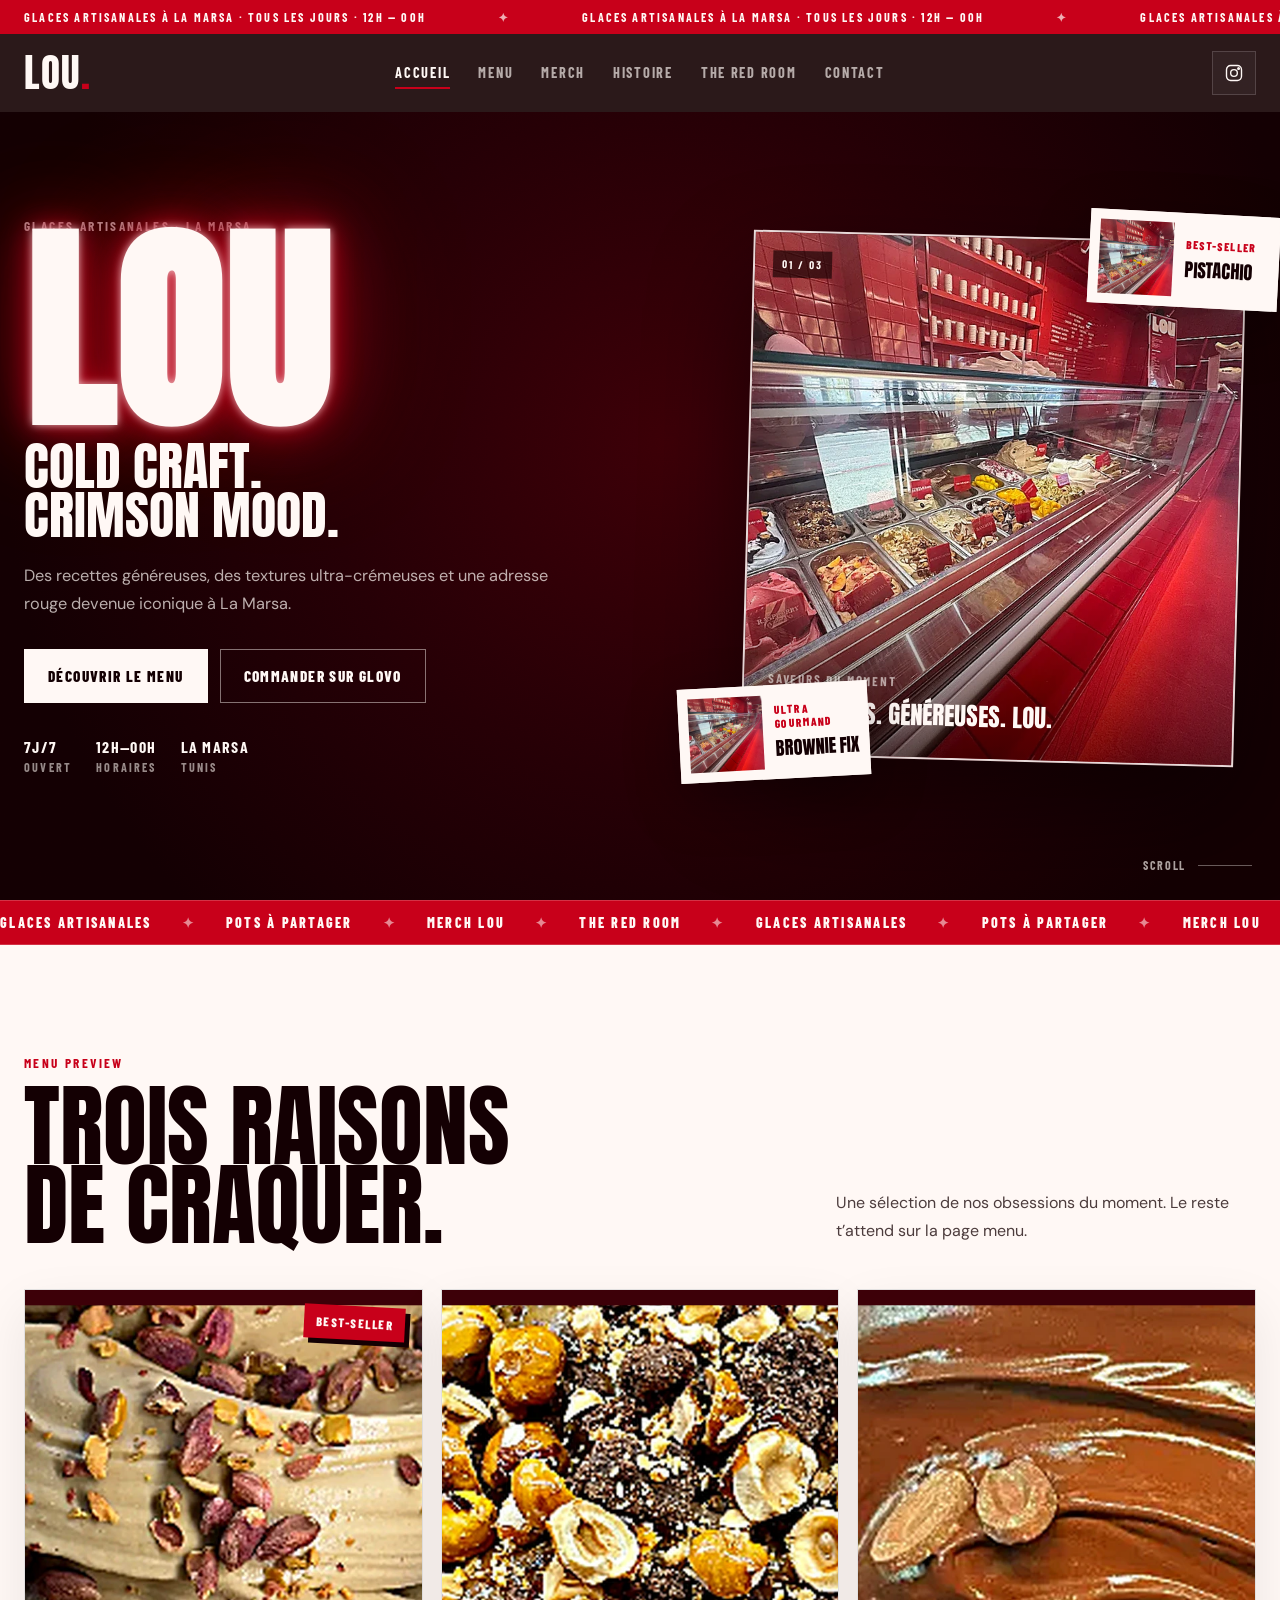
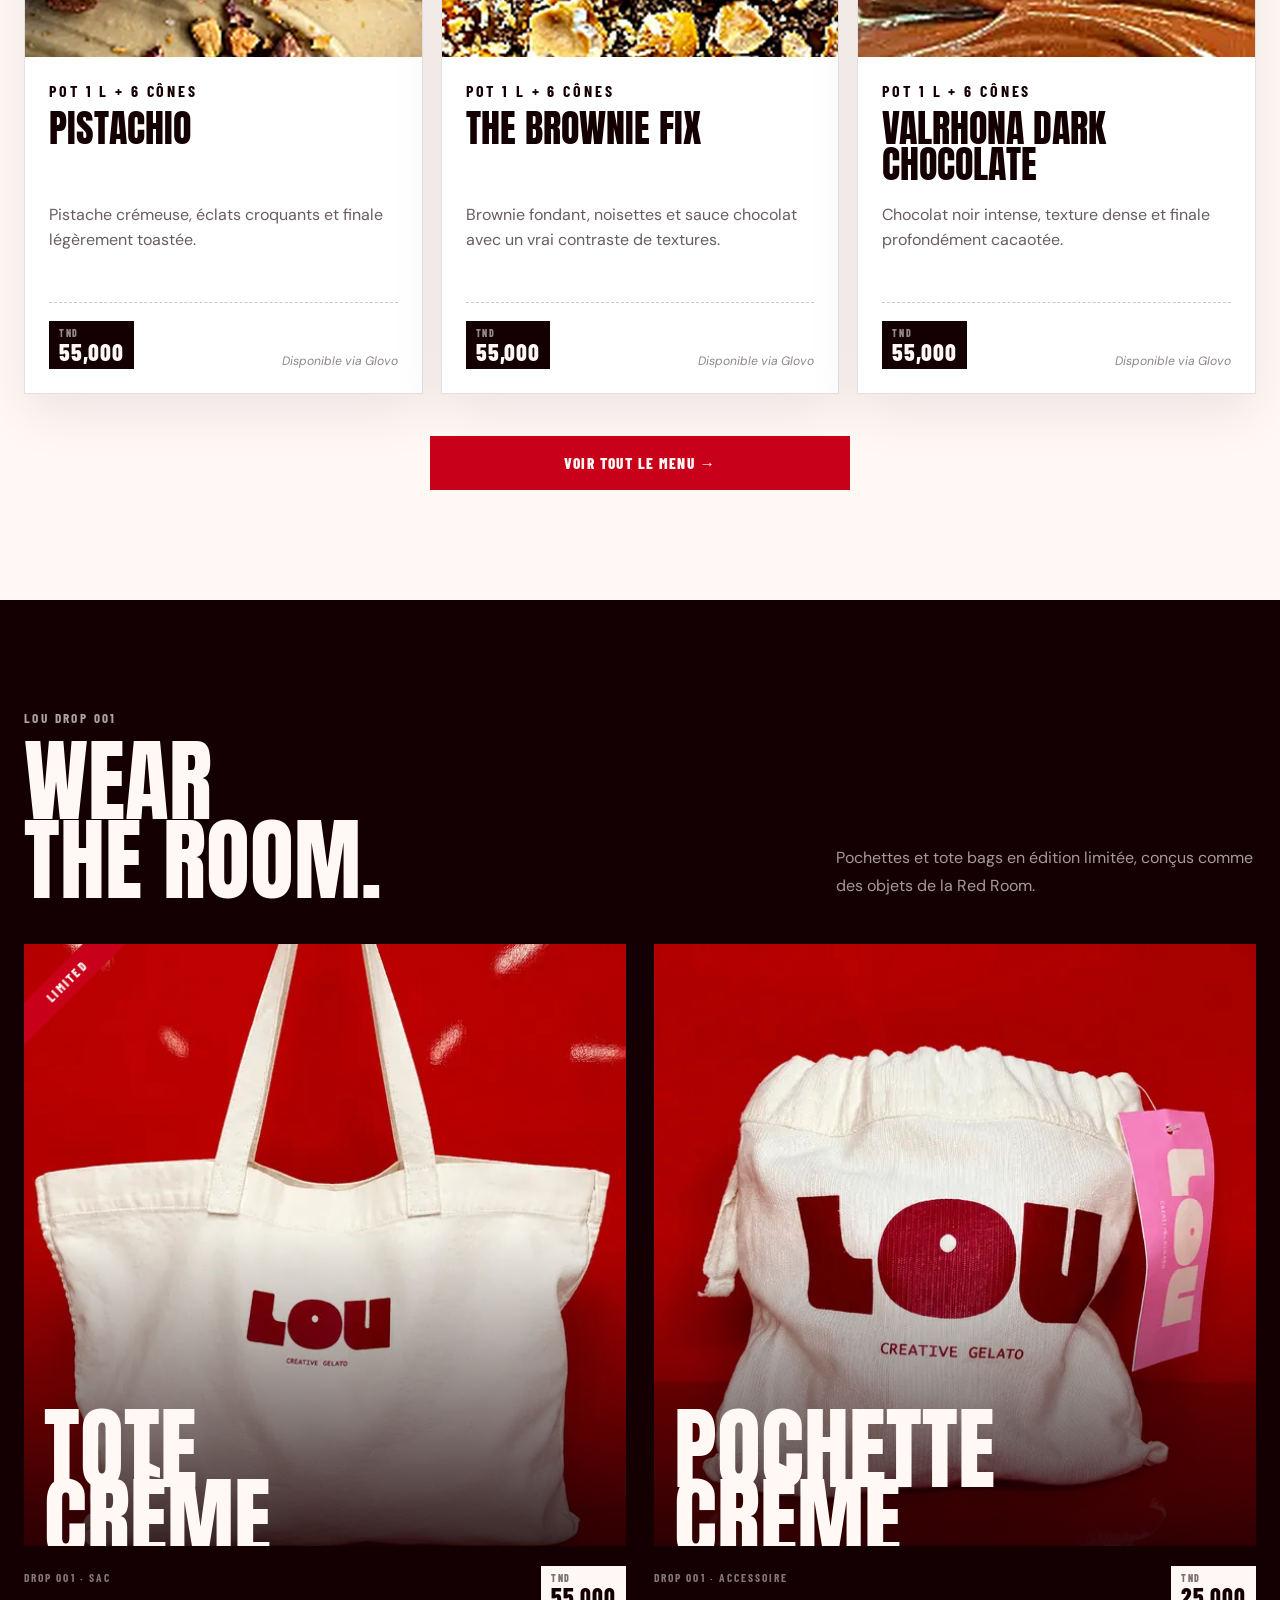
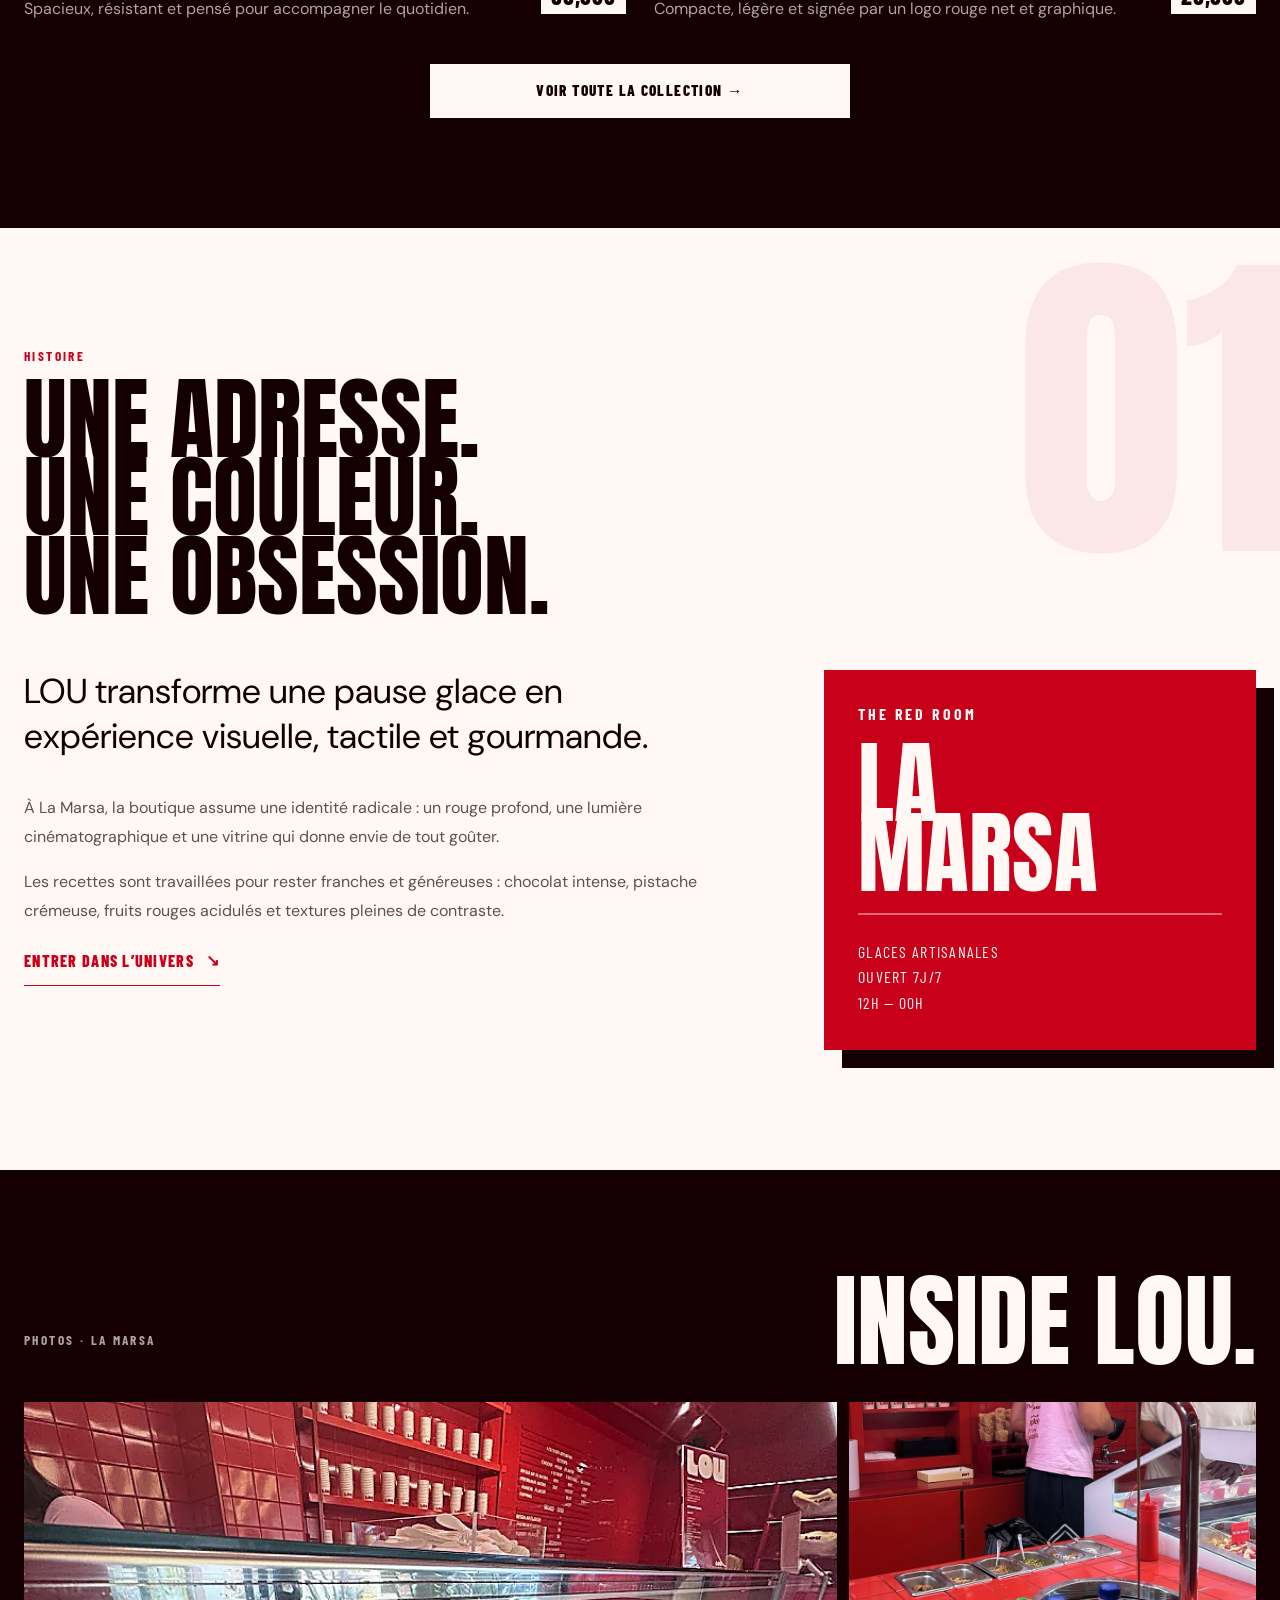
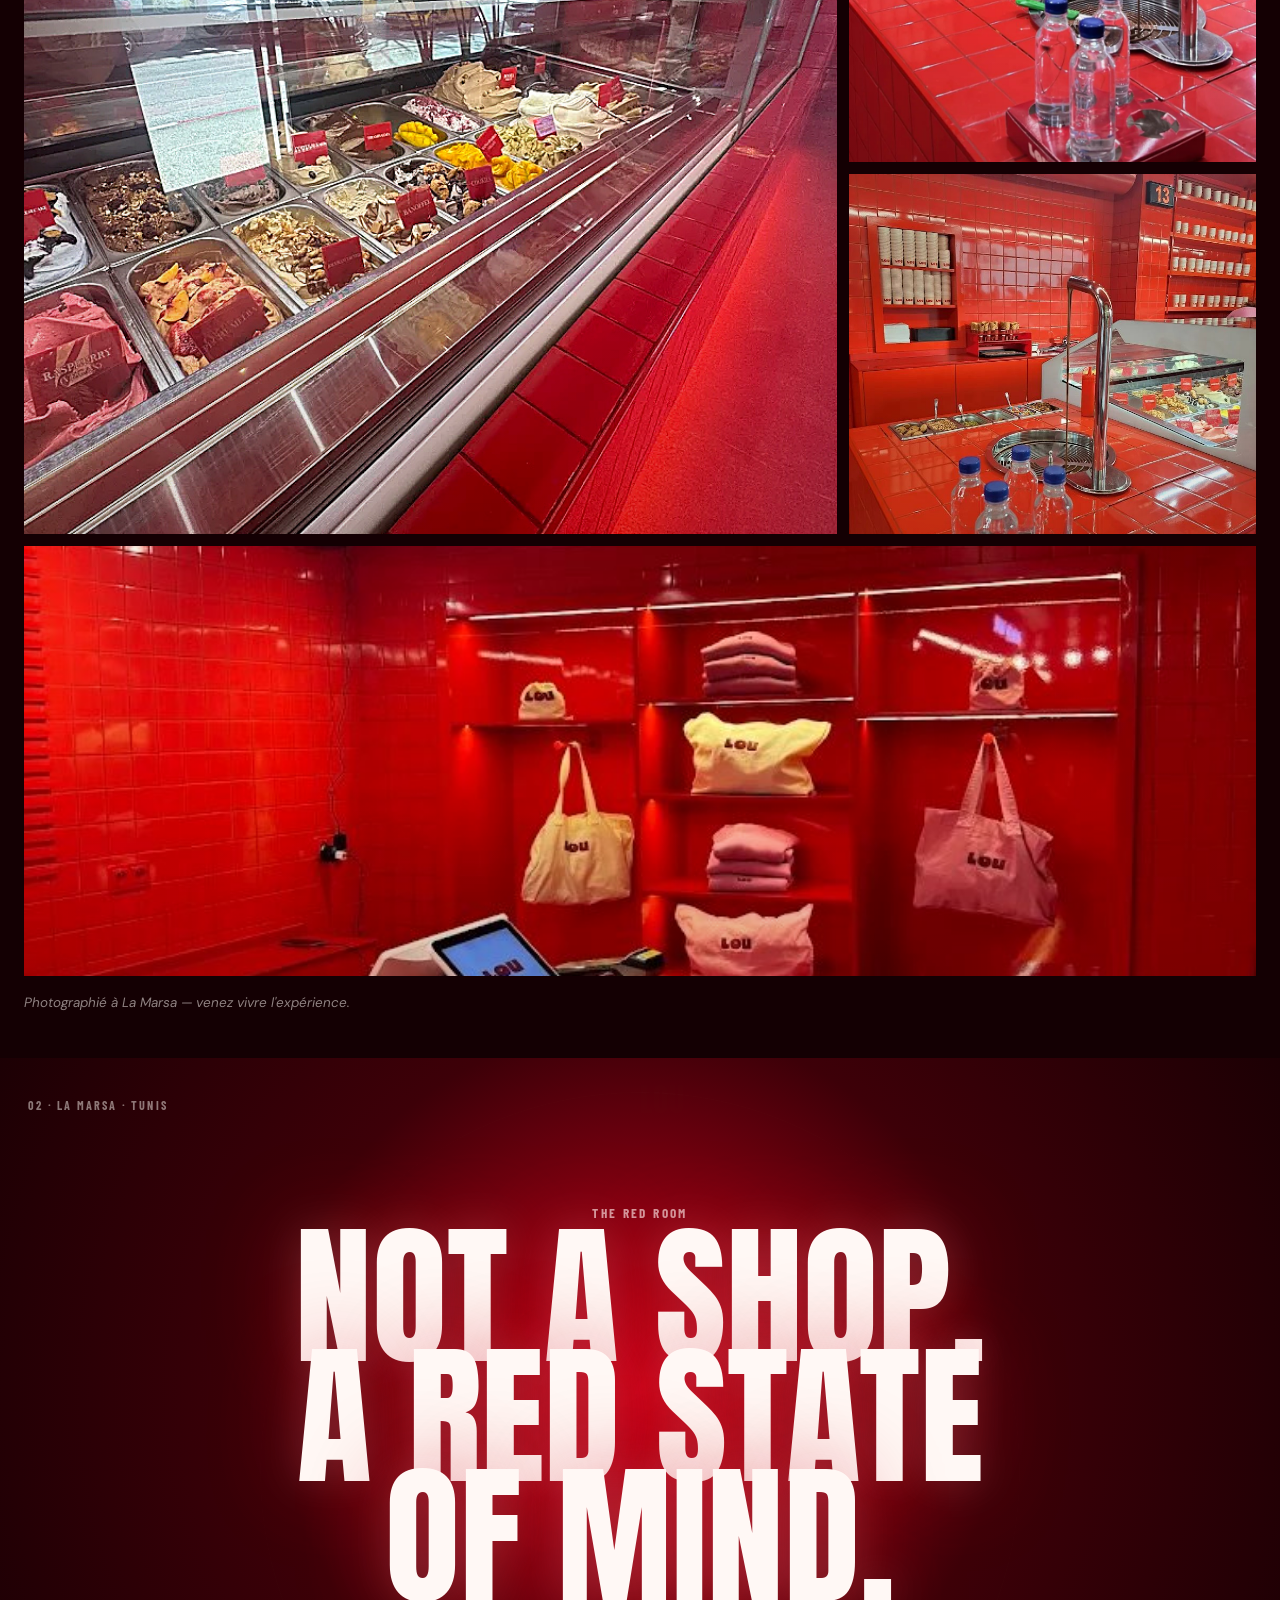
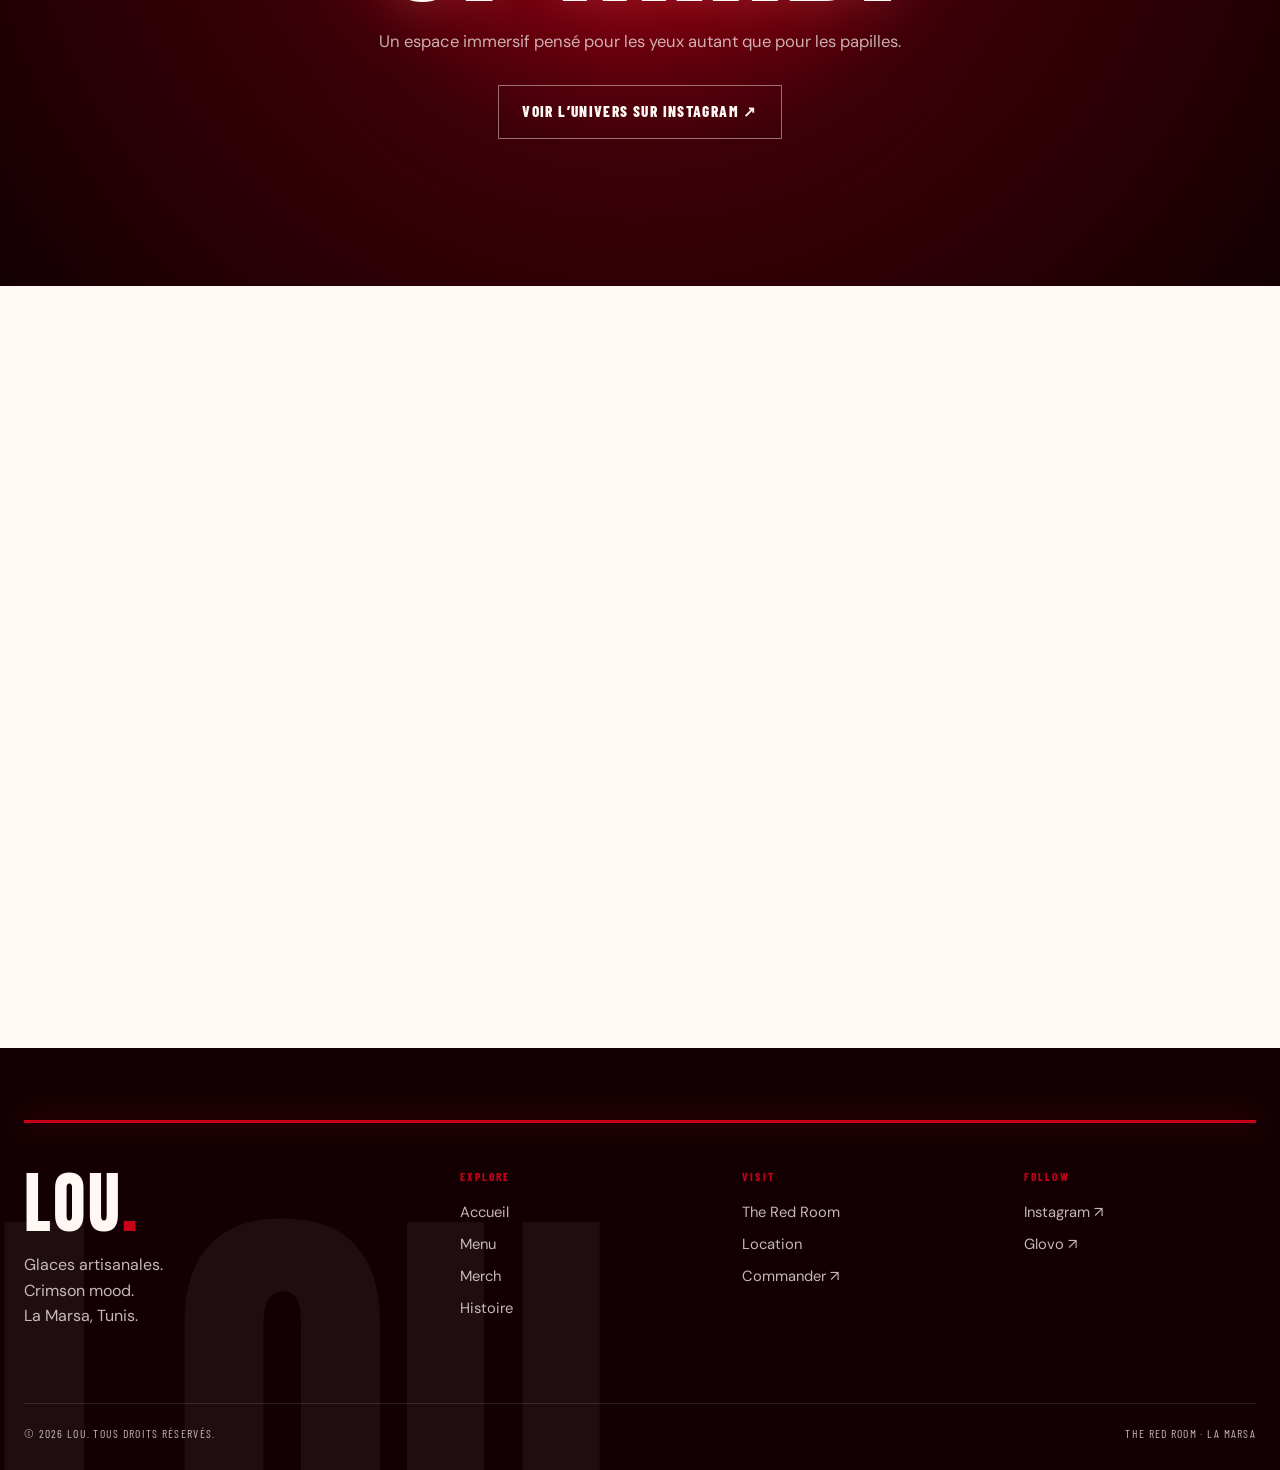
<file: index.html>
<!DOCTYPE html>

<html lang="fr">
<head>
<meta charset="utf-8"/>
<meta content="width=device-width, initial-scale=1.0" name="viewport"/><!-- MOBILE FIX: prime the split transition before first paint to avoid a flash --><script>try{if(sessionStorage.getItem('split-entering')==='true')document.documentElement.classList.add('split-entry-pending')}catch(e){}</script>
<meta content="LOU — glaces artisanales, The Red Room et merch iconique à La Marsa, Tunis." name="description"/>
<meta content="#140003" name="theme-color"/>
<title>LOU — Glaces artisanales à La Marsa</title>
<link href="https://fonts.googleapis.com" rel="preconnect"/>
<link crossorigin="" href="https://fonts.gstatic.com" rel="preconnect"/>
<link href="https://fonts.googleapis.com/css2?family=Anton&amp;family=Barlow+Condensed:wght@500;600;700;800&amp;family=DM+Sans:opsz,wght@9..40,400;9..40,500;9..40,600;9..40,700&amp;display=swap" rel="stylesheet"/>
<link href="data:image/svg+xml,&lt;svg xmlns='http://www.w3.org/2000/svg' viewBox='0 0 100 100'&gt;&lt;text y='.9em' font-size='90'&gt;🍦&lt;/text&gt;&lt;/svg&gt;" rel="icon"/>
<link href="style.css" rel="stylesheet"/>
<script defer="" src="script.js"></script>
</head>
<body class="page-home">
<!-- MOBILE FIX: GPU-accelerated split overlay; mobile timing is reduced in transitions.js --><div aria-hidden="true" id="split-overlay">
<div class="split-top"></div>
<div class="split-bottom"></div>
<div class="split-logo">LOU<span>.</span></div>
</div>
<!-- MOBILE FIX: compact announcement copy prevents wrapping on narrow screens --><div aria-label="Informations pratiques" class="announcement">
<div class="announcement-track"><span class="announcement-desktop">GLACES ARTISANALES À LA MARSA · TOUS LES JOURS · 12H — 00H</span><span aria-hidden="true" class="announcement-desktop">GLACES ARTISANALES À LA MARSA · TOUS LES JOURS · 12H — 00H</span><span aria-hidden="true" class="announcement-desktop">GLACES ARTISANALES À LA MARSA · TOUS LES JOURS · 12H — 00H</span><span class="announcement-mobile">LOU LA MARSA · 7J/7 · 12H—00H</span></div>
</div>
<header class="site-header" id="siteHeader">
<a aria-label="Accueil LOU" class="brand" href="index.html">LOU<span>.</span></a>
<nav aria-label="Navigation principale" class="desktop-nav">
<a data-nav="home" href="index.html">Accueil</a>
<a data-nav="menu" href="menu.html">Menu</a>
<a data-nav="merch" href="merch.html">Merch</a>
<a href="index.html#histoire">Histoire</a>
<a href="index.html#red-room">The Red Room</a>
<a href="index.html#location">Contact</a>
</nav>
<div class="header-actions">
<a aria-label="Instagram LOU" class="icon-link" href="https://www.instagram.com/loucreate__/" rel="noopener" target="_blank">
<svg aria-hidden="true" viewbox="0 0 24 24"><rect height="18" rx="5" width="18" x="3" y="3"></rect><circle cx="12" cy="12" r="4"></circle><circle cx="17.5" cy="6.5" r="1"></circle></svg>
</a>
<button aria-controls="mobileMenu" aria-expanded="false" aria-label="Ouvrir le menu" class="menu-toggle" id="menuToggle" type="button"><span></span><span></span></button>
</div>
<!-- MOBILE FIX: full-screen mobile navigation; state managed in script.js --><nav aria-hidden="true" aria-label="Navigation mobile" class="mobile-menu" id="mobileMenu">
<a data-nav="home" href="index.html">Accueil</a>
<a data-nav="menu" href="menu.html">Menu</a>
<a data-nav="merch" href="merch.html">Merch</a>
<a href="index.html#histoire">Histoire</a>
<a href="index.html#red-room">The Red Room</a>
<a href="index.html#location">Contact</a>
<a class="mobile-menu-cta" href="https://glovoapp.com/fr/tn/tunis/stores/lou-tis" rel="noopener" target="_blank">Commander sur Glovo ↗</a>
</nav>
</header>
<main>
<section class="hero hero-home" id="accueil">
<div aria-hidden="true" class="hero-noise"></div>
<div class="hero-inner container">
<div class="hero-copy reveal">
<p class="eyebrow eyebrow-light">Glaces artisanales · La Marsa</p>
<h1 aria-label="LOU" class="hero-logo">LOU</h1>
<p class="hero-tagline">Cold craft.<br/>Crimson mood.</p>
<p class="hero-description">Des recettes généreuses, des textures ultra-crémeuses et une adresse rouge devenue iconique à La Marsa.</p>
<div class="hero-actions">
<a class="button button-cream" href="menu.html">Découvrir le menu</a>
<a class="button button-outline-light" href="https://glovoapp.com/fr/tn/tunis/stores/lou-tis" rel="noopener" target="_blank">Commander sur Glovo</a>
</div>
<div class="hero-meta"><span><b>7J/7</b> Ouvert</span><span><b>12h—00h</b> Horaires</span><span><b>La Marsa</b> Tunis</span></div>
</div>
<div class="hero-visual reveal">
<div class="hero-image-frame">
<img alt="Vitrine de glaces artisanales LOU à La Marsa" decoding="async" fetchpriority="high" height="1035" loading="eager" sizes="(max-width: 920px) calc(100vw - 48px), 44vw" src="images/inside-1.jpg" srcset="assets/lou-vitrine-320.webp 320w, assets/lou-vitrine-640.webp 640w, assets/lou-vitrine-960.webp 960w, assets/lou-vitrine-1400.webp 1400w" width="960"/>
<span class="hero-image-index">01 / 03</span>
<div class="hero-image-caption"><span>Saveurs du moment</span><strong>Crémeuses. Généreuses. LOU.</strong></div>
</div>
<article class="hero-floating-card hero-floating-card-top"><img alt="Intérieur rouge de LOU à La Marsa" class="hero-side-photo hero-side-photo-right" decoding="async" fetchpriority="low" height="1024" loading="lazy" src="images/inside-1.jpg" width="765"/><div><span>Best-seller</span><strong>Pistachio</strong></div></article>
<article class="hero-floating-card hero-floating-card-bottom"><img alt="Vitrine et intérieur de LOU à La Marsa" class="hero-side-photo hero-side-photo-left" decoding="async" fetchpriority="low" height="1024" loading="lazy" src="images/inside-1.jpg" width="765"/><div><span>Ultra gourmand</span><strong>Brownie Fix</strong></div></article>
</div>
</div>
<a aria-label="Découvrir la suite" class="hero-scroll" href="#menu-preview"><span>Scroll</span><i></i></a>
</section>
<section aria-label="Atouts LOU" class="ticker"><div class="ticker-track"><span>GLACES ARTISANALES</span><i>✦</i><span>POTS À PARTAGER</span><i>✦</i><span>MERCH LOU</span><i>✦</i><span>THE RED ROOM</span><i>✦</i><span>GLACES ARTISANALES</span><i>✦</i><span>POTS À PARTAGER</span><i>✦</i><span>MERCH LOU</span><i>✦</i><span>THE RED ROOM</span><i>✦</i></div></section>
<section class="preview-section menu-preview" id="menu-preview">
<div class="section-heading container reveal">
<div><p class="eyebrow eyebrow-red">Menu preview</p><h2>Trois raisons<br/>de craquer.</h2></div>
<p class="heading-copy">Une sélection de nos obsessions du moment. Le reste t’attend sur la page menu.</p>
</div>
<div class="preview-grid container">
<article class="preview-card menu-preview-card reveal" data-menu-card="" data-parallax="0.05">
<span class="floating-badge">BEST-SELLER</span>
<div class="preview-media"><img alt="Glace Pistachio" decoding="async" height="960" loading="lazy" sizes="(max-width: 680px) calc(100vw - 34px), (max-width: 1100px) 50vw, 420px" src="assets/menu-pistachio-640.webp" srcset="assets/menu-pistachio-320.webp 320w, assets/menu-pistachio-640.webp 640w, assets/menu-pistachio-960.webp 960w" width="960"/></div>
<div class="preview-card-copy"><span class="utility-label">Pot 1 L + 6 cônes</span><h3>Pistachio</h3><p>Pistache crémeuse, éclats croquants et finale légèrement toastée.</p><div class="preview-card-bottom"><strong class="price-tag"><small>TND</small> 55,000</strong><span class="availability-note">Disponible via Glovo</span></div></div>
</article>
<article class="preview-card menu-preview-card reveal" data-menu-card="" data-parallax="0.08">
<div class="preview-media"><img alt="The Brownie Fix" decoding="async" height="960" loading="lazy" sizes="(max-width: 680px) calc(100vw - 34px), (max-width: 1100px) 50vw, 420px" src="assets/menu-brownie-fix-640.webp" srcset="assets/menu-brownie-fix-320.webp 320w, assets/menu-brownie-fix-640.webp 640w, assets/menu-brownie-fix-960.webp 960w" width="960"/></div>
<div class="preview-card-copy"><span class="utility-label">Pot 1 L + 6 cônes</span><h3>The Brownie Fix</h3><p>Brownie fondant, noisettes et sauce chocolat avec un vrai contraste de textures.</p><div class="preview-card-bottom"><strong class="price-tag"><small>TND</small> 55,000</strong><span class="availability-note">Disponible via Glovo</span></div></div>
</article>
<article class="preview-card menu-preview-card reveal" data-menu-card="" data-parallax="0.06">
<div class="preview-media"><img alt="Valrhona Dark Chocolate" decoding="async" height="960" loading="lazy" sizes="(max-width: 680px) calc(100vw - 34px), (max-width: 1100px) 50vw, 420px" src="assets/menu-valrhona-640.webp" srcset="assets/menu-valrhona-320.webp 320w, assets/menu-valrhona-640.webp 640w, assets/menu-valrhona-960.webp 960w" width="960"/></div>
<div class="preview-card-copy"><span class="utility-label">Pot 1 L + 6 cônes</span><h3>Valrhona Dark Chocolate</h3><p>Chocolat noir intense, texture dense et finale profondément cacaotée.</p><div class="preview-card-bottom"><strong class="price-tag"><small>TND</small> 55,000</strong><span class="availability-note">Disponible via Glovo</span></div></div>
</article>
</div>
<div class="section-cta container reveal"><a class="button button-red button-wide" href="menu.html">Voir tout le menu →</a></div>
</section>
<section class="preview-section merch-preview">
<div class="section-heading section-heading-dark container reveal">
<div><p class="eyebrow eyebrow-light">LOU Drop 001</p><h2>Wear<br/>the room.</h2></div>
<p class="heading-copy">Pochettes et tote bags en édition limitée, conçus comme des objets de la Red Room.</p>
</div>
<div class="merch-preview-grid container">
<article class="merch-editorial-card reveal" data-parallax="0.06">
<div class="merch-editorial-media"><span class="limited-ribbon">LIMITED</span><img alt="Tote Bag Crème LOU" decoding="async" height="960" loading="lazy" sizes="(max-width: 920px) calc(100vw - 34px), 50vw" src="assets/merch-tote-creme-640.webp" srcset="assets/merch-tote-creme-320.webp 320w, assets/merch-tote-creme-640.webp 640w, assets/merch-tote-creme-960.webp 960w" width="960"/><h3>TOTE<br/>CRÈME</h3></div>
<div class="merch-editorial-info"><div><span>DROP 001 · SAC</span><p>Spacieux, résistant et pensé pour accompagner le quotidien.</p></div><strong class="price-tag price-tag-dark"><small>TND</small> 55,000</strong></div>
</article>
<article class="merch-editorial-card reveal" data-parallax="0.09">
<div class="merch-editorial-media"><img alt="Pochette Crème LOU" decoding="async" height="960" loading="lazy" sizes="(max-width: 920px) calc(100vw - 34px), 50vw" src="assets/merch-pochette-creme-640.webp" srcset="assets/merch-pochette-creme-320.webp 320w, assets/merch-pochette-creme-640.webp 640w, assets/merch-pochette-creme-960.webp 960w" width="960"/><h3>POCHETTE<br/>CRÈME</h3></div>
<div class="merch-editorial-info"><div><span>DROP 001 · ACCESSOIRE</span><p>Compacte, légère et signée par un logo rouge net et graphique.</p></div><strong class="price-tag price-tag-dark"><small>TND</small> 25,000</strong></div>
</article>
</div>
<div class="section-cta container reveal"><a class="button button-cream button-wide" href="merch.html">Voir toute la collection →</a></div>
</section>
<section class="story-section" id="histoire">
<div aria-hidden="true" class="story-number">01</div>
<div class="story-heading container reveal"><p class="eyebrow eyebrow-red">Histoire</p><h2>Une adresse.<br/>Une couleur.<br/>Une obsession.</h2></div>
<div class="story-content container">
<div class="story-copy reveal"><p class="story-lead">LOU transforme une pause glace en expérience visuelle, tactile et gourmande.</p><p>À La Marsa, la boutique assume une identité radicale : un rouge profond, une lumière cinématographique et une vitrine qui donne envie de tout goûter.</p><p>Les recettes sont travaillées pour rester franches et généreuses : chocolat intense, pistache crémeuse, fruits rouges acidulés et textures pleines de contraste.</p><a class="text-link" href="#red-room">Entrer dans l’univers <span>↘</span></a></div>
<aside class="story-poster reveal"><span class="story-poster-label">THE RED ROOM</span><strong>LA<br/>MARSA</strong><div class="story-poster-rule"></div><p>Glaces artisanales<br/>Ouvert 7J/7<br/>12h — 00h</p></aside>
</div>
</section>
<section aria-labelledby="realPhotosTitle" class="real-photos-section" id="photos">
<div class="real-photos-heading container reveal">
<p class="eyebrow eyebrow-light">Photos · La Marsa</p>
<h2 id="realPhotosTitle">Inside LOU.</h2>
</div>
<div class="real-photo-grid container">
<figure class="real-photo real-photo-main reveal">
<img alt="La vitrine de glaces artisanales à l'intérieur de LOU" decoding="async" height="1020" loading="lazy" src="images/inside-1.jpg" width="765"/>
<figcaption>La Vitrine</figcaption>
</figure>
<figure class="real-photo real-photo-small-top reveal">
<img alt="Le comptoir de préparation et les garnitures chez LOU" decoding="async" height="1020" loading="lazy" src="images/inside-2.jpg" width="936"/>
<figcaption>Les Saveurs</figcaption>
</figure>
<figure class="real-photo real-photo-small-bottom reveal">
<img alt="L'intérieur rouge et le comptoir central de LOU" decoding="async" height="1020" loading="lazy" src="images/inside-3.jpg" width="765"/>
<figcaption>L'Ambiance</figcaption>
</figure>
<figure class="real-photo real-photo-wide reveal">
<img alt="L'espace Order Here et la collection merch de LOU" decoding="async" height="1020" loading="lazy" src="images/inside-4.jpg" width="765"/>
<figcaption>The Red Room</figcaption>
</figure>
</div>
<p class="real-photo-caption container">Photographié à La Marsa — venez vivre l'expérience.</p>
</section>
<section class="red-room-section" id="red-room">
<div aria-hidden="true" class="red-room-lines"></div>
<p class="red-room-index">02 · LA MARSA · TUNIS</p>
<div class="red-room-copy reveal"><p class="eyebrow eyebrow-light">The Red Room</p><h2>Not a shop.<br/>A red state<br/>of mind.</h2><p>Un espace immersif pensé pour les yeux autant que pour les papilles.</p><a class="button button-outline-light" href="https://www.instagram.com/loucreate__/" rel="noopener" target="_blank">Voir l’univers sur Instagram ↗</a></div>
<div aria-hidden="true" class="red-room-orbit"><span>LOU</span></div>
</section>
<section class="location-section" id="location">
<div class="map-wrap reveal"><iframe allowfullscreen="" loading="lazy" referrerpolicy="no-referrer-when-downgrade" src="https://www.google.com/maps/embed?pb=!1m18!1m12!1m3!1d3191.805!2d10.3302903!3d36.8807228!2m3!1f0!2f0!3f0!3m2!1i1024!2i768!4f13.1!3m3!1m2!1s0x12e2b5000ab8ae45%3A0xb8178661808ec50d!2sLOU+(glace)!5e0!3m2!1sfr!2stn!4v1700000000000!5m2!1sfr!2stn" title="Carte de LOU à La Marsa"></iframe></div>
<div class="location-card reveal"><p class="eyebrow eyebrow-red">Location</p><h2>Find<br/>the red.</h2><div class="location-list"><div><span>Adresse</span><strong>La Marsa, Tunis, Tunisie</strong></div><div><span>Horaires</span><strong>Tous les jours · 12h—00h</strong></div><div><span>Instagram</span><strong>@loucreate__</strong></div><div><span>Livraison</span><strong>Disponible via Glovo</strong></div></div><div class="location-actions"><a class="button button-red" href="https://www.google.com/maps/place/LOU+(glace)/@36.8807228,10.3328652,17z" rel="noopener" target="_blank">Ouvrir Google Maps</a><a class="button button-dark" href="https://www.instagram.com/loucreate__/" rel="noopener" target="_blank">Instagram</a></div></div>
</section>
</main>
<footer class="site-footer">
<div aria-hidden="true" class="footer-watermark">LOU</div><div class="footer-topline"></div>
<div class="footer-grid container">
<div class="footer-intro"><a class="footer-brand" href="index.html">LOU<span>.</span></a><p>Glaces artisanales.<br/>Crimson mood.<br/>La Marsa, Tunis.</p></div>
<div class="footer-column"><span>EXPLORE</span><a href="index.html">Accueil</a><a href="menu.html">Menu</a><a href="merch.html">Merch</a><a href="index.html#histoire">Histoire</a></div>
<div class="footer-column"><span>VISIT</span><a href="index.html#red-room">The Red Room</a><a href="index.html#location">Location</a><a href="https://glovoapp.com/fr/tn/tunis/stores/lou-tis" rel="noopener" target="_blank">Commander ↗</a></div>
<div class="footer-column"><span>FOLLOW</span><a href="https://www.instagram.com/loucreate__/" rel="noopener" target="_blank">Instagram ↗</a><a href="https://glovoapp.com/fr/tn/tunis/stores/lou-tis" rel="noopener" target="_blank">Glovo ↗</a></div>
</div>
<div class="footer-bottom container"><span>© 2026 LOU. Tous droits réservés.</span><span>THE RED ROOM · LA MARSA</span></div>
</footer>
<script defer="" src="transitions.js"></script>
<!-- MOBILE FIX: responsive layout, touch targets, overflow and image loading audited for 320–768px --></body>
</html>
</file>
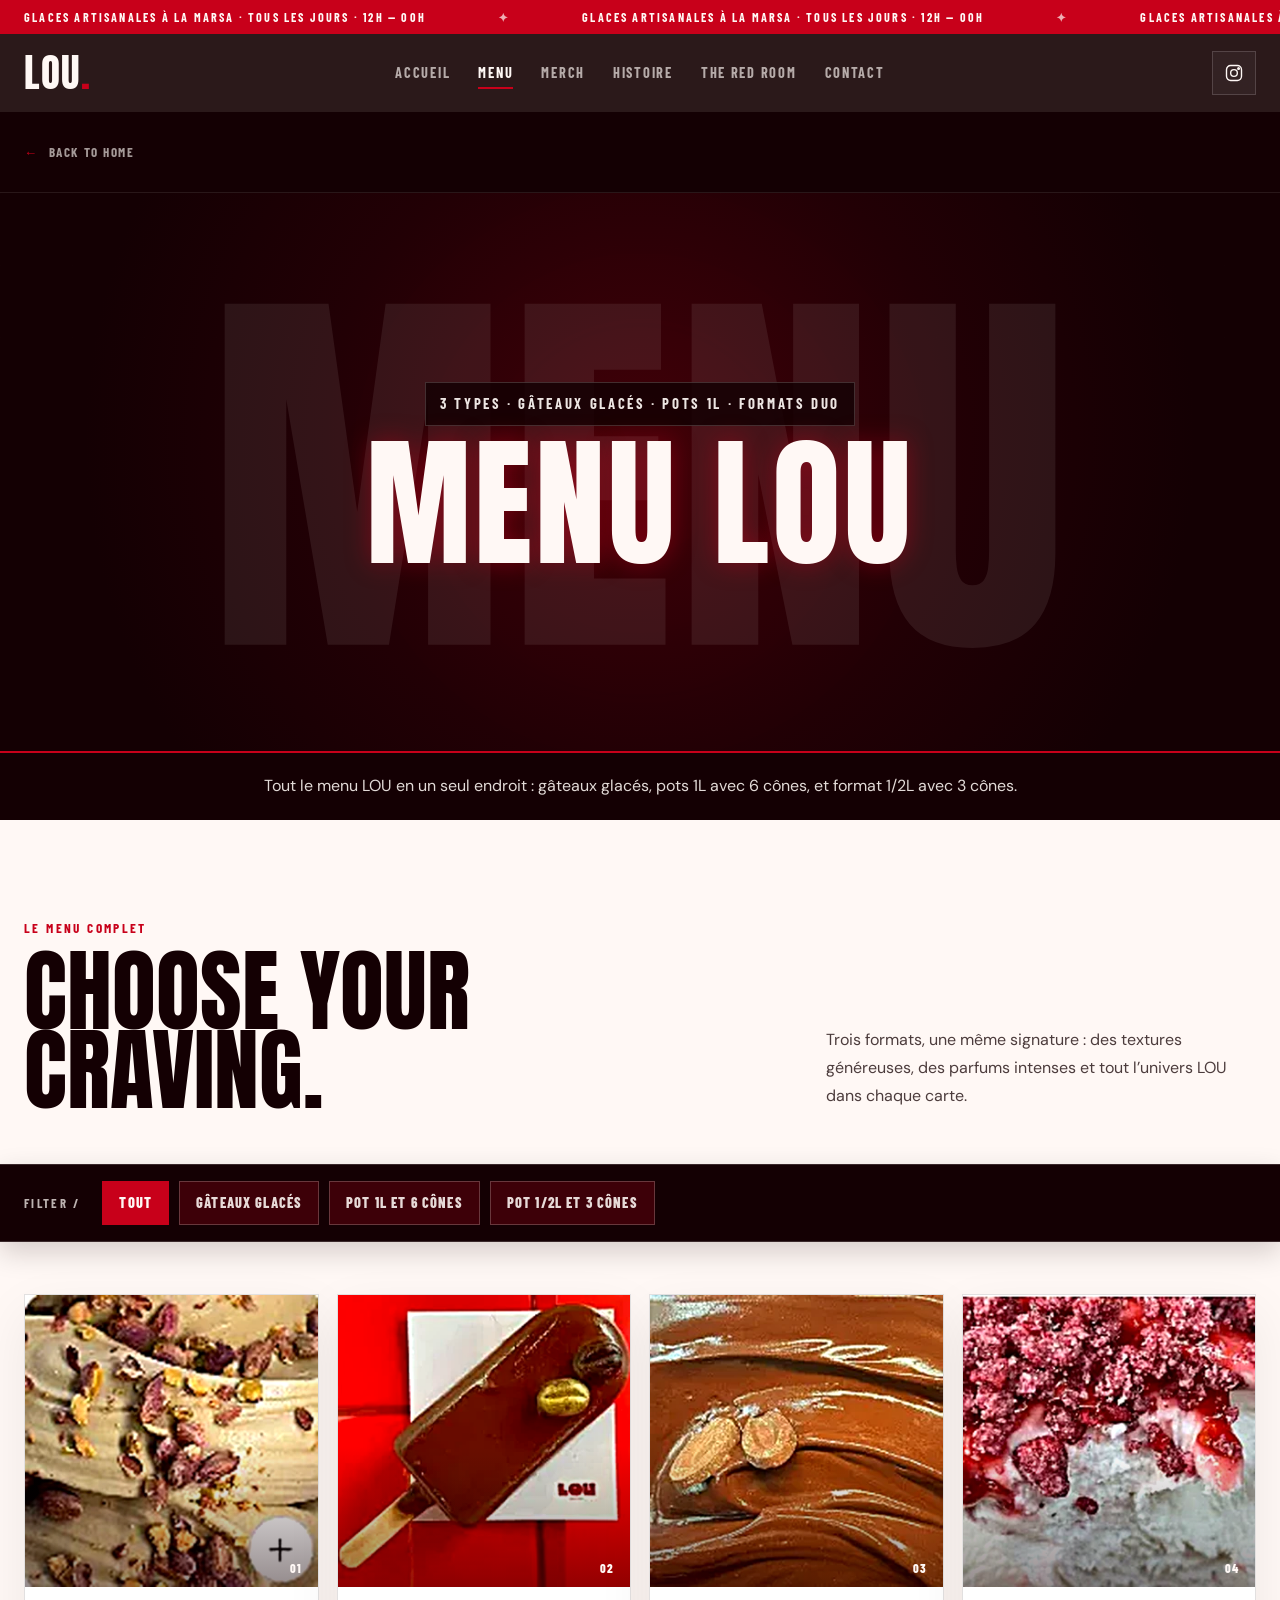
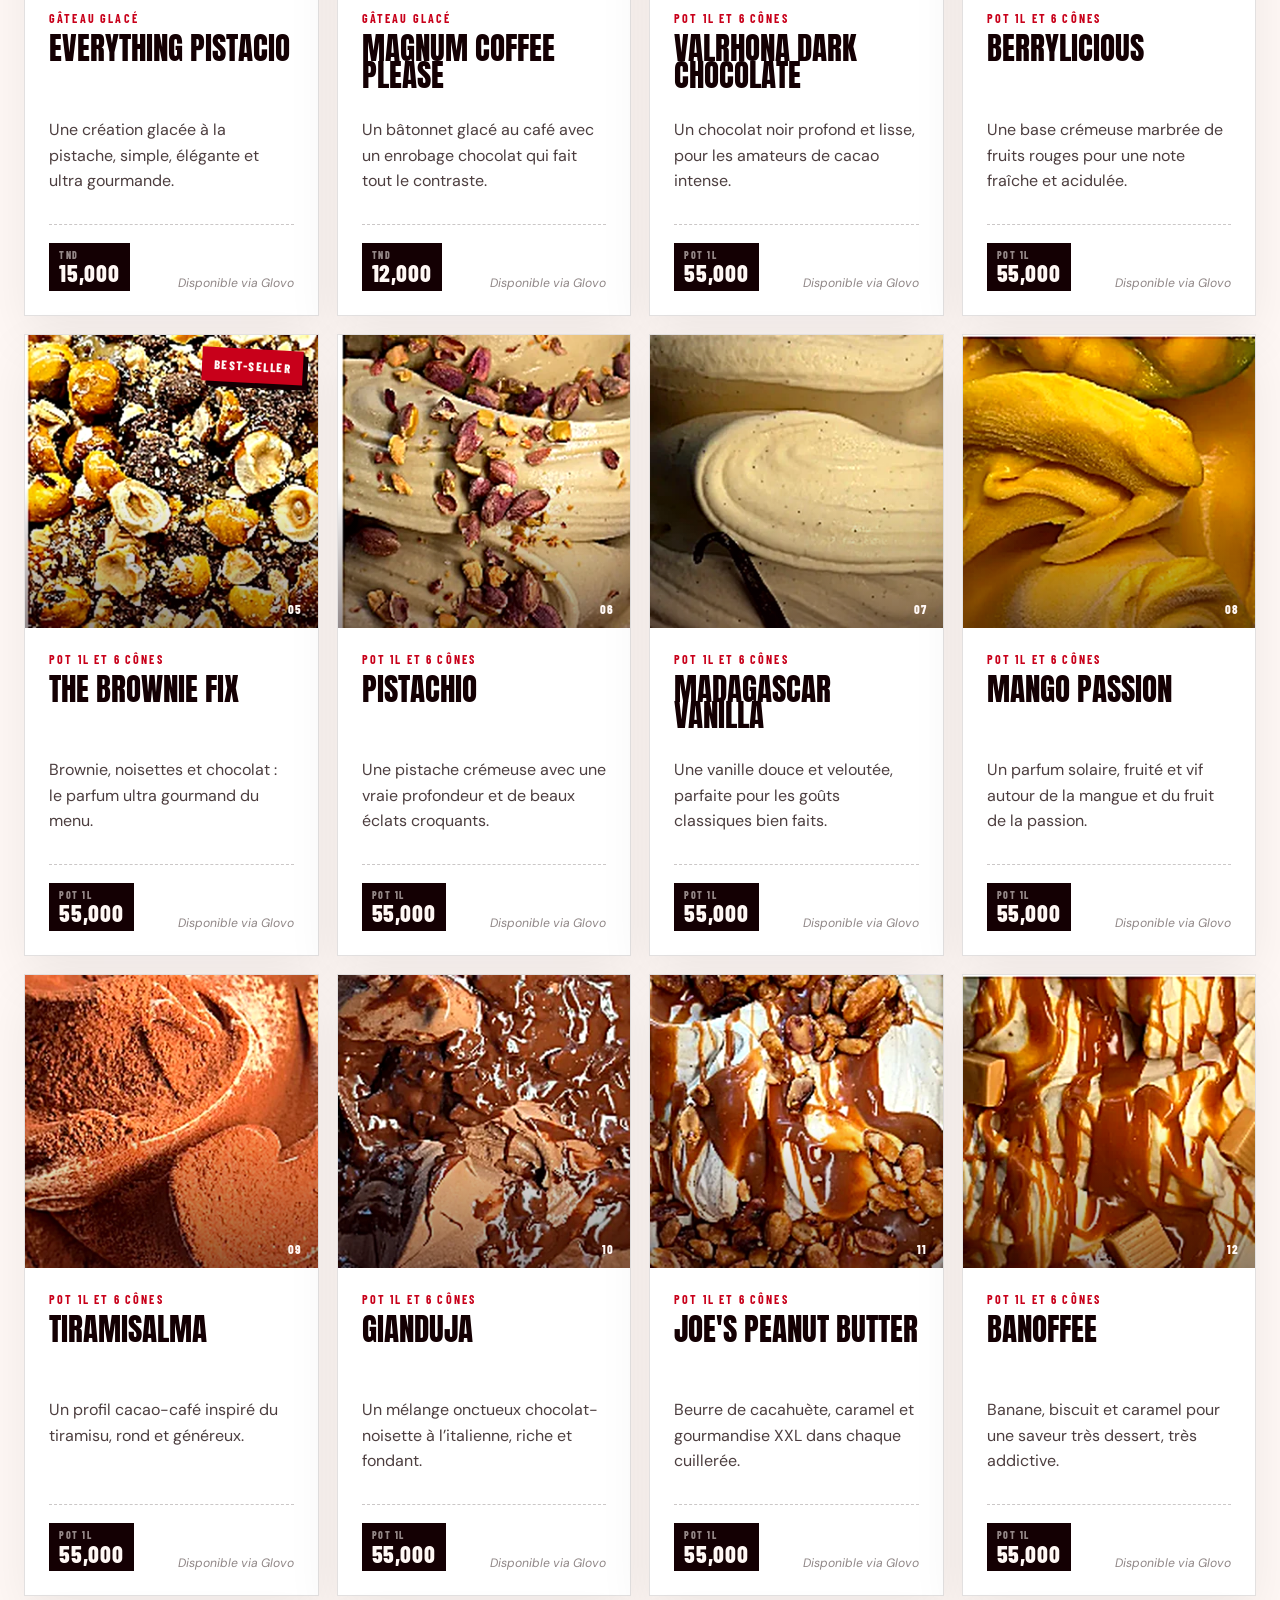
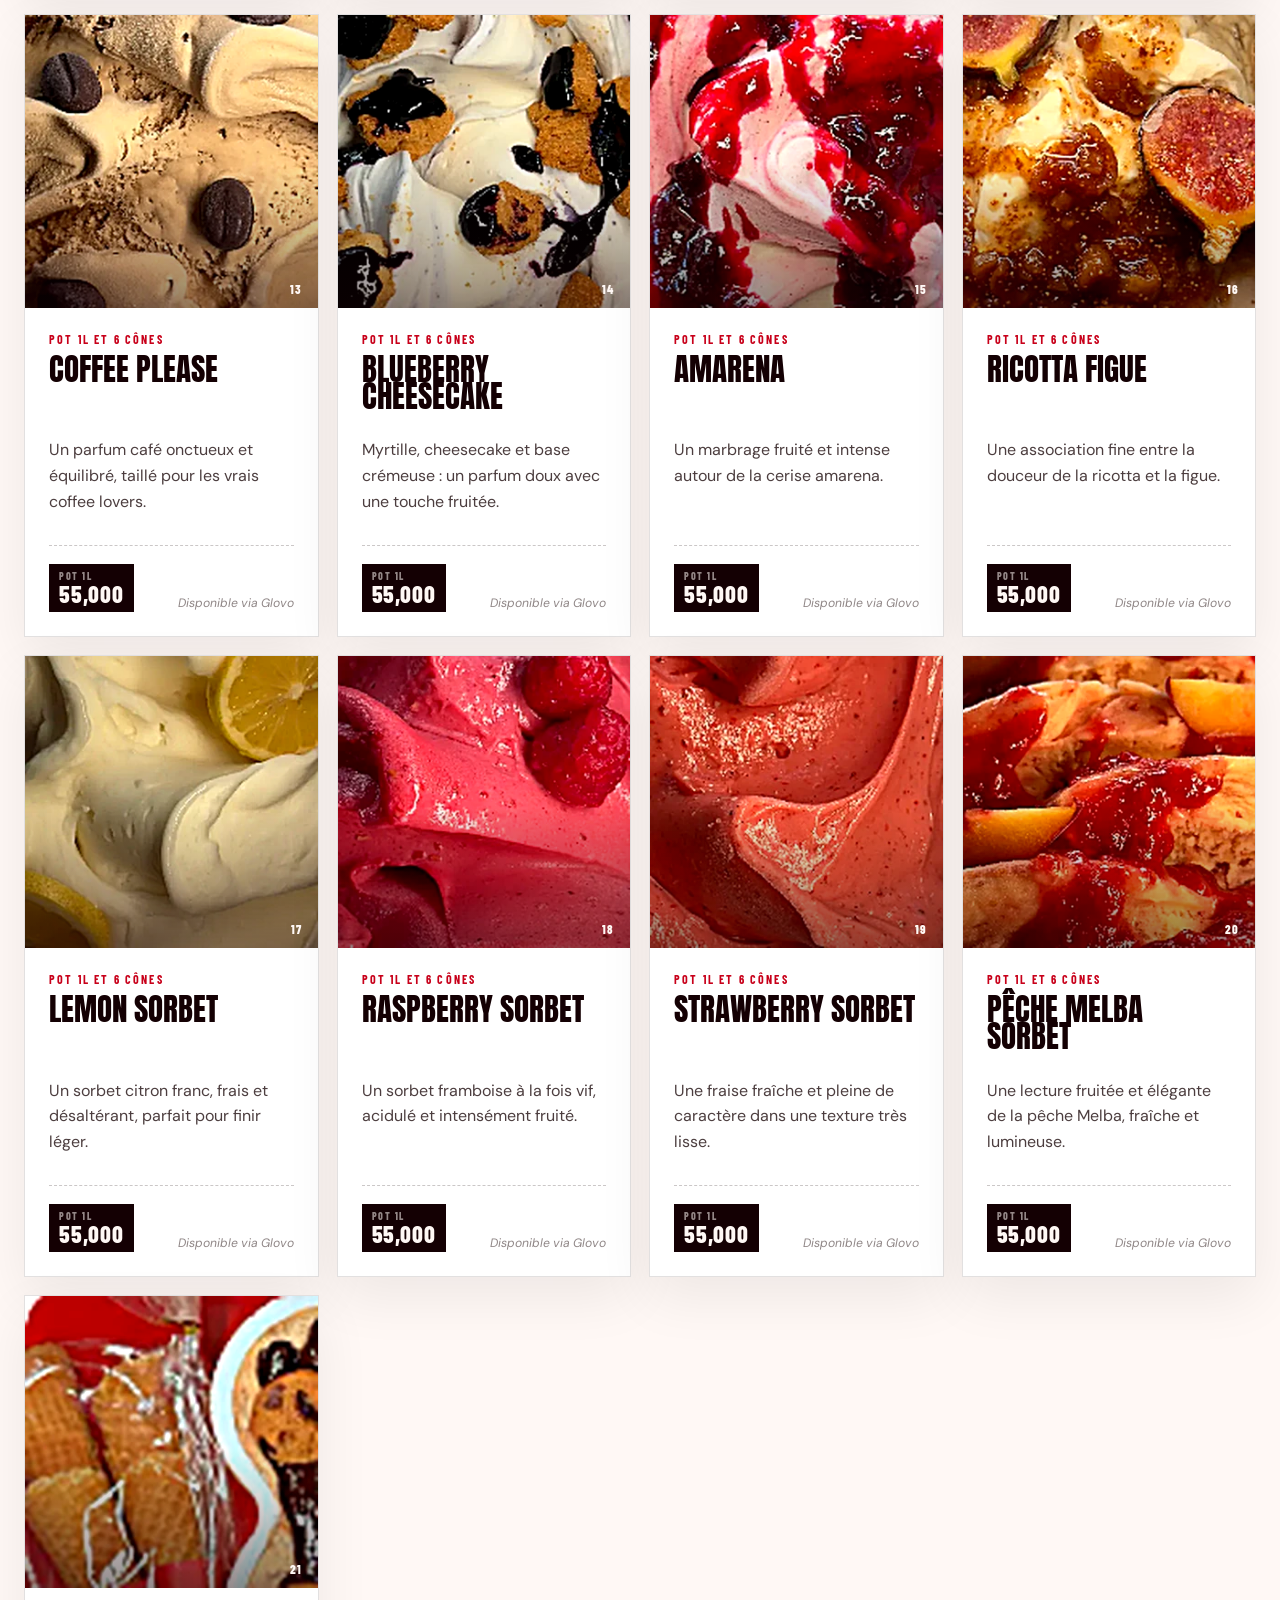
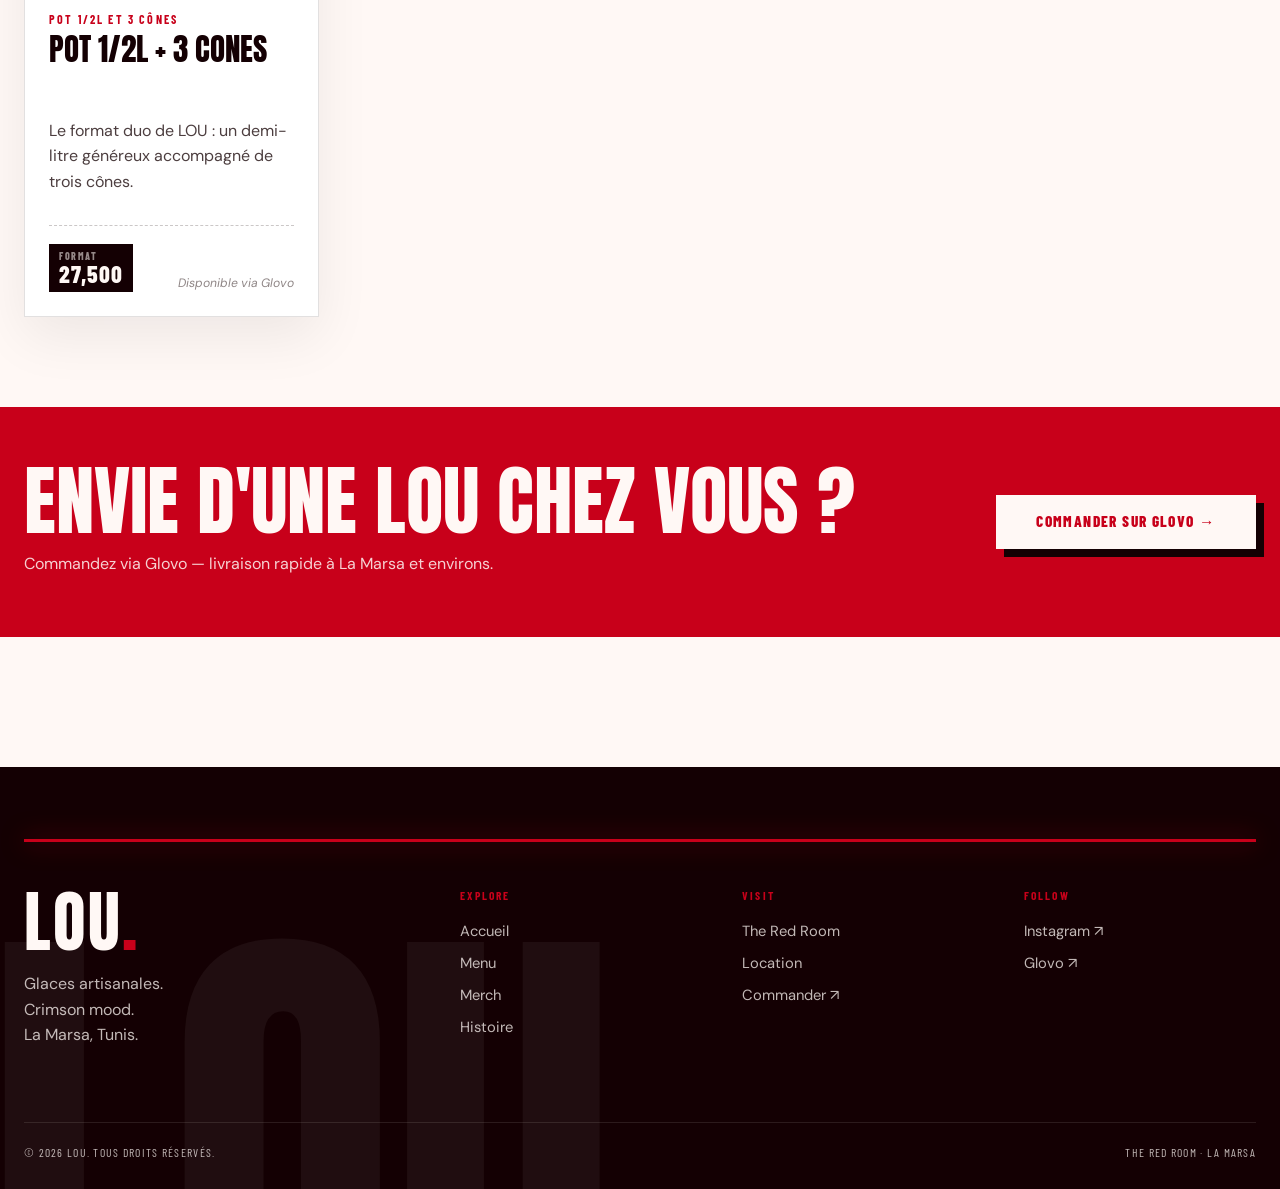
<file: menu.html>
<!DOCTYPE html>

<html lang="fr">
<head>
<meta charset="utf-8"/>
<meta content="width=device-width, initial-scale=1.0" name="viewport"/><!-- MOBILE FIX: prime the split transition before first paint to avoid a flash --><script>try{if(sessionStorage.getItem('split-entering')==='true')document.documentElement.classList.add('split-entry-pending')}catch(e){}</script>
<meta content="Découvrez le menu complet de LOU : gâteaux glacés, pots 1L et 6 cônes, et formats 1/2L à La Marsa." name="description"/>
<meta content="#140003" name="theme-color"/>
<title>Menu — LOU La Marsa</title>
<link href="https://fonts.googleapis.com" rel="preconnect"/>
<link crossorigin="" href="https://fonts.gstatic.com" rel="preconnect"/>
<link href="https://fonts.googleapis.com/css2?family=Anton&amp;family=Barlow+Condensed:wght@500;600;700;800&amp;family=DM+Sans:opsz,wght@9..40,400;9..40,500;9..40,600;9..40,700&amp;display=swap" rel="stylesheet"/>
<link href="data:image/svg+xml,&lt;svg xmlns='http://www.w3.org/2000/svg' viewBox='0 0 100 100'&gt;&lt;text y='.9em' font-size='90'&gt;🍦&lt;/text&gt;&lt;/svg&gt;" rel="icon"/>
<link href="style.css" rel="stylesheet"/>
<script defer="" src="script.js"></script>
</head>
<body class="page-menu">
<!-- MOBILE FIX: GPU-accelerated split overlay; mobile timing is reduced in transitions.js --><div aria-hidden="true" id="split-overlay">
<div class="split-top"></div>
<div class="split-bottom"></div>
<div class="split-logo">LOU<span>.</span></div>
</div>
<!-- MOBILE FIX: compact announcement copy prevents wrapping on narrow screens --><div aria-label="Informations pratiques" class="announcement"><div class="announcement-track"><span class="announcement-desktop">GLACES ARTISANALES À LA MARSA · TOUS LES JOURS · 12H — 00H</span><span aria-hidden="true" class="announcement-desktop">GLACES ARTISANALES À LA MARSA · TOUS LES JOURS · 12H — 00H</span><span aria-hidden="true" class="announcement-desktop">GLACES ARTISANALES À LA MARSA · TOUS LES JOURS · 12H — 00H</span><span class="announcement-mobile">LOU LA MARSA · 7J/7 · 12H—00H</span></div></div>
<header class="site-header" id="siteHeader">
<a aria-label="Accueil LOU" class="brand" href="index.html">LOU<span>.</span></a>
<nav aria-label="Navigation principale" class="desktop-nav"><a data-nav="home" href="index.html">Accueil</a><a data-nav="menu" href="menu.html">Menu</a><a data-nav="merch" href="merch.html">Merch</a><a href="index.html#histoire">Histoire</a><a href="index.html#red-room">The Red Room</a><a href="index.html#location">Contact</a></nav>
<div class="header-actions"><a aria-label="Instagram LOU" class="icon-link" href="https://www.instagram.com/loucreate__/" rel="noopener" target="_blank"><svg aria-hidden="true" viewbox="0 0 24 24"><rect height="18" rx="5" width="18" x="3" y="3"></rect><circle cx="12" cy="12" r="4"></circle><circle cx="17.5" cy="6.5" r="1"></circle></svg></a><button aria-controls="mobileMenu" aria-expanded="false" aria-label="Ouvrir le menu" class="menu-toggle" id="menuToggle" type="button"><span></span><span></span></button></div>
<!-- MOBILE FIX: full-screen mobile navigation; state managed in script.js --><nav aria-hidden="true" aria-label="Navigation mobile" class="mobile-menu" id="mobileMenu"><a data-nav="home" href="index.html">Accueil</a><a data-nav="menu" href="menu.html">Menu</a><a data-nav="merch" href="merch.html">Merch</a><a href="index.html#histoire">Histoire</a><a href="index.html#red-room">The Red Room</a><a href="index.html#location">Contact</a><a class="mobile-menu-cta" href="https://glovoapp.com/fr/tn/tunis/stores/lou-tis" rel="noopener" target="_blank">Commander sur Glovo ↗</a></nav>
</header>
<main>
<div class="breadcrumb-wrap"><a class="breadcrumb" href="index.html"><span>←</span> Back to Home</a></div>
<section aria-labelledby="menu-page-title" class="page-hero page-hero-menu">
<div aria-hidden="true" class="page-hero-grid"></div>
<div aria-hidden="true" class="page-hero-watermark">MENU</div>
<div class="page-hero-content">
<p class="page-hero-kicker">3 types · Gâteaux glacés · Pots 1L · Formats duo</p>
<h1 id="menu-page-title">Menu LOU</h1>
</div>
</section>
<div class="page-hero-description-strip">
<p>Tout le menu LOU en un seul endroit : gâteaux glacés, pots 1L avec 6 cônes, et format 1/2L avec 3 cônes.</p>
</div>
<section class="catalog-section catalog-menu">
<div class="catalog-intro container reveal"><div><p class="eyebrow eyebrow-red">Le menu complet</p><h2>Choose your<br/>craving.</h2></div><p>Trois formats, une même signature : des textures généreuses, des parfums intenses et tout l’univers LOU dans chaque carte.</p></div>
<div class="filter-bar-wrap">
<div aria-label="Filtrer le menu" class="filter-bar container" role="group">
<span class="filter-label">FILTER /</span>
<button class="filter-button is-active" data-filter="all" data-filter-group="menu" type="button">Tout</button>
<button class="filter-button" data-filter="gateaux" data-filter-group="menu" type="button">Gâteaux glacés</button>
<button class="filter-button" data-filter="pot1l" data-filter-group="menu" type="button">Pot 1L et 6 cônes</button>
<button class="filter-button" data-filter="pot12l" data-filter-group="menu" type="button">Pot 1/2L et 3 cônes</button>
</div>
</div>
<div class="catalog-grid menu-catalog-grid container" data-filter-grid="menu">
<article class="menu-catalog-card reveal" data-category="gateaux" data-menu-card="">
<div class="menu-catalog-media"><img alt="Gâteau glacé Everything Pistacio" decoding="async" height="960" loading="lazy" sizes="(max-width: 680px) calc(100vw - 34px), (max-width: 1100px) 50vw, 320px" src="assets/menu-everything-pistacio-640.webp" srcset="assets/menu-everything-pistacio-320.webp 320w, assets/menu-everything-pistacio-640.webp 640w, assets/menu-everything-pistacio-960.webp 960w" width="960"/><span class="card-number">01</span></div>
<div class="menu-catalog-copy"><p class="menu-card-kicker">Gâteau glacé</p><h3>Everything
Pistacio</h3><p>Une création glacée à la pistache, simple, élégante et ultra gourmande.</p><div class="menu-catalog-bottom"><strong class="price-tag"><small>TND</small> 15,000</strong><span class="availability-note">Disponible via Glovo</span></div></div>
<div aria-hidden="true" class="menu-card-detail"><span class="utility-label">DÉTAIL</span><p>Gâteau glacé individuel · pistache · service frais.</p><button aria-label="Fermer le détail" class="menu-details-toggle" type="button">×</button></div><button aria-label="Voir le détail de Everything Pistacio" class="menu-card-hit" type="button"></button>
</article>
<article class="menu-catalog-card reveal" data-category="gateaux" data-menu-card="">
<div class="menu-catalog-media"><img alt="Magnum Coffee Please" decoding="async" height="960" loading="lazy" sizes="(max-width: 680px) calc(100vw - 34px), (max-width: 1100px) 50vw, 320px" src="assets/menu-magnum-coffee-please-640.webp" srcset="assets/menu-magnum-coffee-please-320.webp 320w, assets/menu-magnum-coffee-please-640.webp 640w, assets/menu-magnum-coffee-please-960.webp 960w" width="960"/><span class="card-number">02</span></div>
<div class="menu-catalog-copy"><p class="menu-card-kicker">Gâteau glacé</p><h3>Magnum
Coffee Please</h3><p>Un bâtonnet glacé au café avec un enrobage chocolat qui fait tout le contraste.</p><div class="menu-catalog-bottom"><strong class="price-tag"><small>TND</small> 12,000</strong><span class="availability-note">Disponible via Glovo</span></div></div>
<div aria-hidden="true" class="menu-card-detail"><span class="utility-label">DÉTAIL</span><p>Bâtonnet glacé · café · enrobage chocolat.</p><button aria-label="Fermer le détail" class="menu-details-toggle" type="button">×</button></div><button aria-label="Voir le détail de Magnum Coffee Please" class="menu-card-hit" type="button"></button>
</article>
<article class="menu-catalog-card reveal" data-category="pot1l" data-menu-card="">
<div class="menu-catalog-media"><img alt="Valrhona Dark Chocolate" decoding="async" height="960" loading="lazy" sizes="(max-width: 680px) calc(100vw - 34px), (max-width: 1100px) 50vw, 320px" src="assets/menu-valrhona-640.webp" srcset="assets/menu-valrhona-320.webp 320w, assets/menu-valrhona-640.webp 640w, assets/menu-valrhona-960.webp 960w" width="960"/><span class="card-number">03</span></div>
<div class="menu-catalog-copy"><p class="menu-card-kicker">Pot 1L et 6 cônes</p><h3>Valrhona
Dark Chocolate</h3><p>Un chocolat noir profond et lisse, pour les amateurs de cacao intense.</p><div class="menu-catalog-bottom"><strong class="price-tag"><small>POT 1L</small> 55,000</strong><span class="availability-note">Disponible via Glovo</span></div></div>
<div aria-hidden="true" class="menu-card-detail"><span class="utility-label">DÉTAIL</span><p>Pot 1L + 6 cônes · chocolat noir intense.</p><button aria-label="Fermer le détail" class="menu-details-toggle" type="button">×</button></div><button aria-label="Voir le détail de Valrhona Dark Chocolate" class="menu-card-hit" type="button"></button>
</article>
<article class="menu-catalog-card reveal" data-category="pot1l" data-menu-card="">
<div class="menu-catalog-media"><img alt="Berrylicious" decoding="async" height="960" loading="lazy" sizes="(max-width: 680px) calc(100vw - 34px), (max-width: 1100px) 50vw, 320px" src="assets/menu-berrylicious-640.webp" srcset="assets/menu-berrylicious-320.webp 320w, assets/menu-berrylicious-640.webp 640w, assets/menu-berrylicious-960.webp 960w" width="960"/><span class="card-number">04</span></div>
<div class="menu-catalog-copy"><p class="menu-card-kicker">Pot 1L et 6 cônes</p><h3>Berrylicious</h3><p>Une base crémeuse marbrée de fruits rouges pour une note fraîche et acidulée.</p><div class="menu-catalog-bottom"><strong class="price-tag"><small>POT 1L</small> 55,000</strong><span class="availability-note">Disponible via Glovo</span></div></div>
<div aria-hidden="true" class="menu-card-detail"><span class="utility-label">DÉTAIL</span><p>Pot 1L + 6 cônes · fruits rouges · texture crémeuse.</p><button aria-label="Fermer le détail" class="menu-details-toggle" type="button">×</button></div><button aria-label="Voir le détail de Berrylicious" class="menu-card-hit" type="button"></button>
</article>
<article class="menu-catalog-card reveal" data-category="pot1l" data-menu-card="">
<span class="floating-badge">BEST-SELLER</span><div class="menu-catalog-media"><img alt="The Brownie Fix" decoding="async" height="960" loading="lazy" sizes="(max-width: 680px) calc(100vw - 34px), (max-width: 1100px) 50vw, 320px" src="assets/menu-brownie-fix-640.webp" srcset="assets/menu-brownie-fix-320.webp 320w, assets/menu-brownie-fix-640.webp 640w, assets/menu-brownie-fix-960.webp 960w" width="960"/><span class="card-number">05</span></div>
<div class="menu-catalog-copy"><p class="menu-card-kicker">Pot 1L et 6 cônes</p><h3>The
Brownie Fix</h3><p>Brownie, noisettes et chocolat : le parfum ultra gourmand du menu.</p><div class="menu-catalog-bottom"><strong class="price-tag"><small>POT 1L</small> 55,000</strong><span class="availability-note">Disponible via Glovo</span></div></div>
<div aria-hidden="true" class="menu-card-detail"><span class="utility-label">DÉTAIL</span><p>Pot 1L + 6 cônes · brownie · noisette · chocolat.</p><button aria-label="Fermer le détail" class="menu-details-toggle" type="button">×</button></div><button aria-label="Voir le détail de The Brownie Fix" class="menu-card-hit" type="button"></button>
</article>
<article class="menu-catalog-card reveal" data-category="pot1l" data-menu-card="">
<div class="menu-catalog-media"><img alt="Pistachio" decoding="async" height="960" loading="lazy" sizes="(max-width: 680px) calc(100vw - 34px), (max-width: 1100px) 50vw, 320px" src="assets/menu-pistachio-640.webp" srcset="assets/menu-pistachio-320.webp 320w, assets/menu-pistachio-640.webp 640w, assets/menu-pistachio-960.webp 960w" width="960"/><span class="card-number">06</span></div>
<div class="menu-catalog-copy"><p class="menu-card-kicker">Pot 1L et 6 cônes</p><h3>Pistachio</h3><p>Une pistache crémeuse avec une vraie profondeur et de beaux éclats croquants.</p><div class="menu-catalog-bottom"><strong class="price-tag"><small>POT 1L</small> 55,000</strong><span class="availability-note">Disponible via Glovo</span></div></div>
<div aria-hidden="true" class="menu-card-detail"><span class="utility-label">DÉTAIL</span><p>Pot 1L + 6 cônes · pistache · croquant.</p><button aria-label="Fermer le détail" class="menu-details-toggle" type="button">×</button></div><button aria-label="Voir le détail de Pistachio" class="menu-card-hit" type="button"></button>
</article>
<article class="menu-catalog-card reveal" data-category="pot1l" data-menu-card="">
<div class="menu-catalog-media"><img alt="Madagascar Vanilla" decoding="async" height="960" loading="lazy" sizes="(max-width: 680px) calc(100vw - 34px), (max-width: 1100px) 50vw, 320px" src="assets/menu-madagascar-vanilla-640.webp" srcset="assets/menu-madagascar-vanilla-320.webp 320w, assets/menu-madagascar-vanilla-640.webp 640w, assets/menu-madagascar-vanilla-960.webp 960w" width="960"/><span class="card-number">07</span></div>
<div class="menu-catalog-copy"><p class="menu-card-kicker">Pot 1L et 6 cônes</p><h3>Madagascar
Vanilla</h3><p>Une vanille douce et veloutée, parfaite pour les goûts classiques bien faits.</p><div class="menu-catalog-bottom"><strong class="price-tag"><small>POT 1L</small> 55,000</strong><span class="availability-note">Disponible via Glovo</span></div></div>
<div aria-hidden="true" class="menu-card-detail"><span class="utility-label">DÉTAIL</span><p>Pot 1L + 6 cônes · vanille de Madagascar.</p><button aria-label="Fermer le détail" class="menu-details-toggle" type="button">×</button></div><button aria-label="Voir le détail de Madagascar Vanilla" class="menu-card-hit" type="button"></button>
</article>
<article class="menu-catalog-card reveal" data-category="pot1l" data-menu-card="">
<div class="menu-catalog-media"><img alt="Mango Passion" decoding="async" height="960" loading="lazy" sizes="(max-width: 680px) calc(100vw - 34px), (max-width: 1100px) 50vw, 320px" src="assets/menu-mango-passion-640.webp" srcset="assets/menu-mango-passion-320.webp 320w, assets/menu-mango-passion-640.webp 640w, assets/menu-mango-passion-960.webp 960w" width="960"/><span class="card-number">08</span></div>
<div class="menu-catalog-copy"><p class="menu-card-kicker">Pot 1L et 6 cônes</p><h3>Mango
Passion</h3><p>Un parfum solaire, fruité et vif autour de la mangue et du fruit de la passion.</p><div class="menu-catalog-bottom"><strong class="price-tag"><small>POT 1L</small> 55,000</strong><span class="availability-note">Disponible via Glovo</span></div></div>
<div aria-hidden="true" class="menu-card-detail"><span class="utility-label">DÉTAIL</span><p>Pot 1L + 6 cônes · mangue · passion.</p><button aria-label="Fermer le détail" class="menu-details-toggle" type="button">×</button></div><button aria-label="Voir le détail de Mango Passion" class="menu-card-hit" type="button"></button>
</article>
<article class="menu-catalog-card reveal" data-category="pot1l" data-menu-card="">
<div class="menu-catalog-media"><img alt="Tiramisalma" decoding="async" height="960" loading="lazy" sizes="(max-width: 680px) calc(100vw - 34px), (max-width: 1100px) 50vw, 320px" src="assets/menu-tiramisalma-640.webp" srcset="assets/menu-tiramisalma-320.webp 320w, assets/menu-tiramisalma-640.webp 640w, assets/menu-tiramisalma-960.webp 960w" width="960"/><span class="card-number">09</span></div>
<div class="menu-catalog-copy"><p class="menu-card-kicker">Pot 1L et 6 cônes</p><h3>Tiramisalma</h3><p>Un profil cacao-café inspiré du tiramisu, rond et généreux.</p><div class="menu-catalog-bottom"><strong class="price-tag"><small>POT 1L</small> 55,000</strong><span class="availability-note">Disponible via Glovo</span></div></div>
<div aria-hidden="true" class="menu-card-detail"><span class="utility-label">DÉTAIL</span><p>Pot 1L + 6 cônes · cacao · café · esprit tiramisu.</p><button aria-label="Fermer le détail" class="menu-details-toggle" type="button">×</button></div><button aria-label="Voir le détail de Tiramisalma" class="menu-card-hit" type="button"></button>
</article>
<article class="menu-catalog-card reveal" data-category="pot1l" data-menu-card="">
<div class="menu-catalog-media"><img alt="Gianduja" decoding="async" height="960" loading="lazy" sizes="(max-width: 680px) calc(100vw - 34px), (max-width: 1100px) 50vw, 320px" src="assets/menu-gianduja-640.webp" srcset="assets/menu-gianduja-320.webp 320w, assets/menu-gianduja-640.webp 640w, assets/menu-gianduja-960.webp 960w" width="960"/><span class="card-number">10</span></div>
<div class="menu-catalog-copy"><p class="menu-card-kicker">Pot 1L et 6 cônes</p><h3>Gianduja</h3><p>Un mélange onctueux chocolat-noisette à l’italienne, riche et fondant.</p><div class="menu-catalog-bottom"><strong class="price-tag"><small>POT 1L</small> 55,000</strong><span class="availability-note">Disponible via Glovo</span></div></div>
<div aria-hidden="true" class="menu-card-detail"><span class="utility-label">DÉTAIL</span><p>Pot 1L + 6 cônes · gianduja · noisette.</p><button aria-label="Fermer le détail" class="menu-details-toggle" type="button">×</button></div><button aria-label="Voir le détail de Gianduja" class="menu-card-hit" type="button"></button>
</article>
<article class="menu-catalog-card reveal" data-category="pot1l" data-menu-card="">
<div class="menu-catalog-media"><img alt="Joe's Peanut Butter" decoding="async" height="960" loading="lazy" sizes="(max-width: 680px) calc(100vw - 34px), (max-width: 1100px) 50vw, 320px" src="assets/menu-joes-peanut-butter-640.webp" srcset="assets/menu-joes-peanut-butter-320.webp 320w, assets/menu-joes-peanut-butter-640.webp 640w, assets/menu-joes-peanut-butter-960.webp 960w" width="960"/><span class="card-number">11</span></div>
<div class="menu-catalog-copy"><p class="menu-card-kicker">Pot 1L et 6 cônes</p><h3>Joe's Peanut
Butter</h3><p>Beurre de cacahuète, caramel et gourmandise XXL dans chaque cuillerée.</p><div class="menu-catalog-bottom"><strong class="price-tag"><small>POT 1L</small> 55,000</strong><span class="availability-note">Disponible via Glovo</span></div></div>
<div aria-hidden="true" class="menu-card-detail"><span class="utility-label">DÉTAIL</span><p>Pot 1L + 6 cônes · peanut butter · caramel.</p><button aria-label="Fermer le détail" class="menu-details-toggle" type="button">×</button></div><button aria-label="Voir le détail de Joe's Peanut Butter" class="menu-card-hit" type="button"></button>
</article>
<article class="menu-catalog-card reveal" data-category="pot1l" data-menu-card="">
<div class="menu-catalog-media"><img alt="Banoffee" decoding="async" height="960" loading="lazy" sizes="(max-width: 680px) calc(100vw - 34px), (max-width: 1100px) 50vw, 320px" src="assets/menu-banoffee-640.webp" srcset="assets/menu-banoffee-320.webp 320w, assets/menu-banoffee-640.webp 640w, assets/menu-banoffee-960.webp 960w" width="960"/><span class="card-number">12</span></div>
<div class="menu-catalog-copy"><p class="menu-card-kicker">Pot 1L et 6 cônes</p><h3>Banoffee</h3><p>Banane, biscuit et caramel pour une saveur très dessert, très addictive.</p><div class="menu-catalog-bottom"><strong class="price-tag"><small>POT 1L</small> 55,000</strong><span class="availability-note">Disponible via Glovo</span></div></div>
<div aria-hidden="true" class="menu-card-detail"><span class="utility-label">DÉTAIL</span><p>Pot 1L + 6 cônes · banane · biscuit · caramel.</p><button aria-label="Fermer le détail" class="menu-details-toggle" type="button">×</button></div><button aria-label="Voir le détail de Banoffee" class="menu-card-hit" type="button"></button>
</article>
<article class="menu-catalog-card reveal" data-category="pot1l" data-menu-card="">
<div class="menu-catalog-media"><img alt="Coffee Please" decoding="async" height="960" loading="lazy" sizes="(max-width: 680px) calc(100vw - 34px), (max-width: 1100px) 50vw, 320px" src="assets/menu-coffee-please-640.webp" srcset="assets/menu-coffee-please-320.webp 320w, assets/menu-coffee-please-640.webp 640w, assets/menu-coffee-please-960.webp 960w" width="960"/><span class="card-number">13</span></div>
<div class="menu-catalog-copy"><p class="menu-card-kicker">Pot 1L et 6 cônes</p><h3>Coffee
Please</h3><p>Un parfum café onctueux et équilibré, taillé pour les vrais coffee lovers.</p><div class="menu-catalog-bottom"><strong class="price-tag"><small>POT 1L</small> 55,000</strong><span class="availability-note">Disponible via Glovo</span></div></div>
<div aria-hidden="true" class="menu-card-detail"><span class="utility-label">DÉTAIL</span><p>Pot 1L + 6 cônes · café · texture onctueuse.</p><button aria-label="Fermer le détail" class="menu-details-toggle" type="button">×</button></div><button aria-label="Voir le détail de Coffee Please" class="menu-card-hit" type="button"></button>
</article>
<article class="menu-catalog-card reveal" data-category="pot1l" data-menu-card="">
<div class="menu-catalog-media"><img alt="Blueberry Cheesecake" decoding="async" height="960" loading="lazy" sizes="(max-width: 680px) calc(100vw - 34px), (max-width: 1100px) 50vw, 320px" src="assets/menu-blueberry-cheesecake-640.webp" srcset="assets/menu-blueberry-cheesecake-320.webp 320w, assets/menu-blueberry-cheesecake-640.webp 640w, assets/menu-blueberry-cheesecake-960.webp 960w" width="960"/><span class="card-number">14</span></div>
<div class="menu-catalog-copy"><p class="menu-card-kicker">Pot 1L et 6 cônes</p><h3>Blueberry
Cheesecake</h3><p>Myrtille, cheesecake et base crémeuse : un parfum doux avec une touche fruitée.</p><div class="menu-catalog-bottom"><strong class="price-tag"><small>POT 1L</small> 55,000</strong><span class="availability-note">Disponible via Glovo</span></div></div>
<div aria-hidden="true" class="menu-card-detail"><span class="utility-label">DÉTAIL</span><p>Pot 1L + 6 cônes · cheesecake · myrtille.</p><button aria-label="Fermer le détail" class="menu-details-toggle" type="button">×</button></div><button aria-label="Voir le détail de Blueberry Cheesecake" class="menu-card-hit" type="button"></button>
</article>
<article class="menu-catalog-card reveal" data-category="pot1l" data-menu-card="">
<div class="menu-catalog-media"><img alt="Amarena" decoding="async" height="960" loading="lazy" sizes="(max-width: 680px) calc(100vw - 34px), (max-width: 1100px) 50vw, 320px" src="assets/menu-amarena-640.webp" srcset="assets/menu-amarena-320.webp 320w, assets/menu-amarena-640.webp 640w, assets/menu-amarena-960.webp 960w" width="960"/><span class="card-number">15</span></div>
<div class="menu-catalog-copy"><p class="menu-card-kicker">Pot 1L et 6 cônes</p><h3>Amarena</h3><p>Un marbrage fruité et intense autour de la cerise amarena.</p><div class="menu-catalog-bottom"><strong class="price-tag"><small>POT 1L</small> 55,000</strong><span class="availability-note">Disponible via Glovo</span></div></div>
<div aria-hidden="true" class="menu-card-detail"><span class="utility-label">DÉTAIL</span><p>Pot 1L + 6 cônes · cerise amarena · note fruitée.</p><button aria-label="Fermer le détail" class="menu-details-toggle" type="button">×</button></div><button aria-label="Voir le détail de Amarena" class="menu-card-hit" type="button"></button>
</article>
<article class="menu-catalog-card reveal" data-category="pot1l" data-menu-card="">
<div class="menu-catalog-media"><img alt="Ricotta Figue" decoding="async" height="960" loading="lazy" sizes="(max-width: 680px) calc(100vw - 34px), (max-width: 1100px) 50vw, 320px" src="assets/menu-ricotta-figue-640.webp" srcset="assets/menu-ricotta-figue-320.webp 320w, assets/menu-ricotta-figue-640.webp 640w, assets/menu-ricotta-figue-960.webp 960w" width="960"/><span class="card-number">16</span></div>
<div class="menu-catalog-copy"><p class="menu-card-kicker">Pot 1L et 6 cônes</p><h3>Ricotta
Figue</h3><p>Une association fine entre la douceur de la ricotta et la figue.</p><div class="menu-catalog-bottom"><strong class="price-tag"><small>POT 1L</small> 55,000</strong><span class="availability-note">Disponible via Glovo</span></div></div>
<div aria-hidden="true" class="menu-card-detail"><span class="utility-label">DÉTAIL</span><p>Pot 1L + 6 cônes · ricotta · figue.</p><button aria-label="Fermer le détail" class="menu-details-toggle" type="button">×</button></div><button aria-label="Voir le détail de Ricotta Figue" class="menu-card-hit" type="button"></button>
</article>
<article class="menu-catalog-card reveal" data-category="pot1l" data-menu-card="">
<div class="menu-catalog-media"><img alt="Lemon Sorbet" decoding="async" height="960" loading="lazy" sizes="(max-width: 680px) calc(100vw - 34px), (max-width: 1100px) 50vw, 320px" src="assets/menu-lemon-sorbet-640.webp" srcset="assets/menu-lemon-sorbet-320.webp 320w, assets/menu-lemon-sorbet-640.webp 640w, assets/menu-lemon-sorbet-960.webp 960w" width="960"/><span class="card-number">17</span></div>
<div class="menu-catalog-copy"><p class="menu-card-kicker">Pot 1L et 6 cônes</p><h3>Lemon
Sorbet</h3><p>Un sorbet citron franc, frais et désaltérant, parfait pour finir léger.</p><div class="menu-catalog-bottom"><strong class="price-tag"><small>POT 1L</small> 55,000</strong><span class="availability-note">Disponible via Glovo</span></div></div>
<div aria-hidden="true" class="menu-card-detail"><span class="utility-label">DÉTAIL</span><p>Pot 1L + 6 cônes · sorbet citron · très frais.</p><button aria-label="Fermer le détail" class="menu-details-toggle" type="button">×</button></div><button aria-label="Voir le détail de Lemon Sorbet" class="menu-card-hit" type="button"></button>
</article>
<article class="menu-catalog-card reveal" data-category="pot1l" data-menu-card="">
<div class="menu-catalog-media"><img alt="Raspberry Sorbet" decoding="async" height="960" loading="lazy" sizes="(max-width: 680px) calc(100vw - 34px), (max-width: 1100px) 50vw, 320px" src="assets/menu-raspberry-sorbet-640.webp" srcset="assets/menu-raspberry-sorbet-320.webp 320w, assets/menu-raspberry-sorbet-640.webp 640w, assets/menu-raspberry-sorbet-960.webp 960w" width="960"/><span class="card-number">18</span></div>
<div class="menu-catalog-copy"><p class="menu-card-kicker">Pot 1L et 6 cônes</p><h3>Raspberry
Sorbet</h3><p>Un sorbet framboise à la fois vif, acidulé et intensément fruité.</p><div class="menu-catalog-bottom"><strong class="price-tag"><small>POT 1L</small> 55,000</strong><span class="availability-note">Disponible via Glovo</span></div></div>
<div aria-hidden="true" class="menu-card-detail"><span class="utility-label">DÉTAIL</span><p>Pot 1L + 6 cônes · sorbet framboise.</p><button aria-label="Fermer le détail" class="menu-details-toggle" type="button">×</button></div><button aria-label="Voir le détail de Raspberry Sorbet" class="menu-card-hit" type="button"></button>
</article>
<article class="menu-catalog-card reveal" data-category="pot1l" data-menu-card="">
<div class="menu-catalog-media"><img alt="Strawberry Sorbet" decoding="async" height="960" loading="lazy" sizes="(max-width: 680px) calc(100vw - 34px), (max-width: 1100px) 50vw, 320px" src="assets/menu-strawberry-sorbet-640.webp" srcset="assets/menu-strawberry-sorbet-320.webp 320w, assets/menu-strawberry-sorbet-640.webp 640w, assets/menu-strawberry-sorbet-960.webp 960w" width="960"/><span class="card-number">19</span></div>
<div class="menu-catalog-copy"><p class="menu-card-kicker">Pot 1L et 6 cônes</p><h3>Strawberry
Sorbet</h3><p>Une fraise fraîche et pleine de caractère dans une texture très lisse.</p><div class="menu-catalog-bottom"><strong class="price-tag"><small>POT 1L</small> 55,000</strong><span class="availability-note">Disponible via Glovo</span></div></div>
<div aria-hidden="true" class="menu-card-detail"><span class="utility-label">DÉTAIL</span><p>Pot 1L + 6 cônes · sorbet fraise.</p><button aria-label="Fermer le détail" class="menu-details-toggle" type="button">×</button></div><button aria-label="Voir le détail de Strawberry Sorbet" class="menu-card-hit" type="button"></button>
</article>
<article class="menu-catalog-card reveal" data-category="pot1l" data-menu-card="">
<div class="menu-catalog-media"><img alt="Pêche Melba Sorbet" decoding="async" height="960" loading="lazy" sizes="(max-width: 680px) calc(100vw - 34px), (max-width: 1100px) 50vw, 320px" src="assets/menu-peche-melba-sorbet-640.webp" srcset="assets/menu-peche-melba-sorbet-320.webp 320w, assets/menu-peche-melba-sorbet-640.webp 640w, assets/menu-peche-melba-sorbet-960.webp 960w" width="960"/><span class="card-number">20</span></div>
<div class="menu-catalog-copy"><p class="menu-card-kicker">Pot 1L et 6 cônes</p><h3>Pêche Melba
Sorbet</h3><p>Une lecture fruitée et élégante de la pêche Melba, fraîche et lumineuse.</p><div class="menu-catalog-bottom"><strong class="price-tag"><small>POT 1L</small> 55,000</strong><span class="availability-note">Disponible via Glovo</span></div></div>
<div aria-hidden="true" class="menu-card-detail"><span class="utility-label">DÉTAIL</span><p>Pot 1L + 6 cônes · pêche Melba · sorbet fruité.</p><button aria-label="Fermer le détail" class="menu-details-toggle" type="button">×</button></div><button aria-label="Voir le détail de Pêche Melba Sorbet" class="menu-card-hit" type="button"></button>
</article>
<article class="menu-catalog-card reveal" data-category="pot12l" data-menu-card="">
<div class="menu-catalog-media"><img alt="Pot 1/2L + 3 Cones" decoding="async" height="960" loading="lazy" sizes="(max-width: 680px) calc(100vw - 34px), (max-width: 1100px) 50vw, 320px" src="assets/menu-half-pot-640.webp" srcset="assets/menu-half-pot-320.webp 320w, assets/menu-half-pot-640.webp 640w, assets/menu-half-pot-960.webp 960w" width="960"/><span class="card-number">21</span></div>
<div class="menu-catalog-copy"><p class="menu-card-kicker">Pot 1/2L et 3 cônes</p><h3>Pot 1/2L
+ 3 Cones</h3><p>Le format duo de LOU : un demi-litre généreux accompagné de trois cônes.</p><div class="menu-catalog-bottom"><strong class="price-tag"><small>FORMAT</small> 27,500</strong><span class="availability-note">Disponible via Glovo</span></div></div>
<div aria-hidden="true" class="menu-card-detail"><span class="utility-label">DÉTAIL</span><p>Format duo · 1/2 litre · 3 cônes.</p><button aria-label="Fermer le détail" class="menu-details-toggle" type="button">×</button></div><button aria-label="Voir le détail de Pot 1/2L + 3 Cones" class="menu-card-hit" type="button"></button>
</article>
</div>
<section aria-labelledby="glovo-menu-title" class="glovo-menu-cta">
<div class="glovo-menu-cta-inner container">
<div class="glovo-menu-cta-copy">
<h2 id="glovo-menu-title">Envie d'une LOU chez vous ?</h2>
<p>Commandez via Glovo — livraison rapide à La Marsa et environs.</p>
</div>
<a class="button glovo-menu-button" href="https://glovoapp.com/fr/tn/tunis/stores/lou-tis" rel="noopener" target="_blank">COMMANDER SUR GLOVO →</a>
</div>
</section>
</section>
</main>
<footer class="site-footer"><div aria-hidden="true" class="footer-watermark">LOU</div><div class="footer-topline"></div><div class="footer-grid container"><div class="footer-intro"><a class="footer-brand" href="index.html">LOU<span>.</span></a><p>Glaces artisanales.<br/>Crimson mood.<br/>La Marsa, Tunis.</p></div><div class="footer-column"><span>EXPLORE</span><a href="index.html">Accueil</a><a href="menu.html">Menu</a><a href="merch.html">Merch</a><a href="index.html#histoire">Histoire</a></div><div class="footer-column"><span>VISIT</span><a href="index.html#red-room">The Red Room</a><a href="index.html#location">Location</a><a href="https://glovoapp.com/fr/tn/tunis/stores/lou-tis" rel="noopener" target="_blank">Commander ↗</a></div><div class="footer-column"><span>FOLLOW</span><a href="https://www.instagram.com/loucreate__/" rel="noopener" target="_blank">Instagram ↗</a><a href="https://glovoapp.com/fr/tn/tunis/stores/lou-tis" rel="noopener" target="_blank">Glovo ↗</a></div></div><div class="footer-bottom container"><span>© 2026 LOU. Tous droits réservés.</span><span>THE RED ROOM · LA MARSA</span></div></footer>
<script defer="" src="transitions.js"></script>
<!-- MOBILE FIX: responsive layout, touch targets, overflow and image loading audited for 320–768px --></body>
</html>
</file>
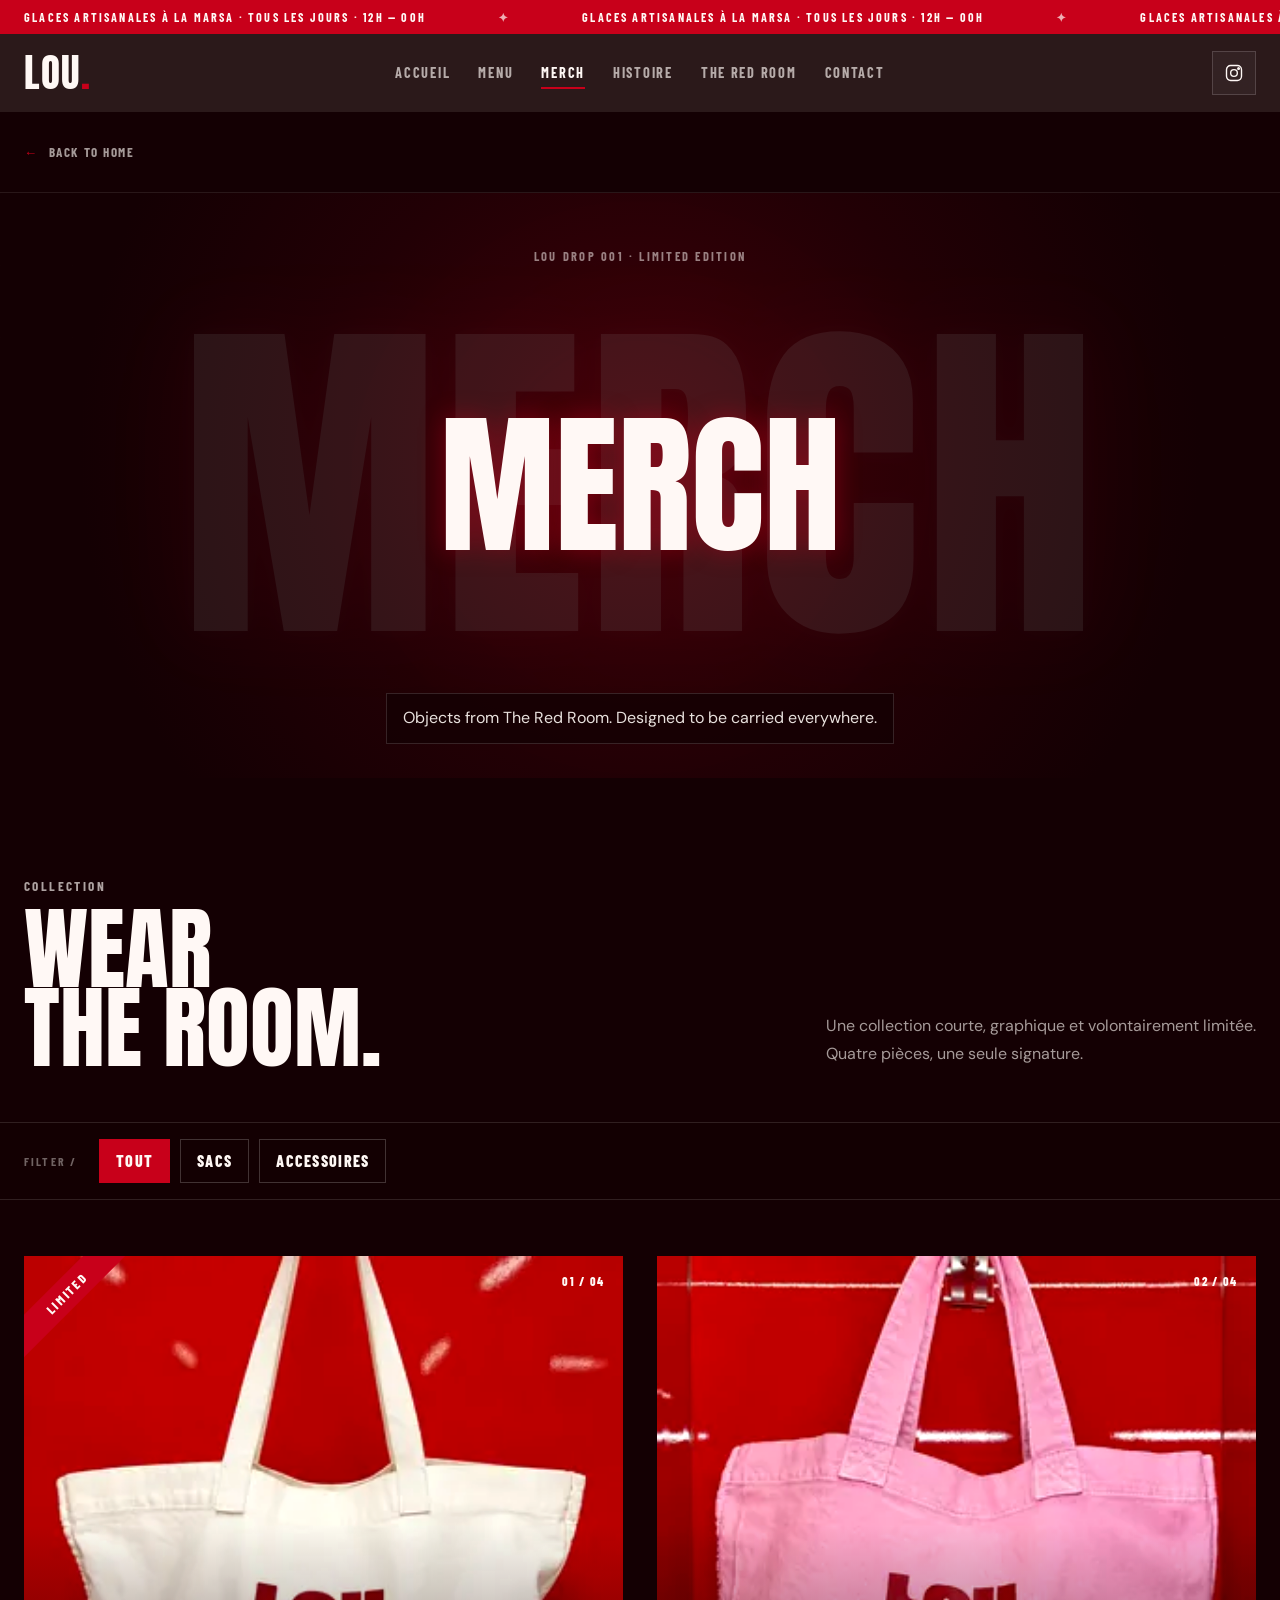
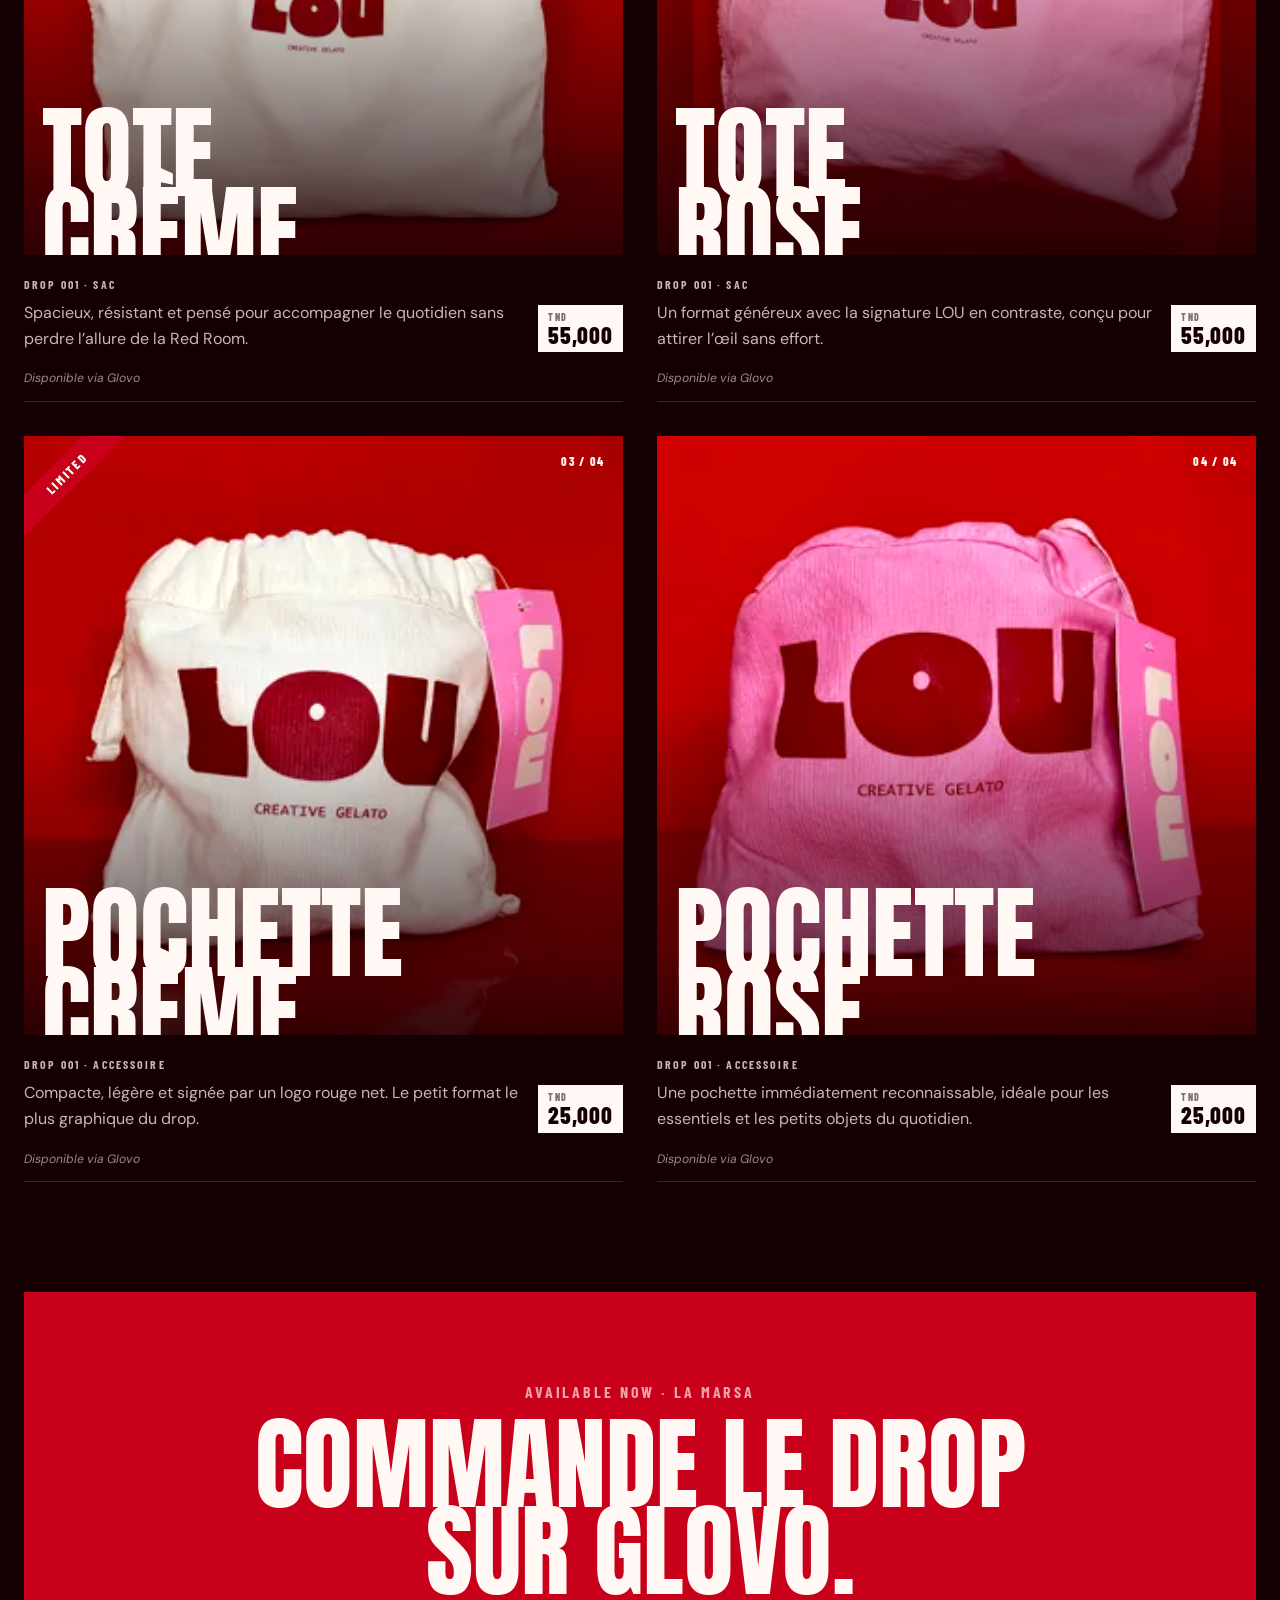
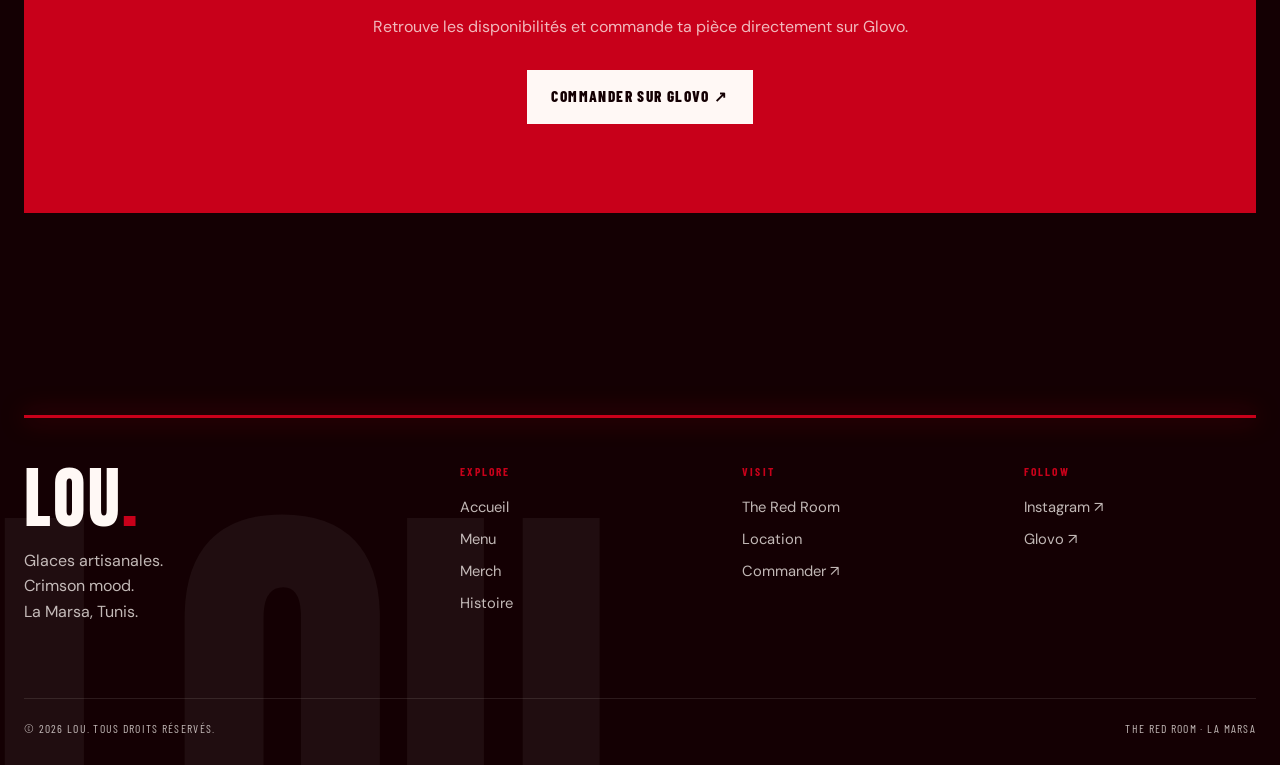
<file: merch.html>
<!DOCTYPE html>

<html lang="fr">
<head>
<meta charset="utf-8"/>
<meta content="width=device-width, initial-scale=1.0" name="viewport"/><!-- MOBILE FIX: prime the split transition before first paint to avoid a flash --><script>try{if(sessionStorage.getItem('split-entering')==='true')document.documentElement.classList.add('split-entry-pending')}catch(e){}</script>
<meta content="Découvrez le merch LOU : pochettes et tote bags en édition limitée à La Marsa." name="description"/>
<meta content="#140003" name="theme-color"/>
<title>Merch — LOU Drop 001</title>
<link href="https://fonts.googleapis.com" rel="preconnect"/>
<link crossorigin="" href="https://fonts.gstatic.com" rel="preconnect"/>
<link href="https://fonts.googleapis.com/css2?family=Anton&amp;family=Barlow+Condensed:wght@500;600;700;800&amp;family=DM+Sans:opsz,wght@9..40,400;9..40,500;9..40,600;9..40,700&amp;display=swap" rel="stylesheet"/>
<link href="data:image/svg+xml,&lt;svg xmlns='http://www.w3.org/2000/svg' viewBox='0 0 100 100'&gt;&lt;text y='.9em' font-size='90'&gt;🍦&lt;/text&gt;&lt;/svg&gt;" rel="icon"/>
<link href="style.css" rel="stylesheet"/>
<script defer="" src="script.js"></script>
</head>
<body class="page-merch">
<!-- MOBILE FIX: GPU-accelerated split overlay; mobile timing is reduced in transitions.js --><div aria-hidden="true" id="split-overlay">
<div class="split-top"></div>
<div class="split-bottom"></div>
<div class="split-logo">LOU<span>.</span></div>
</div>
<!-- MOBILE FIX: compact announcement copy prevents wrapping on narrow screens --><div aria-label="Informations pratiques" class="announcement"><div class="announcement-track"><span class="announcement-desktop">GLACES ARTISANALES À LA MARSA · TOUS LES JOURS · 12H — 00H</span><span aria-hidden="true" class="announcement-desktop">GLACES ARTISANALES À LA MARSA · TOUS LES JOURS · 12H — 00H</span><span aria-hidden="true" class="announcement-desktop">GLACES ARTISANALES À LA MARSA · TOUS LES JOURS · 12H — 00H</span><span class="announcement-mobile">LOU LA MARSA · 7J/7 · 12H—00H</span></div></div>
<header class="site-header" id="siteHeader">
<a aria-label="Accueil LOU" class="brand" href="index.html">LOU<span>.</span></a>
<nav aria-label="Navigation principale" class="desktop-nav"><a data-nav="home" href="index.html">Accueil</a><a data-nav="menu" href="menu.html">Menu</a><a data-nav="merch" href="merch.html">Merch</a><a href="index.html#histoire">Histoire</a><a href="index.html#red-room">The Red Room</a><a href="index.html#location">Contact</a></nav>
<div class="header-actions"><a aria-label="Instagram LOU" class="icon-link" href="https://www.instagram.com/loucreate__/" rel="noopener" target="_blank"><svg aria-hidden="true" viewbox="0 0 24 24"><rect height="18" rx="5" width="18" x="3" y="3"></rect><circle cx="12" cy="12" r="4"></circle><circle cx="17.5" cy="6.5" r="1"></circle></svg></a><button aria-controls="mobileMenu" aria-expanded="false" aria-label="Ouvrir le menu" class="menu-toggle" id="menuToggle" type="button"><span></span><span></span></button></div>
<!-- MOBILE FIX: full-screen mobile navigation; state managed in script.js --><nav aria-hidden="true" aria-label="Navigation mobile" class="mobile-menu" id="mobileMenu"><a data-nav="home" href="index.html">Accueil</a><a data-nav="menu" href="menu.html">Menu</a><a data-nav="merch" href="merch.html">Merch</a><a href="index.html#histoire">Histoire</a><a href="index.html#red-room">The Red Room</a><a href="index.html#location">Contact</a><a class="mobile-menu-cta" href="https://glovoapp.com/fr/tn/tunis/stores/lou-tis" rel="noopener" target="_blank">Commander sur Glovo ↗</a></nav>
</header>
<main>
<div class="breadcrumb-wrap"><a class="breadcrumb" href="index.html"><span>←</span> Back to Home</a></div>
<section class="page-hero page-hero-merch">
<div aria-hidden="true" class="page-hero-grid"></div>
<p class="page-hero-kicker">LOU Drop 001 · Limited edition</p>
<h1>MERCH</h1>
<p>Objects from The Red Room. Designed to be carried everywhere.</p>
</section>
<section class="catalog-section merch-catalog-section">
<div class="catalog-intro container reveal"><div><p class="eyebrow eyebrow-light">Collection</p><h2>Wear<br/>the room.</h2></div><p>Une collection courte, graphique et volontairement limitée. Quatre pièces, une seule signature.</p></div>
<div class="filter-bar-wrap filter-bar-dark-wrap">
<div aria-label="Filtrer le merch" class="filter-bar filter-bar-dark container" role="group"><span class="filter-label">FILTER /</span><button class="filter-button is-active" data-filter="all" data-filter-group="merch" type="button">Tout</button><button class="filter-button" data-filter="sacs" data-filter-group="merch" type="button">Sacs</button><button class="filter-button" data-filter="accessoires" data-filter-group="merch" type="button">Accessoires</button></div>
</div>
<div class="merch-catalog-grid container" data-filter-grid="merch">
<article class="merch-drop-card reveal" data-category="sacs">
<div class="merch-drop-media"><span class="limited-ribbon">LIMITED</span><img alt="Tote Bag Crème LOU" decoding="async" height="960" loading="lazy" sizes="(max-width: 920px) calc(100vw - 34px), 50vw" src="assets/merch-tote-creme-640.webp" srcset="assets/merch-tote-creme-320.webp 320w, assets/merch-tote-creme-640.webp 640w, assets/merch-tote-creme-960.webp 960w" width="960"/><span class="drop-number">01 / 04</span><h2>TOTE<br/>CRÈME</h2></div>
<div class="merch-drop-copy"><div><p class="utility-label">DROP 001 · SAC</p><p>Spacieux, résistant et pensé pour accompagner le quotidien sans perdre l’allure de la Red Room.</p></div><strong class="price-tag price-tag-dark"><small>TND</small> 55,000</strong><span class="availability-note availability-note-dark">Disponible via Glovo</span></div>
</article>
<article class="merch-drop-card reveal" data-category="sacs">
<div class="merch-drop-media"><img alt="Tote Bag Rose LOU" decoding="async" height="960" loading="lazy" sizes="(max-width: 920px) calc(100vw - 34px), 50vw" src="assets/merch-tote-rose-640.webp" srcset="assets/merch-tote-rose-320.webp 320w, assets/merch-tote-rose-640.webp 640w, assets/merch-tote-rose-960.webp 960w" width="960"/><span class="drop-number">02 / 04</span><h2>TOTE<br/>ROSE</h2></div>
<div class="merch-drop-copy"><div><p class="utility-label">DROP 001 · SAC</p><p>Un format généreux avec la signature LOU en contraste, conçu pour attirer l’œil sans effort.</p></div><strong class="price-tag price-tag-dark"><small>TND</small> 55,000</strong><span class="availability-note availability-note-dark">Disponible via Glovo</span></div>
</article>
<article class="merch-drop-card reveal" data-category="accessoires">
<div class="merch-drop-media"><span class="limited-ribbon">LIMITED</span><img alt="Pochette Crème LOU" decoding="async" height="960" loading="lazy" sizes="(max-width: 920px) calc(100vw - 34px), 50vw" src="assets/merch-pochette-creme-640.webp" srcset="assets/merch-pochette-creme-320.webp 320w, assets/merch-pochette-creme-640.webp 640w, assets/merch-pochette-creme-960.webp 960w" width="960"/><span class="drop-number">03 / 04</span><h2>POCHETTE<br/>CRÈME</h2></div>
<div class="merch-drop-copy"><div><p class="utility-label">DROP 001 · ACCESSOIRE</p><p>Compacte, légère et signée par un logo rouge net. Le petit format le plus graphique du drop.</p></div><strong class="price-tag price-tag-dark"><small>TND</small> 25,000</strong><span class="availability-note availability-note-dark">Disponible via Glovo</span></div>
</article>
<article class="merch-drop-card reveal" data-category="accessoires">
<div class="merch-drop-media"><img alt="Pochette Rose LOU" decoding="async" height="960" loading="lazy" sizes="(max-width: 920px) calc(100vw - 34px), 50vw" src="assets/merch-pochette-rose-640.webp" srcset="assets/merch-pochette-rose-320.webp 320w, assets/merch-pochette-rose-640.webp 640w, assets/merch-pochette-rose-960.webp 960w" width="960"/><span class="drop-number">04 / 04</span><h2>POCHETTE<br/>ROSE</h2></div>
<div class="merch-drop-copy"><div><p class="utility-label">DROP 001 · ACCESSOIRE</p><p>Une pochette immédiatement reconnaissable, idéale pour les essentiels et les petits objets du quotidien.</p></div><strong class="price-tag price-tag-dark"><small>TND</small> 25,000</strong><span class="availability-note availability-note-dark">Disponible via Glovo</span></div>
</article>
</div>
<div class="instagram-order-cta container reveal"><span class="utility-label">AVAILABLE NOW · LA MARSA</span><h2>Commande le drop<br/>sur Glovo.</h2><p>Retrouve les disponibilités et commande ta pièce directement sur Glovo.</p><a class="button button-cream" href="https://glovoapp.com/fr/tn/tunis/stores/lou-tis" rel="noopener" target="_blank">Commander sur Glovo ↗</a></div>
</section>
</main>
<footer class="site-footer"><div aria-hidden="true" class="footer-watermark">LOU</div><div class="footer-topline"></div><div class="footer-grid container"><div class="footer-intro"><a class="footer-brand" href="index.html">LOU<span>.</span></a><p>Glaces artisanales.<br/>Crimson mood.<br/>La Marsa, Tunis.</p></div><div class="footer-column"><span>EXPLORE</span><a href="index.html">Accueil</a><a href="menu.html">Menu</a><a href="merch.html">Merch</a><a href="index.html#histoire">Histoire</a></div><div class="footer-column"><span>VISIT</span><a href="index.html#red-room">The Red Room</a><a href="index.html#location">Location</a><a href="https://glovoapp.com/fr/tn/tunis/stores/lou-tis" rel="noopener" target="_blank">Commander ↗</a></div><div class="footer-column"><span>FOLLOW</span><a href="https://www.instagram.com/loucreate__/" rel="noopener" target="_blank">Instagram ↗</a><a href="https://glovoapp.com/fr/tn/tunis/stores/lou-tis" rel="noopener" target="_blank">Glovo ↗</a></div></div><div class="footer-bottom container"><span>© 2026 LOU. Tous droits réservés.</span><span>THE RED ROOM · LA MARSA</span></div></footer>
<script defer="" src="transitions.js"></script>
<!-- MOBILE FIX: responsive layout, touch targets, overflow and image loading audited for 320–768px --></body>
</html>
</file>
<file: style.css>
:root {
  --red: #C8001A;
  --black: #140003;
  --cream: #FFF8F5;
  --garnet: #3D0008;
  --red-deep: #76000f;
  --display: "Anton", sans-serif;
  --body: "DM Sans", sans-serif;
  --utility: "Barlow Condensed", sans-serif;
  --container: min(1240px, calc(100vw - 48px));
  --header-h: 78px;
  --announcement-h: 34px;
}

* { box-sizing: border-box; }
html { scroll-behavior: smooth; }
body { margin: 0; color: var(--black); background: var(--cream); font-family: var(--body); overflow-x: hidden; -webkit-font-smoothing: antialiased; }
body.menu-open { overflow: hidden; }
img { display: block; width: 100%; }
a { color: inherit; text-decoration: none; }
button, a { font: inherit; }
button { color: inherit; }
::selection { color: var(--cream); background: var(--red); }
.container { width: var(--container); margin-inline: auto; }

.eyebrow, .utility-label, .announcement, .hero-meta, .hero-image-index, .menu-card-kicker, .filter-label, .page-hero-kicker, .story-poster-label, .red-room-index, .footer-column > span, .merch-editorial-info span, .merch-drop-copy .utility-label { font-family: var(--utility); font-weight: 700; letter-spacing: .18em; text-transform: uppercase; }
.eyebrow { margin: 0 0 16px; font-size: .83rem; }
.eyebrow-red { color: var(--red); }
.eyebrow-light { color: rgba(255,248,245,.66); }

.button { position: relative; isolation: isolate; min-height: 54px; display: inline-flex; align-items: center; justify-content: center; gap: 10px; padding: 14px 23px; border: 1px solid transparent; font-family: var(--utility); font-size: .96rem; font-weight: 800; letter-spacing: .09em; text-transform: uppercase; overflow: hidden; cursor: pointer; transition: color .25s ease, border-color .25s ease, transform .25s ease, background .25s ease; }
.button::before { content: ""; position: absolute; inset: 0; z-index: -1; background: var(--button-hover-bg, var(--red)); transform: translateY(103%); transition: transform .3s cubic-bezier(.22,1,.36,1); }
.button:hover { transform: translateY(-2px); }
.button:hover::before { transform: translateY(0); }
.button-cream { --button-hover-bg: var(--red); color: var(--black); background: var(--cream); }
.button-cream:hover { color: var(--cream); }
.button-outline-light { --button-hover-bg: var(--cream); color: var(--cream); border-color: rgba(255,248,245,.46); background: transparent; }
.button-outline-light:hover { color: var(--black); border-color: var(--cream); }
.button-red { --button-hover-bg: var(--black); color: var(--cream); background: var(--red); }
.button-red:hover { color: var(--cream); }
.button-dark { --button-hover-bg: var(--red); color: var(--cream); background: var(--black); }
.button-wide { min-width: min(420px, 100%); }
.text-link { width: fit-content; display: inline-flex; align-items: center; gap: 12px; padding-bottom: 6px; color: var(--red); border-bottom: 1px solid currentColor; font-family: var(--utility); font-weight: 800; letter-spacing: .08em; text-transform: uppercase; }
.text-link span { transition: transform .25s ease; }
.text-link:hover span { transform: translate(4px,3px); }

/* ── PAGE TRANSITIONS ── */
#split-overlay {
  position: fixed;
  inset: 0;
  z-index: 9999;
  overflow: hidden;
  pointer-events: none;
  visibility: hidden;
}

.split-top,
.split-bottom {
  position: absolute;
  left: 0;
  right: 0;
  height: 50%;
  will-change: transform;
  backface-visibility: hidden;
  transform: translateZ(0);
}

.split-top {
  top: 0;
  background: linear-gradient(to bottom, #140003 0%, #3D0008 34%, #C8001A 100%);
  transform: translateY(-100%);
}

.split-bottom {
  bottom: 0;
  background: linear-gradient(to top, #140003 0%, #3D0008 34%, #C8001A 100%);
  transform: translateY(100%);
}

.split-logo {
  position: absolute;
  top: 50%;
  left: 50%;
  z-index: 2;
  color: #FFF8F5;
  font-family: var(--display);
  font-size: clamp(4rem, 10vw, 9rem);
  font-weight: 400;
  line-height: .8;
  letter-spacing: .16em;
  text-transform: uppercase;
  opacity: 0;
  transform: translate(-50%, -50%) scale(.98);
  pointer-events: none;
  text-shadow:
    0 0 14px rgba(255, 248, 245, .7),
    0 0 60px rgba(255, 80, 80, .6),
    0 0 120px rgba(255, 0, 0, .3);
  transition: opacity 150ms ease, transform 150ms ease;
}

.split-logo span {
  color: #C8001A;
}

#split-overlay::after {
  content: "";
  position: absolute;
  top: calc(50% - 1px);
  left: 0;
  z-index: 1;
  width: 100%;
  height: 2px;
  background: rgba(255, 255, 255, .15);
  opacity: 0;
  pointer-events: none;
  transition: opacity 100ms ease;
}

#split-overlay.closing,
#split-overlay.opening {
  visibility: visible;
  pointer-events: all;
}

#split-overlay.closing .split-top {
  animation: split-slide-down 450ms cubic-bezier(.76, 0, .24, 1) forwards;
}

#split-overlay.closing .split-bottom {
  animation: split-slide-up 450ms cubic-bezier(.76, 0, .24, 1) forwards;
}

#split-overlay.closing.logo-visible .split-logo {
  opacity: 1;
  transform: translate(-50%, -50%) scale(1);
}

#split-overlay.closing.is-held::after {
  opacity: 1;
}

#split-overlay.opening .split-top {
  transform: translateY(0);
  animation: split-slide-up-out 600ms cubic-bezier(.76, 0, .24, 1) forwards;
}

#split-overlay.opening .split-bottom {
  transform: translateY(0);
  animation: split-slide-down-out 600ms cubic-bezier(.76, 0, .24, 1) 60ms forwards;
}

#split-overlay.opening .split-logo {
  opacity: 1;
  transform: translate(-50%, -50%) scale(1);
  animation: split-logo-exit 220ms ease 80ms forwards;
}

#split-overlay.opening::after {
  opacity: 1;
  animation: split-seam-exit 180ms ease 70ms forwards;
}

@keyframes split-slide-down {
  from { transform: translateY(-100%); }
  to { transform: translateY(0); }
}

@keyframes split-slide-up {
  from { transform: translateY(100%); }
  to { transform: translateY(0); }
}

@keyframes split-slide-up-out {
  from { transform: translateY(0); }
  to { transform: translateY(-100%); }
}

@keyframes split-slide-down-out {
  from { transform: translateY(0); }
  to { transform: translateY(100%); }
}

@keyframes split-logo-exit {
  from { opacity: 1; transform: translate(-50%, -50%) scale(1); }
  to { opacity: 0; transform: translate(-50%, -50%) scale(1.025); }
}

@keyframes split-seam-exit {
  from { opacity: 1; }
  to { opacity: 0; }
}

@media (max-width: 768px), (pointer: coarse) {
  #split-overlay.closing .split-top,
  #split-overlay.closing .split-bottom {
    animation-duration: 383ms;
  }

  #split-overlay.opening .split-top {
    animation-duration: 510ms;
  }

  #split-overlay.opening .split-bottom {
    animation-duration: 510ms;
    animation-delay: 51ms;
  }

  .split-logo {
    letter-spacing: .1em;
  }
}

@media (prefers-reduced-motion: reduce) {
  #split-overlay.closing .split-top,
  #split-overlay.closing .split-bottom,
  #split-overlay.opening .split-top,
  #split-overlay.opening .split-bottom {
    animation-duration: 180ms;
    animation-delay: 0ms;
  }
}


.announcement { position: relative; z-index: 1100; height: var(--announcement-h); overflow: hidden; color: var(--cream); background: var(--red); font-size: .76rem; white-space: nowrap; }
.announcement-track { min-width: max-content; height: 100%; display: flex; align-items: center; gap: 72px; padding-left: 24px; animation: announcementScroll 24s linear infinite; }
.announcement-track span::after { content: "✦"; margin-left: 72px; opacity: .7; }
@keyframes announcementScroll { to { transform: translateX(-33.333%); } }

.site-header { position: sticky; top: 0; z-index: 1000; min-height: var(--header-h); display: grid; grid-template-columns: 1fr auto 1fr; align-items: center; gap: 24px; padding: 12px max(24px, calc((100vw - 1240px)/2)); color: var(--cream); background: rgba(20,0,3,.9); border-bottom: 1px solid transparent; backdrop-filter: blur(18px); transition: border-color .25s ease, box-shadow .25s ease, background .25s ease; }
.site-header.is-scrolled { background: rgba(20,0,3,.97); border-color: rgba(255,248,245,.12); box-shadow: 0 16px 48px rgba(20,0,3,.28); }
.brand, .footer-brand { width: fit-content; font-family: var(--display); line-height: 1; letter-spacing: .03em; }
.brand { font-size: 2.45rem; }
.brand span, .footer-brand span { color: var(--red); }
.desktop-nav { display: flex; align-items: center; justify-content: center; gap: 28px; }
.desktop-nav a { position: relative; padding: 9px 0; color: rgba(255,248,245,.66); font-family: var(--utility); font-size: .9rem; font-weight: 700; letter-spacing: .12em; text-transform: uppercase; transition: color .25s ease; }
.desktop-nav a::after { content: ""; position: absolute; left: 50%; right: 50%; bottom: 1px; height: 2px; background: var(--red); transition: left .25s ease, right .25s ease; }
.desktop-nav a:hover { color: var(--cream); }
.desktop-nav a:hover::after { left: 0; right: 0; }
.page-home [data-nav="home"], .page-menu [data-nav="menu"], .page-merch [data-nav="merch"] { color: var(--cream); }
.page-home .desktop-nav [data-nav="home"]::after, .page-menu .desktop-nav [data-nav="menu"]::after, .page-merch .desktop-nav [data-nav="merch"]::after { left: 0; right: 0; }
.header-actions { justify-self: end; display: flex; align-items: center; gap: 10px; }
.icon-link, .menu-toggle { width: 44px; height: 44px; display: grid; place-items: center; border: 1px solid rgba(255,248,245,.16); background: rgba(255,248,245,.04); transition: border-color .25s ease, background .25s ease; }
.icon-link:hover, .menu-toggle:hover { border-color: rgba(255,248,245,.5); background: rgba(255,248,245,.1); }
.icon-link svg { width: 20px; fill: none; stroke: currentColor; stroke-width: 1.65; }
.menu-toggle { display: none; position: relative; cursor: pointer; }
.menu-toggle span { position: absolute; width: 20px; height: 2px; background: var(--cream); transition: transform .25s ease, top .25s ease; }
.menu-toggle span:first-child { top: 17px; }
.menu-toggle span:last-child { top: 25px; }
.menu-toggle.is-open span:first-child { top: 21px; transform: rotate(45deg); }
.menu-toggle.is-open span:last-child { top: 21px; transform: rotate(-45deg); }
.mobile-menu { position: fixed; inset: calc(var(--announcement-h) + var(--header-h)) 0 0; z-index: 999; display: none; flex-direction: column; align-items: stretch; gap: 0; padding: 32px 24px; color: var(--cream); background: var(--black); transform: translateY(-12px); opacity: 0; pointer-events: none; transition: opacity .25s ease, transform .25s ease; }
.mobile-menu a { padding: 17px 0; border-bottom: 1px solid rgba(255,248,245,.12); font-family: var(--display); font-size: 2.2rem; text-transform: uppercase; }
.mobile-menu a[data-nav] { color: rgba(255,248,245,.64); }
.page-home .mobile-menu [data-nav="home"], .page-menu .mobile-menu [data-nav="menu"], .page-merch .mobile-menu [data-nav="merch"] { color: var(--cream); }
.mobile-menu .mobile-menu-cta { margin-top: 18px; padding: 18px; color: var(--cream); background: var(--red); font-family: var(--utility); font-size: 1rem; text-align: center; }
.mobile-menu.is-open { opacity: 1; transform: none; pointer-events: auto; }

.hero { position: relative; min-height: calc(100svh - var(--announcement-h) - var(--header-h)); display: grid; align-items: center; overflow: hidden; color: var(--cream); background: radial-gradient(circle at 52% 42%, #3D0008 0%, #260006 42%, #140003 82%); }
.hero-noise { position: absolute; inset: 0; z-index: 1; opacity: .04; pointer-events: none; background-image: url("data:image/svg+xml,%3Csvg viewBox='0 0 180 180' xmlns='http://www.w3.org/2000/svg'%3E%3Cfilter id='n'%3E%3CfeTurbulence type='fractalNoise' baseFrequency='.86' numOctaves='3' stitchTiles='stitch'/%3E%3C/filter%3E%3Crect width='100%25' height='100%25' filter='url(%23n)' opacity='.7'/%3E%3C/svg%3E"); background-size: 180px 180px; mix-blend-mode: soft-light; }
.hero-inner { position: relative; z-index: 3; display: grid; grid-template-columns: minmax(0,1.02fr) minmax(360px,.98fr); align-items: center; gap: clamp(36px,6vw,90px); padding-block: 80px 100px; }
.hero-copy { max-width: 650px; }
.hero-logo { margin: 0; font-family: var(--display); font-size: clamp(8rem, 17vw, 15.5rem); line-height: .77; letter-spacing: .015em; text-shadow: 0 0 8px rgba(255,248,245,.75), 0 0 28px rgba(200,0,26,.95), 0 0 72px rgba(200,0,26,.68), 0 0 140px rgba(200,0,26,.32); animation: neonPulse 3.2s ease-in-out infinite alternate; }
@keyframes neonPulse { 0%, 18%, 22%, 100% { opacity: 1; } 20% { opacity: .86; } 21% { opacity: .96; } 55% { text-shadow: 0 0 10px rgba(255,248,245,.9),0 0 34px rgba(200,0,26,1),0 0 96px rgba(200,0,26,.72),0 0 180px rgba(200,0,26,.42); } }
.hero-tagline { margin: 24px 0 0; font-family: var(--display); font-size: clamp(2.1rem,4.1vw,4.6rem); line-height: .93; text-transform: uppercase; }
.hero-description { max-width: 570px; margin: 22px 0 0; color: rgba(255,248,245,.7); font-size: 1.02rem; line-height: 1.75; }
.hero-actions { display: flex; flex-wrap: wrap; gap: 12px; margin-top: 30px; }
.hero-meta { display: flex; flex-wrap: wrap; gap: 24px; margin-top: 34px; color: rgba(255,248,245,.56); font-size: .76rem; }
.hero-meta span { display: grid; gap: 4px; }
.hero-meta b { color: var(--cream); font-size: 1rem; letter-spacing: .08em; }
.hero-visual { position: relative; min-height: 590px; }
.hero-image-frame { position: absolute; inset: 6% 3% 5% 10%; overflow: hidden; border: 2px solid rgba(255,248,245,.88); background: var(--garnet); box-shadow: 0 42px 100px rgba(0,0,0,.46); transform: rotate(1.5deg); }
.hero-image-frame::after { content: ""; position: absolute; left: 0; right: 0; bottom: 0; height: 34%; background: linear-gradient(180deg, transparent 0%, rgba(20,0,3,.56) 100%); pointer-events: none; }
.hero-image-frame img { width: 100%; height: 100%; object-fit: cover; object-position: center; opacity: 1; filter: none; image-rendering: auto; }
.hero-image-index { position: absolute; top: 18px; left: 18px; z-index: 2; padding: 7px 9px; color: var(--cream); background: rgba(20,0,3,.66); font-size: .7rem; }
.hero-image-caption { position: absolute; left: 24px; right: 24px; bottom: 24px; z-index: 2; display: grid; gap: 6px; }
.hero-image-caption span { color: rgba(255,248,245,.62); font-family: var(--utility); font-size: .8rem; font-weight: 700; letter-spacing: .14em; text-transform: uppercase; }
.hero-image-caption strong { font-family: var(--display); font-size: 1.55rem; font-weight: 400; text-transform: uppercase; }
.hero-floating-card { position: absolute; z-index: 4; width: 190px; display: grid; grid-template-columns: 74px 1fr; gap: 12px; align-items: center; padding: 9px; border: 1px solid rgba(255,248,245,.94); color: var(--black); background: var(--cream); box-shadow: 0 18px 55px rgba(0,0,0,.3); }
.hero-floating-card img { width: 100%; height: 74px; aspect-ratio: 1; object-fit: cover; opacity: 1; filter: none; }
.hero-side-photo-left { object-position: 50% 62%; }
.hero-side-photo-right { object-position: 50% 28%; }
.hero-floating-card div { display: grid; gap: 4px; }
.hero-floating-card span { color: var(--red); font-family: var(--utility); font-size: .72rem; font-weight: 800; letter-spacing: .12em; text-transform: uppercase; }
.hero-floating-card strong { font-family: var(--display); font-size: 1.15rem; font-weight: 400; text-transform: uppercase; }
.hero-floating-card-top { top: 2%; right: -4%; transform: rotate(3deg); }
.hero-floating-card-bottom { bottom: 2%; left: -2%; transform: rotate(-3deg); }
.hero-scroll { position: absolute; right: 28px; bottom: 28px; z-index: 4; display: flex; align-items: center; gap: 12px; color: rgba(255,248,245,.65); font-family: var(--utility); font-size: .75rem; font-weight: 700; letter-spacing: .14em; text-transform: uppercase; }
.hero-scroll i { position: relative; width: 54px; height: 1px; background: rgba(255,248,245,.36); overflow: hidden; }
.hero-scroll i::after { content: ""; position: absolute; inset: 0; background: var(--red); transform: translateX(-100%); animation: scrollLine 1.8s ease-in-out infinite; }
@keyframes scrollLine { to { transform: translateX(100%); } }

.ticker { overflow: hidden; color: var(--cream); background: var(--red); border-block: 1px solid rgba(255,248,245,.2); }
.ticker-track { min-width: max-content; display: flex; align-items: center; gap: 30px; padding: 13px 0; font-family: var(--utility); font-size: .88rem; font-weight: 800; letter-spacing: .16em; animation: tickerMove 28s linear infinite; }
.ticker-track i { font-style: normal; opacity: .55; }
@keyframes tickerMove { to { transform: translateX(-50%); } }

.preview-section { padding: 110px 0; }
.menu-preview { background: var(--cream); }
.merch-preview { color: var(--cream); background: var(--black); }
.section-heading { display: grid; grid-template-columns: 1fr minmax(260px,420px); align-items: end; gap: 54px; margin-bottom: 44px; }
.section-heading h2, .story-heading h2, .catalog-intro h2 { margin: 0; font-family: var(--display); font-size: clamp(3.8rem,7vw,7.6rem); font-weight: 400; line-height: .88; text-transform: uppercase; }
.heading-copy, .catalog-intro > p { margin: 0; color: rgba(20,0,3,.68); font-size: 1rem; line-height: 1.75; }
.section-heading-dark .heading-copy { color: rgba(255,248,245,.62); }
.preview-grid { display: grid; grid-template-columns: repeat(3,1fr); gap: 18px; }
.preview-card { position: relative; overflow: hidden; border: 1px solid rgba(20,0,3,.12); background: #fff; box-shadow: 0 20px 50px rgba(20,0,3,.08); transition: transform .35s ease, box-shadow .35s ease; }
.preview-card:hover { transform: translateY(-8px); box-shadow: 0 34px 72px rgba(20,0,3,.14); }
.preview-media { aspect-ratio: 1.08; overflow: hidden; background: var(--garnet); }
.preview-media img { height: 100%; object-fit: cover; transform: translateY(var(--parallax-y,0)) scale(1.08); transition: transform .55s ease; }
.preview-card:hover .preview-media img { transform: translateY(var(--parallax-y,0)) scale(1.14); }
.preview-card-copy { padding: 24px; }
.preview-card-copy h3 { min-height: 2.05em; margin: 9px 0 12px; font-family: var(--display); font-size: clamp(2rem,3vw,3rem); font-weight: 400; line-height: .93; text-transform: uppercase; }
.preview-card-copy > p { min-height: 4.8em; margin: 0; color: rgba(20,0,3,.64); line-height: 1.6; }
.preview-card-bottom { display: flex; align-items: center; justify-content: space-between; gap: 16px; margin-top: 24px; padding-top: 18px; border-top: 1px dashed rgba(20,0,3,.22); }
.floating-badge { position: absolute; top: 16px; right: 16px; z-index: 4; padding: 10px 12px; color: var(--cream); background: var(--red); box-shadow: 5px 5px 0 var(--black); font-family: var(--utility); font-size: .78rem; font-weight: 800; letter-spacing: .12em; transform: rotate(3deg); }
.price-tag { display: inline-grid; gap: 2px; padding: 8px 10px 7px; color: var(--cream); background: var(--black); font-family: var(--utility); font-size: 1.48rem; font-weight: 800; line-height: .92; letter-spacing: .04em; }
.price-tag small { color: rgba(255,248,245,.55); font-size: .62rem; letter-spacing: .16em; }
.price-tag-dark { color: var(--black); background: var(--cream); }
.price-tag-dark small { color: rgba(20,0,3,.55); }
.section-cta { display: flex; justify-content: center; margin-top: 42px; }

.merch-preview-grid { display: grid; grid-template-columns: 1fr 1fr; gap: 28px; }
.merch-editorial-card { min-width: 0; }
.merch-editorial-media { position: relative; aspect-ratio: 1; overflow: hidden; background: var(--garnet); }
.merch-editorial-media::after { content: ""; position: absolute; inset: 0; background: linear-gradient(180deg, transparent 48%, rgba(20,0,3,.84)); }
.merch-editorial-media img { height: 100%; object-fit: cover; transform: translateY(var(--parallax-y,0)) scale(1.08); transition: transform .55s ease; }
.merch-editorial-card:hover img { transform: translateY(var(--parallax-y,0)) scale(1.13); }
.merch-editorial-media h3 { position: absolute; left: 20px; bottom: 12px; z-index: 2; margin: 0; font-family: var(--display); font-size: clamp(3.6rem,7vw,7.4rem); font-weight: 400; line-height: .78; text-transform: uppercase; transform: translateY(15%); transition: transform .35s ease; }
.merch-editorial-card:hover h3 { transform: translateY(4%); }
.limited-ribbon { position: absolute; top: 22px; left: -42px; z-index: 4; width: 170px; padding: 8px; color: var(--cream); background: var(--red); font-family: var(--utility); font-size: .78rem; font-weight: 800; letter-spacing: .18em; text-align: center; transform: rotate(-45deg); }
.merch-editorial-info { display: grid; grid-template-columns: 1fr auto; gap: 18px; align-items: start; padding-top: 20px; }
.merch-editorial-info span { color: rgba(255,248,245,.48); font-size: .72rem; }
.merch-editorial-info p { margin: 9px 0 0; color: rgba(255,248,245,.66); line-height: 1.6; }

.story-section { position: relative; padding: 120px 0; overflow: hidden; background: var(--cream); }
.story-number { position: absolute; right: -1vw; top: 50px; color: rgba(200,0,26,.06); font-family: var(--display); font-size: clamp(12rem,26vw,28rem); line-height: .8; }
.story-heading { position: relative; z-index: 1; margin-bottom: 54px; }
.story-content { position: relative; z-index: 1; display: grid; grid-template-columns: 1.25fr .75fr; gap: 80px; align-items: start; }
.story-copy { max-width: 680px; }
.story-copy p { color: rgba(20,0,3,.68); font-size: 1rem; line-height: 1.8; }
.story-copy .story-lead { margin-top: 0; color: var(--black); font-size: clamp(1.55rem,2.7vw,2.5rem); line-height: 1.3; }
.story-poster { padding: 34px; color: var(--cream); background: var(--red); box-shadow: 18px 18px 0 var(--black); transform: rotate(1.4deg); }
.story-poster > strong { display: block; margin: 24px 0; font-family: var(--display); font-size: clamp(4rem,7vw,7.2rem); font-weight: 400; line-height: .78; }
.story-poster-rule { width: 100%; height: 2px; margin: 24px 0; background: rgba(255,248,245,.42); }
.story-poster p { margin: 0; font-family: var(--utility); font-size: 1rem; line-height: 1.6; letter-spacing: .08em; text-transform: uppercase; }


/* REAL SHOP PHOTOS — asymmetric editorial gallery */
.real-photos-section {
  padding: 110px 0 34px;
  color: var(--cream);
  background: var(--black);
}
.real-photos-heading {
  display: flex;
  align-items: end;
  justify-content: space-between;
  gap: 30px;
  margin-bottom: 38px;
}
.real-photos-heading h2 {
  margin: 0;
  font-family: var(--display);
  font-size: clamp(4rem, 8vw, 8.8rem);
  font-weight: 400;
  line-height: .82;
  text-transform: uppercase;
}
.real-photo-grid {
  display: grid;
  grid-template-columns: minmax(0, 2fr) minmax(280px, 1fr);
  grid-template-rows: 360px 360px 430px;
  gap: 12px;
}
.real-photo {
  position: relative;
  min-width: 0;
  min-height: 0;
  margin: 0;
  overflow: hidden;
  background: var(--garnet);
}
.real-photo-main { grid-column: 1; grid-row: 1 / 3; }
.real-photo-small-top { grid-column: 2; grid-row: 1; }
.real-photo-small-bottom { grid-column: 2; grid-row: 2; }
.real-photo-wide { grid-column: 1 / -1; grid-row: 3; }
.real-photo img {
  width: 100%;
  height: 100%;
  object-fit: cover;
  transition: transform .55s cubic-bezier(.22,1,.36,1), filter .4s ease;
}
.real-photo-main img { object-position: center 52%; }
.real-photo-small-top img { object-position: center 52%; }
.real-photo-small-bottom img { object-position: center 48%; }
.real-photo-wide img { object-position: center 45%; }
.real-photo::after {
  content: "";
  position: absolute;
  inset: 0;
  background: radial-gradient(circle at center, transparent 40%, rgba(20,0,3,.2) 100%), linear-gradient(180deg, transparent 55%, rgba(20,0,3,.46));
  opacity: .24;
  pointer-events: none;
  transition: opacity .35s ease;
}
.real-photo figcaption {
  position: absolute;
  left: 20px;
  bottom: 18px;
  z-index: 2;
  color: var(--cream);
  font-family: var(--utility);
  font-size: .8rem;
  font-weight: 800;
  letter-spacing: .16em;
  text-transform: uppercase;
  opacity: 0;
  transform: translateY(8px);
  transition: opacity .3s ease, transform .3s ease;
}
.real-photo:hover::after { opacity: .58; }
.real-photo:hover img { transform: scale(1.018); filter: saturate(.95) contrast(1.04); }
.real-photo:hover figcaption { opacity: 1; transform: translateY(0); }
.real-photo-caption {
  margin-top: 18px;
  color: rgba(255,248,245,.52);
  font-size: .84rem;
  font-style: italic;
}

.red-room-section { position: relative; min-height: 92vh; display: grid; place-items: center; overflow: hidden; padding: 110px 24px; color: var(--cream); background: radial-gradient(circle at 50% 40%, var(--red) 0%, var(--garnet) 45%, var(--black) 100%); }
.red-room-lines { position: absolute; inset: 0; background-image: linear-gradient(rgba(255,248,245,.06) 1px, transparent 1px),linear-gradient(90deg,rgba(255,248,245,.06) 1px, transparent 1px); background-size: 70px 70px; mask-image: radial-gradient(circle at center, black 0, transparent 72%); }
.red-room-index { position: absolute; top: 28px; left: 28px; color: rgba(255,248,245,.48); font-size: .76rem; }
.red-room-copy { position: relative; z-index: 2; max-width: 980px; text-align: center; }
.red-room-copy h2 { margin: 0; font-family: var(--display); font-size: clamp(5rem,12vw,13rem); font-weight: 400; line-height: .78; text-transform: uppercase; text-shadow: 0 0 42px rgba(255,248,245,.14),0 0 90px rgba(200,0,26,.48); }
.red-room-copy > p:not(.eyebrow) { max-width: 620px; margin: 30px auto; color: rgba(255,248,245,.7); font-size: 1.04rem; line-height: 1.7; }
.red-room-orbit { position: absolute; width: min(64vw,760px); aspect-ratio: 1; border: 1px solid rgba(255,248,245,.13); border-radius: 50%; animation: orbit 18s linear infinite; }
.red-room-orbit::before, .red-room-orbit::after { content: ""; position: absolute; inset: 10%; border: 1px solid rgba(255,248,245,.08); border-radius: 50%; }
.red-room-orbit::after { inset: 24%; }
.red-room-orbit span { position: absolute; top: -18px; left: 50%; color: rgba(255,248,245,.35); font-family: var(--display); font-size: 2rem; }
@keyframes orbit { to { transform: rotate(360deg); } }

.location-section { display: grid; grid-template-columns: 1.08fr .92fr; min-height: 720px; background: var(--cream); }
.map-wrap { min-height: 620px; background: var(--garnet); }
.map-wrap iframe { width: 100%; height: 100%; border: 0; filter: grayscale(1) contrast(1.08) sepia(.18); }
.location-card { padding: clamp(60px,8vw,120px); }
.location-card h2 { margin: 0; font-family: var(--display); font-size: clamp(4.5rem,8vw,9rem); font-weight: 400; line-height: .82; text-transform: uppercase; }
.location-list { margin-top: 40px; border-top: 1px solid rgba(20,0,3,.16); }
.location-list > div { display: grid; grid-template-columns: 110px 1fr; gap: 18px; padding: 18px 0; border-bottom: 1px solid rgba(20,0,3,.16); }
.location-list span { color: var(--red); font-family: var(--utility); font-size: .8rem; font-weight: 800; letter-spacing: .12em; text-transform: uppercase; }
.location-list strong { font-size: .98rem; }
.location-actions { display: flex; flex-wrap: wrap; gap: 10px; margin-top: 30px; }

.breadcrumb-wrap { position: relative; z-index: 9; padding: 18px max(24px,calc((100vw - 1240px)/2)); color: var(--cream); background: var(--black); border-bottom: 1px solid rgba(255,248,245,.09); }
.breadcrumb { display: inline-flex; align-items: center; gap: 10px; color: rgba(255,248,245,.62); font-family: var(--utility); font-size: .82rem; font-weight: 700; letter-spacing: .12em; text-transform: uppercase; transition: color .25s ease; }
.breadcrumb:hover { color: var(--cream); }
.breadcrumb span { color: var(--red); }
.page-hero { position: relative; min-height: 65vh; display: grid; place-items: center; overflow: hidden; padding: 84px 24px; color: var(--cream); background: var(--black); text-align: center; }
.page-hero::before { content: ""; position: absolute; width: 56vw; height: 56vw; border-radius: 50%; background: radial-gradient(circle, rgba(200,0,26,.42), transparent 68%); filter: blur(15px); }
.page-hero-grid { position: absolute; inset: 0; background-image: linear-gradient(rgba(255,248,245,.045) 1px, transparent 1px),linear-gradient(90deg,rgba(255,248,245,.045) 1px,transparent 1px); background-size: 72px 72px; mask-image: linear-gradient(180deg,black,transparent 90%); }
.page-hero h1 { position: relative; z-index: 2; margin: 0; font-family: var(--display); font-size: clamp(9rem,27vw,29rem); font-weight: 400; line-height: .76; letter-spacing: .01em; text-shadow: 0 0 22px rgba(255,248,245,.18),0 0 70px rgba(200,0,26,.72),0 0 150px rgba(200,0,26,.4); }
.page-hero-kicker { position: absolute; top: 44px; z-index: 2; color: rgba(255,248,245,.52); font-size: .78rem; }
.page-hero > p:last-child { position: absolute; bottom: 34px; z-index: 2; max-width: 580px; margin: 0; color: rgba(255,248,245,.62); line-height: 1.65; }
.page-hero-merch { background: radial-gradient(circle at center, var(--garnet), var(--black) 62%); }

.catalog-section { padding: 100px 0 130px; }
.catalog-menu { background: var(--cream); }
.merch-catalog-section { color: var(--cream); background: var(--black); }
.catalog-intro { display: grid; grid-template-columns: 1fr minmax(260px,430px); gap: 60px; align-items: end; margin-bottom: 54px; }
.merch-catalog-section .catalog-intro > p { color: rgba(255,248,245,.62); }
.filter-bar-wrap { position: sticky; top: var(--header-h); z-index: 40; background: rgba(255,248,245,.94); border-block: 1px solid rgba(20,0,3,.12); backdrop-filter: blur(16px); }
.filter-bar-dark-wrap { background: rgba(20,0,3,.94); border-color: rgba(255,248,245,.12); }
.filter-bar { min-height: 76px; display: flex; align-items: center; gap: 10px; overflow-x: auto; scrollbar-width: none; }
.filter-bar::-webkit-scrollbar { display: none; }
.filter-label { margin-right: 12px; color: rgba(20,0,3,.48); font-size: .74rem; white-space: nowrap; }
.filter-bar-dark .filter-label { color: rgba(255,248,245,.4); }
.filter-button { flex: 0 0 auto; padding: 10px 16px; border: 1px solid rgba(20,0,3,.18); color: var(--black); background: transparent; font-family: var(--utility); font-weight: 800; letter-spacing: .08em; text-transform: uppercase; cursor: pointer; transition: color .25s ease, background .25s ease, border-color .25s ease; }
.filter-button:hover, .filter-button.is-active { color: var(--cream); border-color: var(--red); background: var(--red); }
.filter-bar-dark .filter-button { color: var(--cream); border-color: rgba(255,248,245,.2); }
.filter-bar-dark .filter-button:hover, .filter-bar-dark .filter-button.is-active { border-color: var(--red); background: var(--red); }
.menu-catalog-grid { display: grid; grid-template-columns: repeat(3,1fr); gap: 20px; padding-top: 52px; }
.menu-catalog-card { position: relative; overflow: hidden; border: 1px solid rgba(20,0,3,.12); background: #fff; box-shadow: 0 20px 52px rgba(20,0,3,.07); transition: transform .35s ease, box-shadow .35s ease, opacity .25s ease; }
.menu-catalog-card:hover, .menu-catalog-card.is-expanded { transform: translateY(-8px); box-shadow: 0 34px 78px rgba(20,0,3,.14); }
.menu-catalog-card.is-hidden, .merch-drop-card.is-hidden { display: none; }
.menu-catalog-media { position: relative; aspect-ratio: 1.12; overflow: hidden; background: var(--garnet); }
.menu-catalog-media::after { content: ""; position: absolute; inset: 0; background: linear-gradient(180deg, transparent 52%, rgba(20,0,3,.46)); }
.menu-catalog-media img { width: 100%; height: 100%; object-fit: cover; object-position: center; filter: saturate(1.05) contrast(1.05) brightness(1.02); transition: transform .55s ease, filter .35s ease; }
.menu-catalog-card:hover .menu-catalog-media img, .menu-catalog-card.is-expanded .menu-catalog-media img { transform: scale(1.08); filter: saturate(1.1) contrast(1.08) brightness(1.04); }
.card-number { position: absolute; right: 15px; bottom: 12px; z-index: 2; color: var(--cream); font-family: var(--utility); font-size: .78rem; font-weight: 800; letter-spacing: .12em; }
.menu-catalog-copy { padding: 24px; }
.menu-card-kicker { margin: 0; color: var(--red); font-size: .75rem; }
.menu-catalog-copy h3 { min-height: 1.8em; margin: 10px 0 14px; font-family: var(--display); font-size: clamp(2.4rem,3.6vw,4rem); font-weight: 400; line-height: .87; text-transform: uppercase; }
.menu-catalog-copy > p:not(.menu-card-kicker) { min-height: 4.6em; margin: 0; color: rgba(20,0,3,.64); line-height: 1.6; }
.menu-catalog-bottom { display: flex; align-items: center; justify-content: space-between; gap: 14px; margin-top: 24px; padding-top: 18px; border-top: 1px dashed rgba(20,0,3,.22); }
.menu-card-detail { position: absolute; inset: 0; z-index: 4; display: grid; align-content: center; padding: 34px; color: var(--cream); background: rgba(20,0,3,.96); transform: translateY(102%); opacity: 0; transition: transform .38s cubic-bezier(.22,1,.36,1), opacity .3s ease; }
.menu-catalog-card:hover .menu-card-detail, .menu-catalog-card.is-expanded .menu-card-detail, .menu-catalog-card:focus-within .menu-card-detail { transform: translateY(0); opacity: 1; }
.menu-card-detail p { max-width: 280px; color: rgba(255,248,245,.72); font-size: 1.08rem; line-height: 1.7; }
.menu-details-toggle { position: absolute; top: 18px; right: 18px; z-index: 6; width: 42px; height: 42px; border: 1px solid rgba(255,248,245,.24); color: var(--cream); background: transparent; font-size: 1.65rem; cursor: pointer; }
.menu-card-hit { position: absolute; inset: 0; z-index: 2; border: 0; background: transparent; cursor: pointer; }
.catalog-cta { display: flex; align-items: center; justify-content: space-between; gap: 24px; margin-top: 54px; padding-top: 30px; border-top: 1px solid rgba(20,0,3,.15); }
.catalog-cta p { margin: 0; font-family: var(--display); font-size: clamp(2.2rem,4vw,4rem); text-transform: uppercase; }

.merch-catalog-grid { display: grid; grid-template-columns: 1fr 1fr; gap: 34px; padding-top: 56px; }
.merch-drop-card { min-width: 0; }
.merch-drop-media { position: relative; aspect-ratio: 1; overflow: hidden; background: var(--garnet); }
.merch-drop-media::after { content: ""; position: absolute; inset: 0; background: linear-gradient(180deg, transparent 45%, rgba(20,0,3,.84)); }
.merch-drop-media img { width: 100%; height: 100%; object-fit: cover; object-position: center; transition: transform .6s cubic-bezier(.22,1,.36,1), filter .35s ease; filter: saturate(1) contrast(1.05) brightness(1.02); }
.merch-drop-card:hover img { transform: scale(1.06); filter: saturate(1.04) contrast(1.08) brightness(1.03); }
.drop-number { position: absolute; top: 18px; right: 18px; z-index: 3; color: var(--cream); font-family: var(--utility); font-size: .76rem; font-weight: 800; letter-spacing: .14em; }
.merch-drop-media h2 { position: absolute; left: 18px; bottom: 8px; z-index: 3; margin: 0; font-family: var(--display); font-size: clamp(4.6rem,8vw,9rem); font-weight: 400; line-height: .77; text-transform: uppercase; transform: translateY(16%); transition: transform .4s ease; }
.merch-drop-card:hover .merch-drop-media h2 { transform: translateY(4%); }
.merch-drop-copy { display: grid; grid-template-columns: 1fr auto; gap: 18px; align-items: end; padding: 22px 0 14px; border-bottom: 1px solid rgba(255,248,245,.14); }
.merch-drop-copy > div > p:last-child { max-width: 520px; margin: 9px 0 0; color: rgba(255,248,245,.62); line-height: 1.65; }
.merch-drop-copy .utility-label { margin: 0; color: rgba(255,248,245,.42); font-size: .74rem; }
.instagram-order-cta { margin-top: 110px; padding: clamp(42px,7vw,90px); text-align: center; background: var(--red); }
.instagram-order-cta .utility-label { color: rgba(255,248,245,.66); }
.instagram-order-cta h2 { margin: 18px 0; font-family: var(--display); font-size: clamp(4rem,8vw,8rem); font-weight: 400; line-height: .85; text-transform: uppercase; }
.instagram-order-cta p { max-width: 600px; margin: 0 auto 30px; color: rgba(255,248,245,.74); line-height: 1.7; }

.site-footer { position: relative; overflow: hidden; padding: 72px 0 30px; color: var(--cream); background: var(--black); }
.footer-watermark { position: absolute; left: -1vw; bottom: -9vw; color: rgba(255,248,245,.025); font-family: var(--display); font-size: clamp(16rem,36vw,40rem); line-height: .7; pointer-events: none; }
.footer-topline { width: var(--container); height: 3px; margin: 0 auto 46px; background: var(--red); box-shadow: 0 0 25px rgba(200,0,26,.7); }
.footer-grid { position: relative; z-index: 1; display: grid; grid-template-columns: 1.25fr repeat(3,.75fr); gap: 50px; }
.footer-brand { color: var(--cream); font-size: 4.2rem; }
.footer-intro p { color: rgba(255,248,245,.54); line-height: 1.6; }
.footer-column { display: grid; align-content: start; gap: 12px; }
.footer-column > span { margin-bottom: 7px; color: var(--red); font-size: .72rem; }
.footer-column a { width: fit-content; color: rgba(255,248,245,.62); font-size: .92rem; transition: color .25s ease; }
.footer-column a:hover { color: var(--cream); }
.footer-bottom { position: relative; z-index: 1; display: flex; justify-content: space-between; gap: 24px; margin-top: 58px; padding-top: 22px; border-top: 1px solid rgba(255,248,245,.1); color: rgba(255,248,245,.34); font-family: var(--utility); font-size: .73rem; letter-spacing: .11em; text-transform: uppercase; }

.reveal { opacity: 0; transform: translateY(26px); transition: opacity .7s ease, transform .7s cubic-bezier(.22,1,.36,1); }
.reveal.is-visible { opacity: 1; transform: none; }

@media (max-width: 1100px) {
  .desktop-nav { gap: 16px; }
  .desktop-nav a { font-size: .82rem; }
  .hero-inner { grid-template-columns: 1fr 420px; }
  .hero-visual { min-height: 520px; }
  .menu-catalog-grid { grid-template-columns: repeat(2,1fr); }
}

@media (max-width: 920px) {
  :root { --container: min(100% - 34px, 760px); --header-h: 70px; }
  .site-header { grid-template-columns: 1fr auto; padding-inline: 17px; }
  .desktop-nav { display: none; }
  .menu-toggle { display: grid; }
  .mobile-menu { display: flex; }
  .hero-inner { grid-template-columns: 1fr; padding-top: 60px; }
  .hero-copy { max-width: 720px; }
  .hero-visual { min-height: 580px; }
  .hero-floating-card-top { right: 0; }
  .hero-floating-card-bottom { left: 0; }
  .preview-grid { grid-template-columns: 1fr; max-width: 720px; }
  .preview-media { aspect-ratio: 1.5; }
  .preview-card-copy > p, .preview-card-copy h3 { min-height: 0; }
  .story-content { grid-template-columns: 1fr; gap: 42px; }
  .story-poster { max-width: 520px; }
  .location-section { grid-template-columns: 1fr; }
  .map-wrap { min-height: 440px; }
  .footer-grid { grid-template-columns: 1fr 1fr; }
  .footer-intro { grid-column: 1 / -1; }
  .merch-catalog-grid { grid-template-columns: 1fr; }
}

@media (max-width: 680px) {
  .announcement-track { gap: 44px; }
  .announcement-track span::after { margin-left: 44px; }
  .brand { font-size: 2.15rem; }
  .hero { min-height: auto; }
  .hero-inner { padding-block: 56px 90px; }
  .hero-logo { font-size: clamp(7rem,36vw,10rem); }
  .hero-tagline { font-size: 2.5rem; }
  .hero-visual { min-height: 440px; }
  .hero-image-frame { inset: 8% 1% 5% 5%; }
  .hero-floating-card { width: 165px; grid-template-columns: 58px 1fr; }
  .hero-scroll { display: none; }
  .section-heading, .catalog-intro { grid-template-columns: 1fr; gap: 22px; }
  .section-heading h2, .story-heading h2, .catalog-intro h2 { font-size: clamp(3.3rem,17vw,5.2rem); }
  .preview-section, .story-section, .catalog-section { padding-block: 82px; }
  .preview-media { aspect-ratio: 1.15; }
  .preview-card-bottom { align-items: flex-end; }
  .merch-preview-grid { grid-template-columns: 1fr; }
  .merch-editorial-media h3 { font-size: 4.5rem; }
  .story-number { display: none; }
  .story-poster { box-shadow: 10px 10px 0 var(--black); }
  .red-room-copy h2 { font-size: clamp(4.2rem,21vw,7rem); }
  .location-card { padding: 70px 24px; }
  .location-list > div { grid-template-columns: 90px 1fr; }
  .location-actions { flex-direction: column; }
  .location-actions .button { width: 100%; }
  .page-hero { min-height: 52vh; }
  .page-hero h1 { font-size: clamp(8rem,39vw,13rem); }
  .page-hero > p:last-child { padding-inline: 20px; }
  .filter-bar-wrap { top: var(--header-h); }
  .menu-catalog-grid { grid-template-columns: 1fr; }
  .menu-catalog-copy h3 { min-height: 0; }
  .menu-catalog-copy > p:not(.menu-card-kicker) { min-height: 0; }
  .catalog-cta { align-items: stretch; flex-direction: column; }
  .catalog-cta .button { width: 100%; }
  .merch-drop-media h2 { font-size: 5rem; }
  .merch-drop-copy { grid-template-columns: 1fr; }
  .merch-drop-copy .price-tag { justify-self: start; }
  .instagram-order-cta { width: calc(100% - 34px); }
  .footer-grid { grid-template-columns: 1fr; }
  .footer-intro { grid-column: auto; }
  .footer-bottom { flex-direction: column; }
}

@media (prefers-reduced-motion: reduce) {
  *, *::before, *::after { scroll-behavior: auto !important; animation-duration: .01ms !important; animation-iteration-count: 1 !important; transition-duration: .01ms !important; }
}

/* ----------------------------------------------------------
   PHONE PERFORMANCE MODE
   Keeps every interaction while removing expensive mobile-only
   rendering work such as blur, continuous parallax and large shadows.
   ---------------------------------------------------------- */

.is-page-hidden *,
.is-page-hidden *::before,
.is-page-hidden *::after {
  animation-play-state: paused !important;
}

@supports (content-visibility: auto) {
  @media (max-width: 920px) {
    .preview-section,
    .story-section,
    .real-photos-section,
    .red-room-section,
    .location-section,
    .catalog-section,
    .site-footer {
      content-visibility: auto;
      contain-intrinsic-size: 760px;
    }

    .location-section,
    .catalog-section {
      contain-intrinsic-size: 1100px;
    }
  }
}


@media (max-width: 920px), (pointer: coarse) {
  html { scroll-behavior: auto; }
.site-header,
  .filter-bar-wrap {
    -webkit-backdrop-filter: none;
    backdrop-filter: none;
  }

  .site-header {
    background: rgba(20, 0, 3, .98);
  }

  .site-header.is-scrolled {
    box-shadow: 0 8px 22px rgba(20, 0, 3, .18);
  }

  .announcement-track,
  .ticker-track,
  .hero-logo,
  .red-room-orbit {
    animation: none !important;
  }

  .hero-logo {
    text-shadow: 0 0 8px rgba(255, 248, 245, .55), 0 0 30px rgba(200, 0, 26, .58);
  }

  .red-room-copy h2,
  .page-hero h1 {
    text-shadow: 0 0 24px rgba(200, 0, 26, .45);
  }

  .page-hero::before {
    width: 75vw;
    height: 75vw;
    filter: none;
    opacity: .58;
  }

  .page-hero-grid,
  .red-room-lines {
    -webkit-mask-image: none;
    mask-image: none;
    opacity: .34;
  }

  .hero-image-frame,
  .preview-card,
  .menu-catalog-card,
  .story-poster,
  .hero-floating-card {
    box-shadow: 0 14px 34px rgba(20, 0, 3, .16);
  }

  .preview-card:hover,
  .menu-catalog-card:hover,
  .merch-drop-card:hover img,
  .merch-drop-card:hover .merch-drop-media h2,
  .menu-catalog-card:hover .menu-catalog-media img {
    transform: none;
  }

  .preview-card img,
  .menu-catalog-media img,
  .merch-drop-media img,
  .merch-editorial-media img {
    transition-duration: .22s;
  }

  [data-parallax] {
    transform: none !important;
  }

  .reveal {
    transform: translateY(12px);
    transition-duration: .34s;
  }

  .footer-topline {
    box-shadow: none;
  }
}

@media (max-width: 680px) {
  .announcement {
    overflow: hidden;
  }

  .announcement-track {
    min-width: 100%;
    justify-content: center;
    gap: 0;
    padding-inline: 14px;
    text-align: center;
  }

  .announcement-track span:first-child {
    font-size: .68rem;
    letter-spacing: .11em;
    white-space: nowrap;
  }

  .announcement-track span:not(:first-child),
  .announcement-track span:first-child::after {
    display: none;
  }

  .ticker {
    display: none;
  }

  .hero-visual {
    min-height: 350px;
  }

  .hero-image-frame {
    inset: 4% 0 4% 0;
    transform: none;
  }

  .hero-floating-card {
    display: none;
  }

  .hero-logo {
    font-size: clamp(6.4rem, 34vw, 9rem);
  }

  .hero-tagline {
    font-size: 2.1rem;
  }

  .hero-description {
    line-height: 1.58;
  }

  .hero-meta {
    gap: 12px;
  }

  .preview-section,
  .story-section,
  .catalog-section {
    padding-block: 68px;
  }

  .map-wrap {
    min-height: 360px;
  }

  .menu-card-detail {
    padding: 26px;
  }

  
}

@media (max-width: 920px), (pointer: coarse) {
  .menu-catalog-media img,
  .merch-drop-media img,
  .merch-editorial-media img,
  .preview-media img,
  .map-wrap iframe {
    filter: none !important;
  }
}


@media (max-width: 680px) {
  .real-photos-section { padding: 78px 0 0; }
  .real-photos-heading { width: calc(100% - 48px); margin-bottom: 26px; }
  .real-photos-heading h2 { font-size: clamp(3.8rem, 18vw, 5.8rem); }
  .real-photo-grid {
    width: 100%;
    display: block;
  }
  .real-photo {
    width: 100%;
  }
  .real-photo img {
    width: 100%;
    height: auto;
    object-fit: initial;
  }
  .real-photo::after { opacity: .3; }
  .real-photo figcaption {
    left: 16px;
    bottom: 14px;
    opacity: 1;
    transform: none;
  }
  .real-photo-caption {
    width: auto;
    margin: 14px 18px 0;
    padding-bottom: 26px;
  }
}


@media (max-width: 920px), (pointer: coarse) {
  .hero-noise { display: block !important; opacity: .03; }
}


/* Updated complete menu layout */
.page-menu .menu-catalog-grid { grid-template-columns: repeat(4, 1fr); gap: 18px; }
.page-menu .menu-catalog-media { aspect-ratio: 1; }
.page-menu .menu-catalog-copy h3 { min-height: 2.2em; font-size: clamp(1.8rem, 2.4vw, 3.1rem); }
.page-menu .menu-catalog-copy > p:not(.menu-card-kicker) { min-height: 5.2em; }
.page-menu .menu-catalog-bottom { align-items: end; }
.page-menu .floating-badge { top: 14px; right: 14px; }
@media (max-width: 1240px) {
  .page-menu .menu-catalog-grid { grid-template-columns: repeat(3, 1fr); }
}
@media (max-width: 920px) {
  .page-menu .menu-catalog-grid { grid-template-columns: repeat(2, 1fr); }
  .page-menu .menu-catalog-copy > p:not(.menu-card-kicker) { min-height: 4.8em; }
}
@media (max-width: 680px) {
  .page-menu .menu-catalog-grid { grid-template-columns: 1fr; }
  .page-menu .menu-catalog-copy h3 { min-height: auto; }
  .page-menu .menu-catalog-copy > p:not(.menu-card-kicker) { min-height: auto; }
}

/* ==========================================================
   READABILITY & DECORATIVE-LAYER AUDIT
   Decorative graphics remain atmospheric, while all real
   copy and controls sit above them with reliable contrast.
   ========================================================== */

/* Decorative layers always stay behind content. */
.hero-noise,
.page-hero-grid,
.page-hero-watermark,
.story-number,
.red-room-lines,
.red-room-orbit,
.footer-watermark {
  z-index: 0;
  pointer-events: none;
}

.hero-inner,
.story-heading,
.story-content,
.real-photos-heading,
.real-photo-grid,
.red-room-copy,
.location-card,
.footer-grid,
.footer-bottom,
.catalog-intro,
.menu-catalog-grid,
.catalog-cta {
  position: relative;
  z-index: 1;
}

/* Keep all large decorative motifs below 10% visual opacity. */
.story-number { color: rgba(200, 0, 26, .07); }
.footer-watermark { color: rgba(255, 248, 245, .05); }
.red-room-lines { opacity: .08; }
.red-room-orbit { opacity: .08; }
.red-room-orbit span { color: rgba(255, 248, 245, .09); }

/* Shared page-hero foundation: dark, stable and readable. */
.page-hero {
  isolation: isolate;
  background: radial-gradient(circle at 50% 44%, #3D0008 0%, #220005 44%, #140003 78%);
}

.page-hero::before {
  z-index: 0;
  opacity: .08;
  pointer-events: none;
}

.page-hero-grid {
  opacity: .08;
}

/* MENU page: giant word becomes a true watermark. */
.page-menu .page-hero {
  min-height: clamp(430px, 62vh, 690px);
  padding: 88px 24px;
}

.page-hero-watermark {
  position: absolute;
  inset: 50% auto auto 50%;
  color: var(--cream);
  font-family: var(--display);
  font-size: clamp(12rem, 31vw, 34rem);
  font-weight: 400;
  line-height: .72;
  letter-spacing: .01em;
  opacity: .08;
  transform: translate(-50%, -48%);
  white-space: nowrap;
  user-select: none;
}

.page-hero-content {
  position: relative;
  z-index: 2;
  display: grid;
  justify-items: center;
  gap: 18px;
  width: min(920px, calc(100% - 32px));
  margin-inline: auto;
}

.page-menu .page-hero-content .page-hero-kicker {
  position: static;
  margin: 0;
  padding: 10px 14px;
  color: rgba(255, 248, 245, .92);
  background: rgba(20, 0, 3, .86);
  border: 1px solid rgba(255, 248, 245, .18);
  font-size: clamp(.76rem, 1.2vw, .92rem);
  line-height: 1.45;
}

.page-menu .page-hero-content h1 {
  position: relative;
  z-index: 2;
  margin: 0;
  color: var(--cream);
  font-family: var(--display);
  font-size: clamp(4.8rem, 11vw, 9.5rem);
  font-weight: 400;
  line-height: .84;
  letter-spacing: .02em;
  text-transform: uppercase;
  text-shadow: 0 0 26px rgba(200, 0, 26, .46);
}

.page-hero-description-strip {
  position: relative;
  z-index: 2;
  padding: 19px 24px 21px;
  color: var(--cream);
  background: #140003;
  border-top: 2px solid var(--red);
  text-align: center;
}

.page-hero-description-strip p {
  max-width: 760px;
  margin: 0 auto;
  color: rgba(255, 248, 245, .88);
  font-size: 1rem;
  line-height: 1.7;
}

/* Existing page heroes, such as MERCH, keep the oversized word as
   a background motif while their real labels remain above it. */
.page-merch .page-hero > h1 {
  position: absolute;
  z-index: 0;
  opacity: .08;
  pointer-events: none;
}

.page-merch .page-hero::after {
  content: "MERCH";
  position: relative;
  z-index: 2;
  color: var(--cream);
  font-family: var(--display);
  font-size: clamp(5rem, 12vw, 10rem);
  line-height: .84;
  text-shadow: 0 0 26px rgba(200, 0, 26, .45);
}

.page-merch .page-hero > .page-hero-kicker,
.page-merch .page-hero > p:last-child {
  z-index: 2;
}

.page-merch .page-hero > p:last-child {
  padding: .7rem 1rem;
  color: rgba(255, 248, 245, .9);
  background: rgba(20, 0, 3, .82);
  border: 1px solid rgba(255, 248, 245, .14);
}

/* Filter tabs: solid dark surface, clear inactive state, unmistakable active state. */
.page-menu .filter-bar-wrap {
  background: #140003;
  border-color: rgba(255, 248, 245, .16);
  box-shadow: 0 10px 28px rgba(20, 0, 3, .18);
  backdrop-filter: none;
  -webkit-backdrop-filter: none;
}

.page-menu .filter-bar {
  position: relative;
  z-index: 2;
}

.page-menu .filter-label {
  color: rgba(255, 248, 245, .72);
  font-size: .8rem;
}

.page-menu .filter-button {
  position: relative;
  color: rgba(255, 248, 245, .88);
  background: #3D0008;
  border-color: rgba(255, 248, 245, .22);
  font-size: .9rem;
}

.page-menu .filter-button::after {
  content: "";
  position: absolute;
  left: 50%;
  right: 50%;
  bottom: -1px;
  height: 3px;
  background: var(--red);
  transition: left .22s ease, right .22s ease;
}

.page-menu .filter-button:hover,
.page-menu .filter-button:focus-visible {
  color: var(--cream);
  border-color: rgba(255, 248, 245, .48);
  background: #52000b;
}

.page-menu .filter-button.is-active {
  color: var(--cream);
  border-color: var(--red);
  background: var(--red);
}

.page-menu .filter-button.is-active::after,
.page-menu .filter-button:hover::after,
.page-menu .filter-button:focus-visible::after {
  left: 0;
  right: 0;
}

/* Contrast improvements shared by all pages. */
.menu-catalog-copy > p:not(.menu-card-kicker),
.heading-copy,
.catalog-intro > p {
  color: rgba(20, 0, 3, .76);
}

.menu-card-detail p {
  color: rgba(255, 248, 245, .88);
}

.footer-intro p,
.footer-column a,
.footer-bottom,
.merch-drop-copy > div > p:last-child,
.merch-drop-copy .utility-label {
  color: rgba(255, 248, 245, .74);
}

.footer-column > span,
.location-list span,
.menu-card-kicker,
.utility-label {
  opacity: 1;
}

@media (max-width: 920px), (pointer: coarse) {
  .page-hero::before,
  .page-hero-grid,
  .red-room-lines,
  .red-room-orbit {
    opacity: .08;
  }

  .page-menu .filter-bar-wrap {
    top: var(--header-h);
  }
}

@media (max-width: 680px) {
  .page-menu .page-hero {
    min-height: 410px;
    padding: 66px 18px;
  }

  .page-hero-watermark {
    font-size: clamp(10rem, 55vw, 15rem);
    opacity: .07;
  }

  .page-menu .page-hero-content h1 {
    font-size: clamp(4.1rem, 22vw, 6.8rem);
  }

  .page-menu .page-hero-content .page-hero-kicker {
    max-width: 94vw;
    font-size: .72rem;
    letter-spacing: .12em;
  }

  .page-hero-description-strip {
    padding: 17px 18px 19px;
  }

  .page-hero-description-strip p {
    font-size: .94rem;
  }

  .page-menu .filter-bar {
    min-height: 70px;
    gap: 8px;
  }

  .page-menu .filter-button {
    padding: 10px 13px;
    font-size: .82rem;
  }
}


/* ==========================================================
   ORDERING AVAILABILITY + GLOVO CTA
   No cart UI: menu items are informational and ordered via Glovo.
   ========================================================== */
.availability-note {
  display: inline-block;
  max-width: 150px;
  margin-left: auto;
  color: rgba(20, 0, 3, .48);
  font-size: .76rem;
  font-style: italic;
  line-height: 1.35;
  text-align: right;
}

.availability-note-dark {
  grid-column: 1 / -1;
  justify-self: start;
  max-width: none;
  margin-left: 0;
  color: rgba(255, 248, 245, .56);
  text-align: left;
}

.menu-catalog-bottom,
.preview-card-bottom {
  align-items: end;
}

.glovo-menu-cta {
  position: relative;
  z-index: 1;
  width: 100%;
  margin-top: 90px;
  color: var(--cream);
  background: var(--red);
}

.glovo-menu-cta-inner {
  min-height: 230px;
  display: grid;
  grid-template-columns: minmax(0, 1fr) auto;
  align-items: center;
  gap: 48px;
  padding-block: 52px;
}

.glovo-menu-cta-copy h2 {
  margin: 0;
  color: var(--cream);
  font-family: var(--display);
  font-size: clamp(3rem, 6vw, 6.6rem);
  font-weight: 400;
  line-height: .9;
  text-transform: uppercase;
}

.glovo-menu-cta-copy p {
  max-width: 660px;
  margin: 16px 0 0;
  color: rgba(255, 248, 245, .84);
  font-size: 1rem;
  line-height: 1.65;
}

.glovo-menu-button {
  min-width: 260px;
  justify-content: center;
  color: var(--red);
  background: var(--cream);
  border-color: var(--cream);
  box-shadow: 8px 8px 0 var(--black);
}

.glovo-menu-button:hover {
  color: var(--cream);
  background: var(--black);
  border-color: var(--black);
}

@media (max-width: 760px) {
  .availability-note {
    max-width: 125px;
    font-size: .72rem;
  }

  .glovo-menu-cta {
    margin-top: 68px;
  }

  .glovo-menu-cta-inner {
    min-height: 0;
    grid-template-columns: 1fr;
    gap: 28px;
    padding-block: 44px;
  }

  .glovo-menu-button {
    width: 100%;
    min-width: 0;
  }
}


/* ==========================================================
   MOBILE FIX: FULL RESPONSIVE AUDIT — 320px TO 768px
   These overrides preserve the desktop art direction while
   preventing horizontal overflow, cramped controls and jank.
   ========================================================== */

/* MOBILE FIX: global overflow and intrinsic media safety. */
html,
body {
  width: 100%;
  max-width: 100%;
  overflow-x: hidden;
}

@supports (overflow: clip) {
  html,
  body { overflow-x: clip; }
}

html.menu-open {
  overflow: hidden;
  overscroll-behavior: none;
}

body.menu-open {
  position: fixed;
  left: 0;
  right: 0;
  width: 100%;
  overflow: hidden;
  overscroll-behavior: none;
}

main,
header,
footer,
section {
  min-width: 0;
  max-width: 100%;
}

img,
picture,
svg,
video,
iframe {
  max-width: 100%;
}

img {
  height: auto;
}

/* Elements with deliberate crop boxes retain their controlled height. */
.hero-image-frame img,
.hero-floating-card img,
.preview-media img,
.merch-editorial-media img,
.real-photo img,
.menu-catalog-media img,
.merch-drop-media img {
  height: 100%;
}

.announcement-mobile { display: none; }

/* MOBILE FIX: prevent a flash before the split-wipe entry animation starts. */
html.split-entry-pending #split-overlay {
  visibility: visible;
  pointer-events: all;
}

html.split-entry-pending .split-top,
html.split-entry-pending .split-bottom {
  transform: translateY(0);
}

html.split-entry-pending {
  overflow: hidden;
}

/* MOBILE FIX: every important small control has a reliable touch target. */
.filter-button,
.breadcrumb,
.text-link,
.menu-details-toggle {
  min-height: 44px;
}

.menu-details-toggle {
  width: 48px;
  height: 48px;
}

@media (max-width: 920px) {
  :root {
    --container: min(760px, calc(100% - 34px));
    --header-h: 70px;
  }

  body {
    min-width: 320px;
    font-size: 16px;
  }

  a,
  button {
    touch-action: manipulation;
    -webkit-tap-highlight-color: rgba(200, 0, 26, .18);
  }

  html.menu-open .announcement {
    z-index: 900;
  }

  /* MOBILE FIX: header remains unclipped and the overlay truly covers the viewport. */
  .site-header {
    grid-template-columns: minmax(0, 1fr) auto;
    gap: 12px;
    min-height: var(--header-h);
    padding: 10px 17px;
  }

  .brand,
  .header-actions {
    position: relative;
    z-index: 1002;
  }

  .brand {
    min-height: 44px;
    display: inline-flex;
    align-items: center;
    font-size: clamp(2rem, 8vw, 2.35rem);
  }

  .header-actions {
    flex: 0 0 auto;
  }

  .icon-link,
  .menu-toggle {
    flex: 0 0 44px;
  }

  .mobile-menu {
    inset: 0;
    z-index: 999;
    min-height: 100vh;
    min-height: 100dvh;
    max-height: 100dvh;
    padding: calc(var(--announcement-h) + var(--header-h) + 18px) 20px 24px;
    overflow-y: auto;
    overscroll-behavior: contain;
    -webkit-overflow-scrolling: touch;
    visibility: hidden;
  }

  .site-header.is-scrolled .mobile-menu {
    padding-top: calc(var(--header-h) + 18px);
  }

  .mobile-menu.is-open {
    visibility: visible;
  }

  .mobile-menu a {
    min-height: 52px;
    display: flex;
    align-items: center;
    padding: 11px 0;
    font-size: clamp(1.75rem, 7.5vw, 2.2rem);
    line-height: 1;
  }

  .mobile-menu .mobile-menu-cta {
    min-height: 54px;
    justify-content: center;
    padding: 14px 18px;
    font-size: 1rem;
    line-height: 1.25;
  }

  /* MOBILE FIX: center hero only; decorative side cards cannot overlap or overflow. */
  .hero-inner {
    grid-template-columns: minmax(0, 1fr);
    gap: 42px;
    padding: 54px 0 72px;
  }

  .hero-copy,
  .hero-visual {
    min-width: 0;
    max-width: 100%;
  }

  .hero-logo {
    max-width: 100%;
    font-size: clamp(6.2rem, 31vw, 10rem);
    overflow-wrap: normal;
  }

  .hero-tagline {
    font-size: clamp(2.2rem, 9vw, 3.6rem);
  }

  .hero-description,
  .heading-copy,
  .catalog-intro > p,
  .story-copy p,
  .red-room-copy > p:not(.eyebrow),
  .location-list strong,
  .menu-catalog-copy > p:not(.menu-card-kicker),
  .merch-drop-copy > div > p:last-child,
  .instagram-order-cta p,
  .glovo-menu-cta-copy p,
  .footer-intro p,
  .footer-column a {
    font-size: 1rem;
  }

  .hero-floating-card {
    display: none;
  }

  .hero-visual {
    min-height: 0;
    height: clamp(360px, 92vw, 560px);
  }

  .hero-image-frame {
    inset: 0;
    transform: none;
  }

  .hero-image-caption {
    left: 18px;
    right: 18px;
    bottom: 18px;
  }

  .hero-image-caption strong {
    font-size: clamp(1.25rem, 5vw, 1.65rem);
  }

  /* MOBILE FIX: compact but readable utility typography. */
  .eyebrow,
  .utility-label,
  .hero-meta,
  .hero-image-index,
  .hero-image-caption span,
  .menu-card-kicker,
  .filter-label,
  .page-hero-kicker,
  .story-poster-label,
  .red-room-index,
  .footer-column > span,
  .footer-bottom,
  .merch-editorial-info span,
  .merch-drop-copy .utility-label,
  .drop-number,
  .card-number,
  .availability-note,
  .real-photo-caption,
  .limited-ribbon,
  .breadcrumb {
    font-size: .875rem;
  }

  .availability-note {
    max-width: 180px;
    line-height: 1.45;
  }

  /* MOBILE FIX: filters swipe horizontally without widening the page. */
  .filter-bar-wrap {
    max-width: 100%;
    overflow: hidden;
  }

  .filter-bar {
    width: 100%;
    min-height: 68px;
    gap: 8px;
    padding: 10px 17px;
    overflow-x: auto;
    overflow-y: hidden;
    overscroll-behavior-x: contain;
    scroll-snap-type: x proximity;
    -webkit-overflow-scrolling: touch;
  }

  .filter-button {
    min-height: 44px;
    padding: 10px 15px;
    scroll-snap-align: start;
    font-size: .875rem;
  }

  /* MOBILE FIX: tablet grids never exceed two columns. */
  .page-menu .menu-catalog-grid {
    grid-template-columns: repeat(2, minmax(0, 1fr));
    gap: 18px;
  }

  .menu-catalog-card,
  .merch-drop-card,
  .preview-card,
  .merch-editorial-card {
    min-width: 0;
    max-width: 100%;
  }

  .menu-catalog-copy {
    padding: 22px;
  }

  .menu-catalog-copy h3 {
    font-size: clamp(2rem, 6.8vw, 3.2rem);
    overflow-wrap: anywhere;
  }

  .menu-card-detail {
    padding: 28px 24px;
  }

  .menu-card-detail p {
    max-width: calc(100% - 34px);
    font-size: 1rem;
  }

  .merch-catalog-grid {
    grid-template-columns: minmax(0, 1fr);
    gap: 42px;
  }

  .merch-drop-media,
  .merch-editorial-media,
  .menu-catalog-media,
  .preview-media {
    width: 100%;
  }

  .merch-drop-media h2 {
    max-width: calc(100% - 32px);
    font-size: clamp(3.6rem, 12vw, 6.5rem);
    overflow-wrap: anywhere;
  }

  .merch-drop-copy {
    gap: 14px;
  }

  .instagram-order-cta {
    width: var(--container);
    margin-inline: auto;
  }

  /* MOBILE FIX: oversized decorative words are clipped by their own sections. */
  .page-hero,
  .story-section,
  .site-footer {
    overflow: hidden;
  }

  .page-hero-watermark,
  .footer-watermark,
  .story-number {
    max-width: none;
    pointer-events: none;
  }

  /* MOBILE FIX: footer links are comfortably tappable. */
  .footer-column {
    gap: 4px;
  }

  .footer-column a,
  .footer-brand,
  .breadcrumb,
  .text-link {
    min-height: 44px;
    display: inline-flex;
    align-items: center;
  }

  .footer-bottom {
    line-height: 1.55;
  }

  /* MOBILE FIX: expensive hover transforms are removed on touch devices. */
  .preview-card:hover,
  .menu-catalog-card:hover,
  .merch-drop-card:hover,
  .merch-editorial-card:hover {
    transform: none;
  }
}

@media (max-width: 680px) {
  :root {
    --container: min(520px, calc(100% - 34px));
  }

  /* MOBILE FIX: concise announcement fits 320–480px without clipping. */
  .announcement-track {
    width: 100%;
    min-width: 0;
    justify-content: center;
    gap: 0;
    padding: 0 10px;
    animation: none;
  }

  .announcement-desktop { display: none; }
  .announcement-mobile {
    display: block;
    max-width: 100%;
    font-size: .66rem;
    line-height: 1;
    letter-spacing: .075em;
    white-space: nowrap;
  }

  .announcement-track span::after { display: none; }

  .site-header {
    padding-inline: 14px;
  }

  .hero-inner {
    gap: 34px;
    padding: 46px 0 64px;
  }

  .hero-logo {
    font-size: clamp(5.8rem, 31vw, 8rem);
  }

  /* MOBILE FIX: primary CTAs stack and fill the available width. */
  .hero-actions {
    display: grid;
    grid-template-columns: minmax(0, 1fr);
    gap: 12px;
  }

  .hero-actions .button,
  .location-actions .button,
  .catalog-cta .button,
  .section-cta .button,
  .instagram-order-cta .button,
  .glovo-menu-button {
    width: 100%;
    min-width: 0;
  }

  .hero-meta {
    display: grid;
    grid-template-columns: repeat(3, minmax(0, 1fr));
    gap: 8px;
  }

  .hero-meta span {
    min-width: 0;
  }

  .hero-meta b {
    font-size: .92rem;
  }

  .hero-visual {
    height: clamp(340px, 112vw, 430px);
  }

  .section-heading,
  .catalog-intro,
  .story-content,
  .location-section,
  .glovo-menu-cta-inner {
    grid-template-columns: minmax(0, 1fr);
  }

  .section-heading h2,
  .story-heading h2,
  .catalog-intro h2 {
    font-size: clamp(3.05rem, 15vw, 5rem);
  }

  .preview-section,
  .story-section,
  .catalog-section {
    padding-block: 64px;
  }

  .preview-grid,
  .merch-preview-grid,
  .page-menu .menu-catalog-grid,
  .merch-catalog-grid,
  .footer-grid {
    grid-template-columns: minmax(0, 1fr);
  }

  .preview-media {
    aspect-ratio: 1.08;
  }

  .preview-card-copy,
  .menu-catalog-copy {
    padding: 20px;
  }

  .preview-card-bottom,
  .menu-catalog-bottom {
    gap: 12px;
  }

  .price-tag {
    flex: 0 0 auto;
  }

  .availability-note {
    max-width: 145px;
    margin-left: 0;
    text-align: right;
  }

  .page-menu .page-hero,
  .page-merch .page-hero {
    min-height: 390px;
    padding-inline: 17px;
  }

  .page-menu .page-hero-content,
  .page-merch .page-hero > p:last-child {
    max-width: 100%;
  }

  .page-hero-watermark {
    font-size: clamp(9rem, 52vw, 14rem);
  }

  .page-menu .page-hero-content h1 {
    font-size: clamp(3.8rem, 20vw, 6rem);
  }

  .page-merch .page-hero::after {
    font-size: clamp(4.5rem, 22vw, 7rem);
  }

  .page-hero-description-strip {
    padding-inline: 17px;
  }

  .filter-bar {
    padding-inline: 17px;
  }

  .menu-catalog-copy h3 {
    min-height: auto;
    font-size: clamp(2rem, 11vw, 3.35rem);
  }

  .menu-catalog-copy > p:not(.menu-card-kicker) {
    min-height: auto;
  }

  .merch-drop-media h2 {
    font-size: clamp(3.1rem, 16vw, 4.7rem);
  }

  .merch-drop-copy {
    grid-template-columns: minmax(0, 1fr);
  }

  .instagram-order-cta {
    padding: 42px 20px;
  }

  .instagram-order-cta h2 {
    font-size: clamp(3rem, 15vw, 5rem);
  }

  .location-card {
    padding: 58px 20px;
  }

  .location-list > div {
    grid-template-columns: 82px minmax(0, 1fr);
    gap: 14px;
  }

  .real-photos-heading {
    width: var(--container);
  }

  .real-photo-grid {
    width: 100%;
    gap: 0;
  }

  .real-photo {
    max-width: 100%;
  }

  .real-photo img {
    width: 100%;
    height: auto;
  }

  .footer-grid {
    gap: 30px;
  }

  .footer-bottom {
    gap: 12px;
  }
}

@media (max-width: 360px) {
  /* MOBILE FIX: final guardrail for very narrow 320–360px screens. */
  :root { --container: calc(100% - 28px); }

  .announcement-mobile {
    font-size: .61rem;
    letter-spacing: .05em;
  }

  .site-header {
    padding-inline: 12px;
  }

  .brand {
    font-size: 1.95rem;
  }

  .hero-logo {
    font-size: clamp(5.3rem, 30vw, 6.5rem);
  }

  .hero-tagline {
    font-size: 2rem;
  }

  .hero-meta {
    grid-template-columns: 1fr;
  }

  .hero-meta span {
    grid-template-columns: auto 1fr;
    align-items: baseline;
    gap: 10px;
  }

  .filter-bar {
    padding-inline: 14px;
  }

  .menu-catalog-copy,
  .preview-card-copy {
    padding: 18px;
  }

  .menu-catalog-bottom,
  .preview-card-bottom {
    align-items: flex-start;
    flex-direction: column;
  }

  .availability-note {
    max-width: none;
    text-align: left;
  }
}

/* ─────────────────────────────────────────────────────────────
   MOBILE: smaller product images
   Keeps product information visible sooner and prevents cards
   from being dominated by large square imagery on phones/tablets.
   ───────────────────────────────────────────────────────────── */
@media (max-width: 768px) {
  /* MENU: shorter, landscape-style image area without distortion. */
  .page-menu .menu-catalog-media {
    width: 100%;
    height: 160px;
    aspect-ratio: auto;
  }

  .page-menu .menu-catalog-media img {
    width: 100%;
    height: 100%;
    max-width: 100%;
    object-fit: cover;
    object-position: center;
  }

  .page-menu .menu-catalog-copy {
    padding: 18px;
  }

  .page-menu .menu-catalog-copy h3 {
    min-height: 0;
    margin-block: 8px 10px;
    font-size: clamp(1.9rem, 6.2vw, 2.7rem);
    line-height: .92;
  }

  .page-menu .menu-catalog-copy > p:not(.menu-card-kicker) {
    min-height: 0;
    line-height: 1.5;
  }

  .page-menu .menu-catalog-bottom {
    margin-top: 16px;
    padding-top: 14px;
  }

  .page-menu .floating-badge {
    top: 10px;
    right: 10px;
    max-width: calc(100% - 20px);
    padding: 8px 10px;
    font-size: .875rem;
  }

  /* MERCH: two compact columns with capped product photography. */
  .page-merch .merch-catalog-grid {
    grid-template-columns: repeat(2, minmax(0, 1fr));
    gap: 14px;
  }

  .page-merch .merch-drop-media {
    width: 100%;
    height: 200px;
    aspect-ratio: auto;
  }

  .page-merch .merch-drop-media img {
    width: 100%;
    height: 100%;
    max-width: 100%;
    object-fit: cover;
    object-position: center;
  }

  .page-merch .merch-drop-media h2 {
    left: 10px;
    right: 10px;
    bottom: 7px;
    max-width: calc(100% - 20px);
    font-size: clamp(2.2rem, 6.6vw, 3.35rem);
    line-height: .82;
    overflow-wrap: anywhere;
    transform: none;
  }

  .page-merch .drop-number {
    top: 9px;
    right: 9px;
  }

  .page-merch .limited-ribbon {
    padding: 7px 9px;
    font-size: .875rem;
  }

  .page-merch .merch-drop-copy {
    grid-template-columns: minmax(0, 1fr);
    gap: 9px;
    padding: 13px 0 20px;
  }

  .page-merch .merch-drop-copy > div > p:last-child {
    margin-top: 7px;
    font-size: .875rem;
    line-height: 1.45;
  }

  .page-merch .merch-drop-copy .price-tag {
    justify-self: start;
    padding: 7px 9px 6px;
    font-size: 1.2rem;
  }

  .page-merch .availability-note {
    max-width: 100%;
    margin: 0;
    text-align: left;
    line-height: 1.4;
  }
}

@media (max-width: 480px) {
  /* MOBILE: smaller product images — phone sizes 320–480px. */
  .page-menu .menu-catalog-media {
    height: 140px;
  }

  .page-menu .menu-catalog-copy {
    padding: 16px;
  }

  .page-menu .menu-catalog-copy h3 {
    font-size: clamp(1.8rem, 9vw, 2.45rem);
  }

  .page-merch .merch-catalog-grid {
    grid-template-columns: repeat(2, minmax(0, 1fr));
    gap: 10px;
  }

  .page-merch .merch-drop-media {
    height: 170px;
    max-height: 180px;
  }

  .page-merch .merch-drop-media h2 {
    left: 8px;
    right: 8px;
    bottom: 6px;
    max-width: calc(100% - 16px);
    font-size: clamp(1.72rem, 8.1vw, 2.35rem);
  }

  .page-merch .merch-drop-copy {
    gap: 8px;
    padding: 11px 0 18px;
  }

  .page-merch .merch-drop-copy .utility-label,
  .page-merch .merch-drop-copy > div > p:last-child,
  .page-merch .availability-note {
    font-size: .875rem;
  }

  .page-merch .merch-drop-copy .price-tag {
    font-size: 1.08rem;
  }
}
</file>
